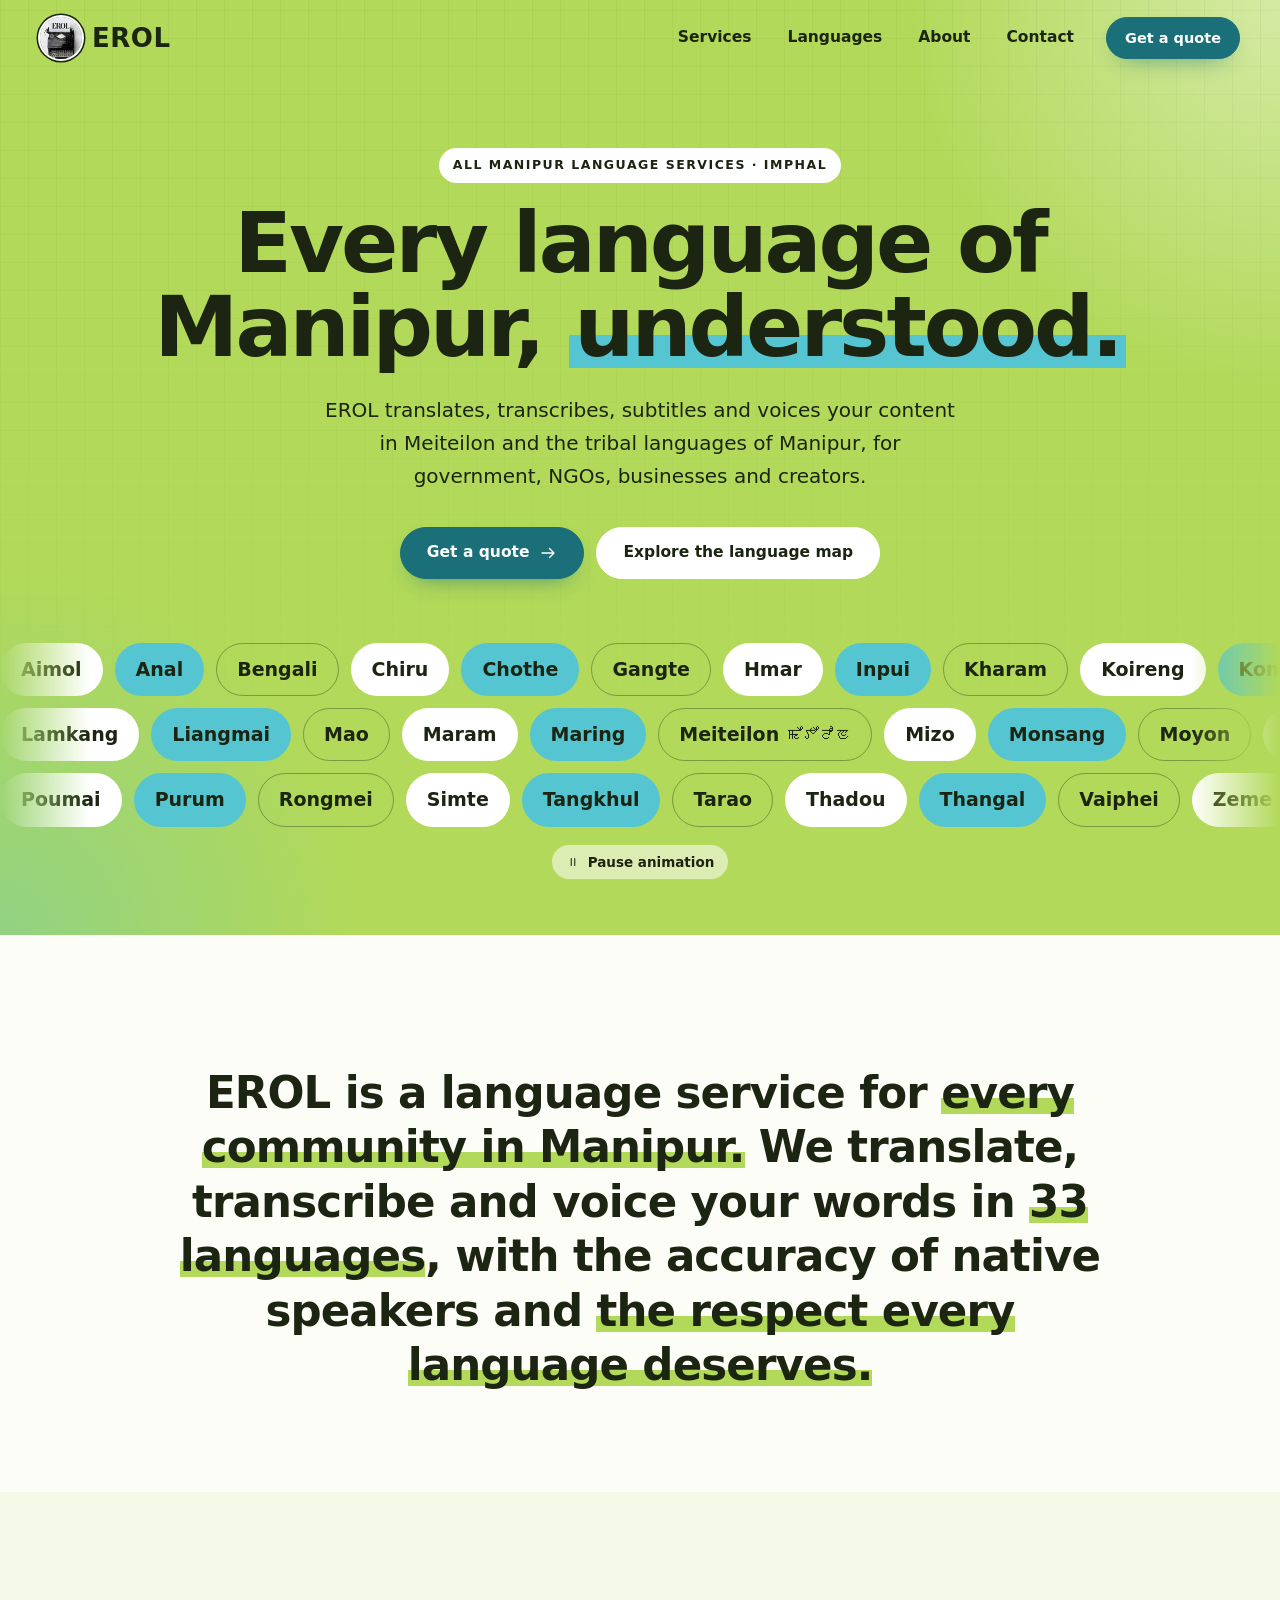
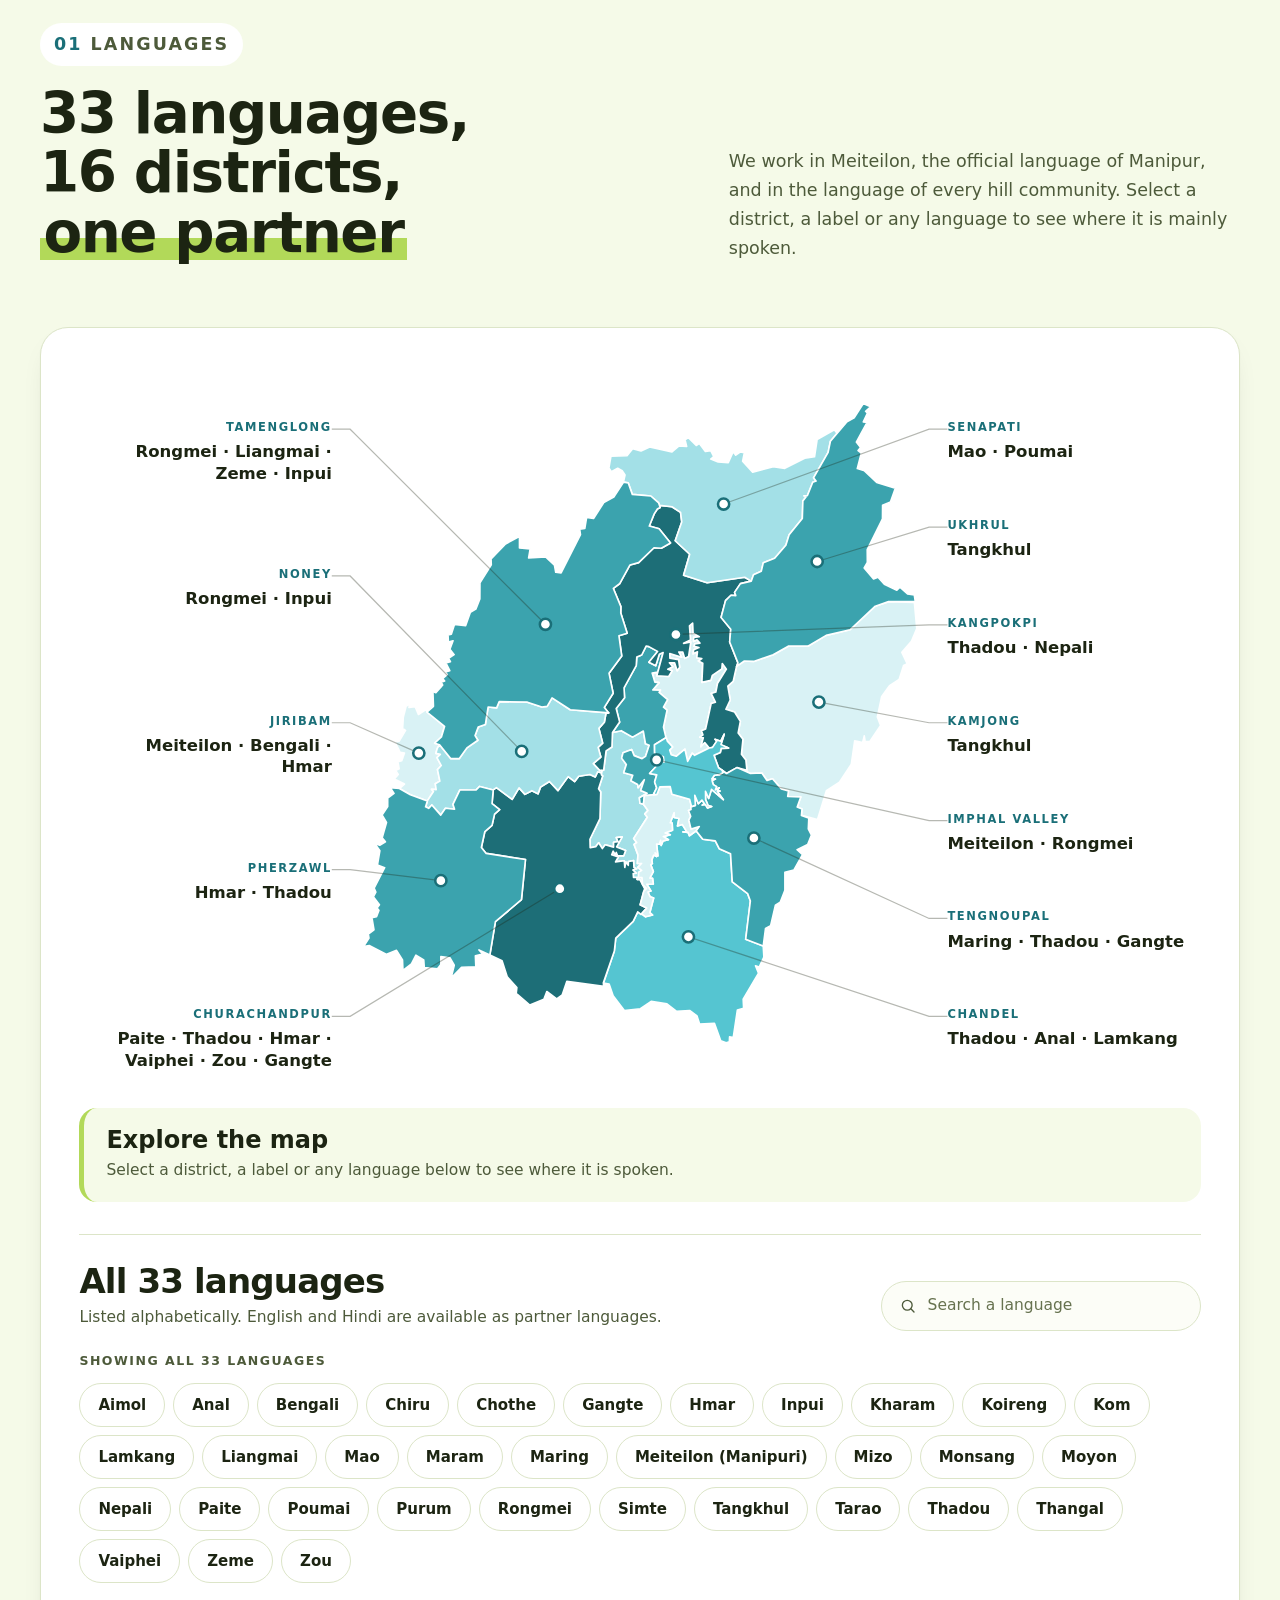
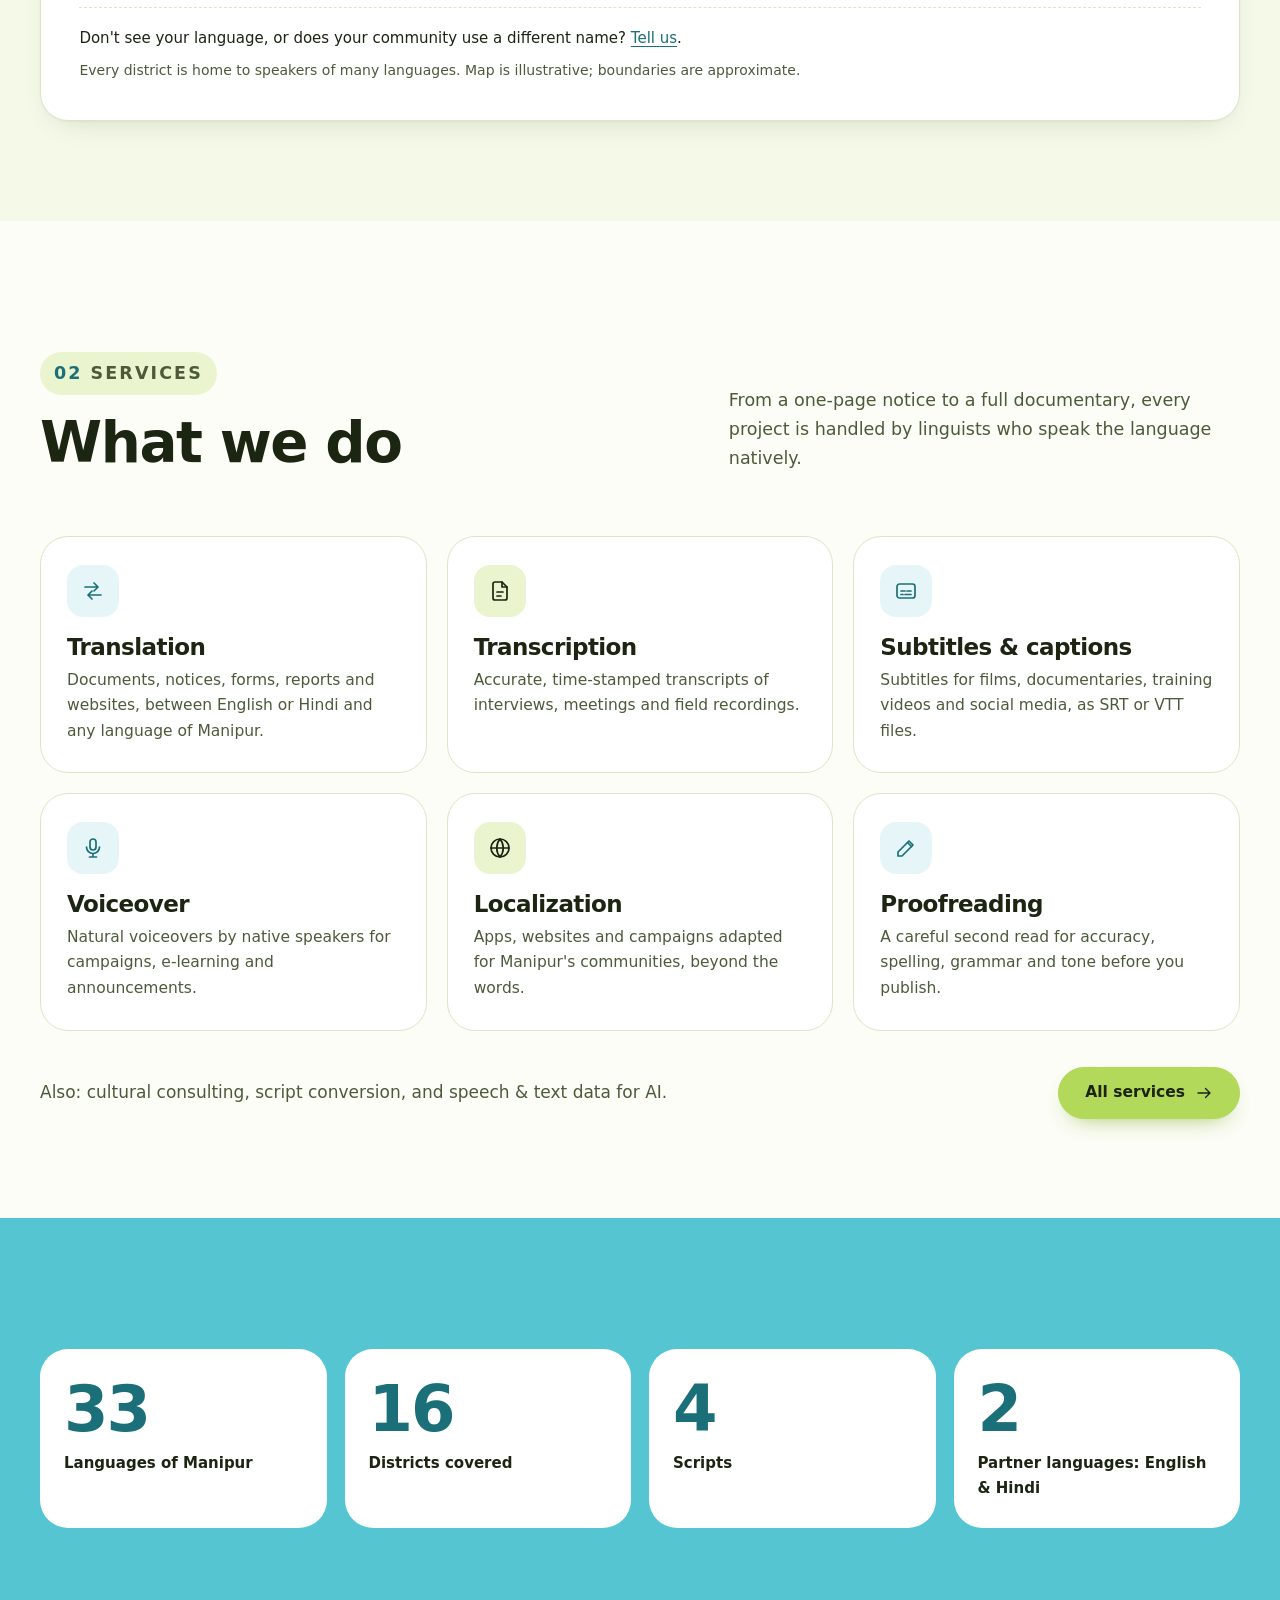
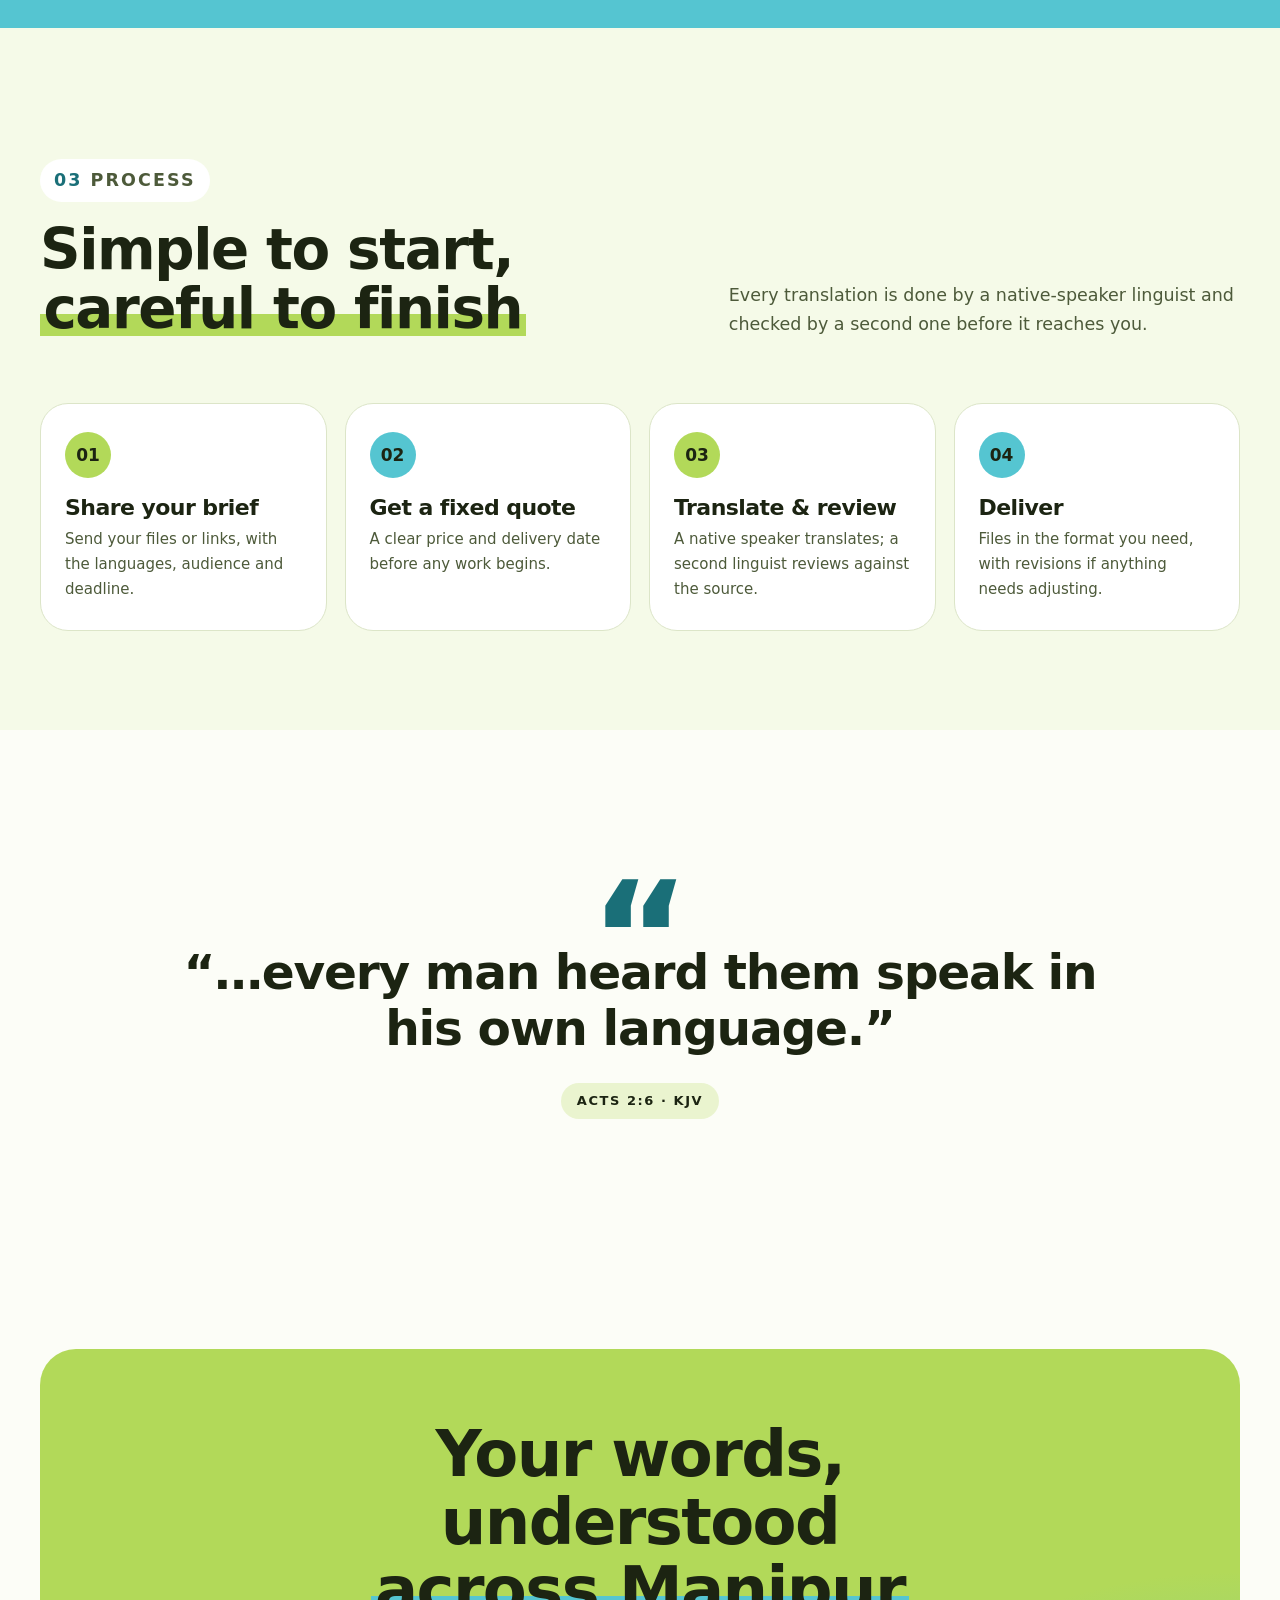
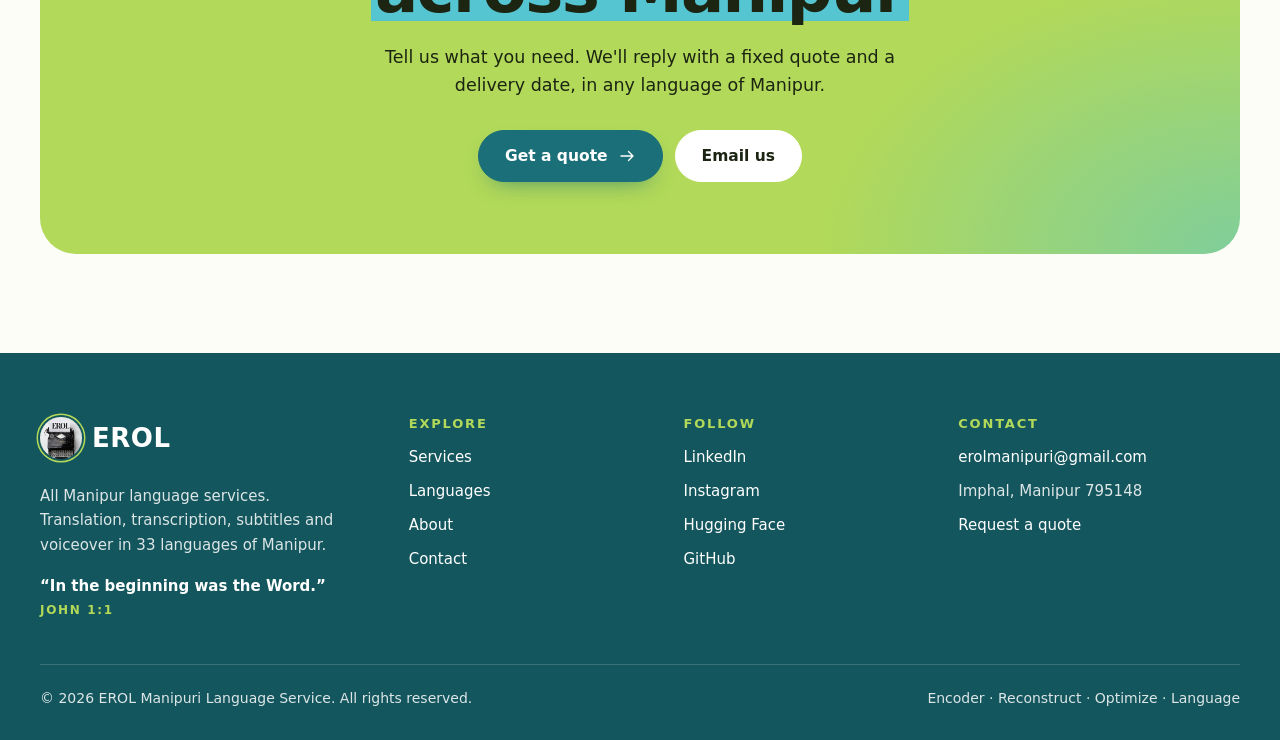
<file: index.html>
<!doctype html>
<html lang="en">
<head>
  <meta charset="utf-8">
  <meta name="viewport" content="width=device-width, initial-scale=1">
  <meta http-equiv="Content-Security-Policy" content="default-src 'self'; script-src 'self'; style-src 'self' https://fonts.googleapis.com; font-src https://fonts.gstatic.com; img-src 'self' data:; connect-src https://formsubmit.co; form-action mailto: https://formsubmit.co; base-uri 'self'; object-src 'none'">
  <meta name="referrer" content="strict-origin-when-cross-origin">

  <title>EROL · All Manipur language services</title>
  <meta name="description" content="Translation, transcription, subtitles and voiceover in Meiteilon and the tribal languages of Manipur, including Tangkhul, Thadou, Rongmei, Paite, Hmar, Mao and Poumai. Based in Imphal.">
  <link rel="canonical" href="https://erolmni.github.io/">
  <meta name="theme-color" content="#b2d959">

  <link rel="icon" href="assets/favicon.png" type="image/png">
  <link rel="apple-touch-icon" href="assets/apple-touch-icon.png">

  <meta property="og:type" content="website">
  <meta property="og:site_name" content="EROL">
  <meta property="og:locale" content="en_IN">
  <meta property="og:url" content="https://erolmni.github.io/">
  <meta property="og:title" content="EROL · All Manipur language services">
  <meta property="og:description" content="Translation, transcription, subtitles and voiceover in Meiteilon and the tribal languages of Manipur, including Tangkhul, Thadou, Rongmei, Paite, Hmar, Mao and Poumai. Based in Imphal.">
  <meta property="og:image" content="https://erolmni.github.io/assets/og-image.jpg">
  <meta property="og:image:width" content="1200">
  <meta property="og:image:height" content="630">
  <meta property="og:image:alt" content="EROL: every language of Manipur">
  <meta name="twitter:card" content="summary_large_image">

  <link rel="preconnect" href="https://fonts.googleapis.com">
  <link rel="preconnect" href="https://fonts.gstatic.com" crossorigin>
  <link rel="stylesheet" href="https://fonts.googleapis.com/css2?family=Bricolage+Grotesque:opsz,wght@12..96,600;12..96,700;12..96,800&family=DM+Sans:opsz,wght@9..40,400;9..40,500;9..40,600;9..40,700&display=swap">
  <link rel="stylesheet" href="https://fonts.googleapis.com/css2?family=Noto+Sans+Meetei+Mayek:wght@500&display=swap&text=%EA%AF%83%EA%AF%A9%EA%AF%87%EA%AF%82%EA%AF%A3%EA%AF%9F">
  <script type="application/ld+json">
  {
    "@context": "https://schema.org",
    "@type": "ProfessionalService",
    "name": "EROL Manipuri Language Service",
    "alternateName": "EROL",
    "url": "https://erolmni.github.io/",
    "logo": "https://erolmni.github.io/assets/apple-touch-icon.png",
    "image": "https://erolmni.github.io/assets/og-image.jpg",
    "description": "Translation, transcription, subtitling, voiceover and localization in Meiteilon (Manipuri) and the tribal languages of Manipur.",
    "email": "erolmanipuri@gmail.com",
    "foundingDate": "2025",
    "address": {
      "@type": "PostalAddress",
      "addressLocality": "Imphal",
      "addressRegion": "Manipur",
      "postalCode": "795148",
      "addressCountry": "IN"
    },
    "areaServed": { "@type": "State", "name": "Manipur" },
    "knowsLanguage": ["Meitei", "Aimol", "Anal", "Bengali", "Chiru", "Chothe", "Gangte", "Hmar", "Inpui", "Kharam", "Koireng", "Kom", "Lamkang", "Liangmai", "Mao", "Maram", "Maring", "Mizo", "Monsang", "Moyon", "Nepali", "Paite", "Poumai", "Purum", "Rongmei", "Simte", "Tangkhul", "Tarao", "Thadou", "Thangal", "Vaiphei", "Zeme", "Zou", "English", "Hindi"],
    "sameAs": [
      "https://www.linkedin.com/company/erolmni",
      "https://www.instagram.com/erolmni/",
      "https://huggingface.co/erolmni",
      "https://github.com/erolmni"
    ]
  }
  </script>
  <link rel="stylesheet" href="css/styles.css?v=f0e158a8">
  <script src="js/main.js?v=e89922f9" defer></script>
</head>
<body>
  <svg class="sprite" aria-hidden="true" focusable="false">
    <symbol id="i-arrow" viewBox="0 0 24 24"><path d="M4 12h16M14 6l6 6-6 6"/></symbol>
    <symbol id="i-pause" viewBox="0 0 24 24"><path d="M9 6v12M15 6v12"/></symbol>
    <symbol id="i-play" viewBox="0 0 24 24"><path d="M8 5.5v13l10-6.5-10-6.5z"/></symbol>
    <symbol id="i-search" viewBox="0 0 24 24"><circle cx="11" cy="11" r="6.5"/><path d="M20 20l-4.2-4.2"/></symbol>
    <symbol id="i-copy" viewBox="0 0 24 24"><rect x="8.5" y="8.5" width="11" height="11" rx="2.2"/><path d="M15.5 8.5V6.7a2.2 2.2 0 0 0-2.2-2.2H6.7a2.2 2.2 0 0 0-2.2 2.2v6.6a2.2 2.2 0 0 0 2.2 2.2h1.8"/></symbol>
    <symbol id="i-close" viewBox="0 0 24 24"><path d="M6 6l12 12M18 6L6 18"/></symbol>
    <symbol id="i-check" viewBox="0 0 24 24"><path d="M5 12.5l4.5 4.5L19 7.5"/></symbol>
    <symbol id="i-swap" viewBox="0 0 24 24"><path d="M4 8h13M13 4l4 4-4 4"/><path d="M20 16H7m4-4-4 4 4 4"/></symbol>
    <symbol id="i-file" viewBox="0 0 24 24"><path d="M14 3H7a2 2 0 0 0-2 2v14a2 2 0 0 0 2 2h10a2 2 0 0 0 2-2V8l-5-5z"/><path d="M14 3v5h5M9 13h6M9 17h4"/></symbol>
    <symbol id="i-captions" viewBox="0 0 24 24"><rect x="3" y="5" width="18" height="14" rx="2.5"/><path d="M7 12h4m2 0h4M7 15.5h2m2 0h6"/></symbol>
    <symbol id="i-mic" viewBox="0 0 24 24"><rect x="9" y="3" width="6" height="11" rx="3"/><path d="M5.5 11a6.5 6.5 0 0 0 13 0M12 17.5V21M8.5 21h7"/></symbol>
    <symbol id="i-globe" viewBox="0 0 24 24"><circle cx="12" cy="12" r="9"/><path d="M3 12h18M12 3a14 14 0 0 1 0 18M12 3a14 14 0 0 0 0 18"/></symbol>
    <symbol id="i-pen" viewBox="0 0 24 24"><path d="M4 20h4L19 9l-4-4L4 16v4z"/><path d="M13.5 6.5l4 4"/></symbol>
    <symbol id="i-users" viewBox="0 0 24 24"><circle cx="9" cy="8" r="3.2"/><path d="M3 19.5c0-3.3 2.7-5.5 6-5.5s6 2.2 6 5.5"/><path d="M15.5 4.9a3.2 3.2 0 0 1 0 6.2M17.5 14.3c2.1.6 3.5 2.6 3.5 5.2"/></symbol>
    <symbol id="i-shield" viewBox="0 0 24 24"><path d="M12 3l7.5 3v5.5c0 4.6-3.2 8.3-7.5 9.5-4.3-1.2-7.5-4.9-7.5-9.5V6L12 3z"/><path d="M8.8 12l2.2 2.2 4.3-4.4"/></symbol>
    <symbol id="i-list" viewBox="0 0 24 24"><path d="M9 6h11M9 12h11M9 18h11M4 6h.01M4 12h.01M4 18h.01"/></symbol>
    <symbol id="i-landmark" viewBox="0 0 24 24"><path d="M3 9.5L12 4l9 5.5M5 10v8M9.5 10v8M14.5 10v8M19 10v8M3 20.5h18"/></symbol>
    <symbol id="i-heart" viewBox="0 0 24 24"><path d="M12 20s-7.5-4.6-7.5-10.2A4.3 4.3 0 0 1 12 7.3a4.3 4.3 0 0 1 7.5 2.5C19.5 15.4 12 20 12 20z"/><path d="M8.5 12h2l1-2 1.5 4 1-2h1.5"/></symbol>
    <symbol id="i-book" viewBox="0 0 24 24"><path d="M4 5.5A2.5 2.5 0 0 1 6.5 3H20v15H6.5A2.5 2.5 0 0 0 4 20.5v-15z"/><path d="M4 20.5A2.5 2.5 0 0 1 6.5 18H20v3H6.5"/></symbol>
    <symbol id="i-hands" viewBox="0 0 24 24"><circle cx="8" cy="7" r="2.5"/><circle cx="16" cy="7" r="2.5"/><path d="M3.5 19c0-3 2-5.5 4.5-5.5s4 1.6 4 1.6 1.5-1.6 4-1.6 4.5 2.5 4.5 5.5"/></symbol>
    <symbol id="i-scale" viewBox="0 0 24 24"><path d="M12 4v16M7 20h10M5 7h14"/><path d="M5 7l-3 6a3 3 0 0 0 6 0L5 7zM19 7l-3 6a3 3 0 0 0 6 0l-3-6z"/></symbol>
    <symbol id="i-film" viewBox="0 0 24 24"><rect x="3" y="4" width="18" height="16" rx="2.5"/><path d="M7 4v16M17 4v16M3 9h4m10 0h4M3 15h4m10 0h4"/></symbol>
    <symbol id="i-bag" viewBox="0 0 24 24"><path d="M5 8h14l-1 12H6L5 8z"/><path d="M9 8V6.5a3 3 0 0 1 6 0V8"/></symbol>
    <symbol id="i-chip" viewBox="0 0 24 24"><rect x="6" y="6" width="12" height="12" rx="2"/><path d="M9.5 9.5h5v5h-5zM9 3v3m6-3v3M9 18v3m6-3v3M3 9h3m-3 6h3m12-6h3m-3 6h3"/></symbol>
    <symbol id="i-linkedin" viewBox="0 0 24 24"><rect x="3" y="3" width="18" height="18" rx="3.5"/><path d="M8 10.5V16M8 7.8v.01M11.5 16v-5.5M11.5 13c0-1.6 1-2.6 2.4-2.6 1.4 0 2.1.9 2.1 2.6V16"/></symbol>
    <symbol id="i-instagram" viewBox="0 0 24 24"><rect x="3.5" y="3.5" width="17" height="17" rx="5"/><circle cx="12" cy="12" r="3.8"/><path d="M17 7h.01"/></symbol>
    <symbol id="i-github" viewBox="0 0 24 24"><path d="M9 19c-4 1.3-4-2-5.6-2.5M14.6 21v-3.4c0-1 .1-1.4-.5-2 2.8-.3 5.4-1.4 5.4-6 0-1.2-.4-2.3-1.2-3.2.1-.3.5-1.5-.1-3.1 0 0-1-.3-3.3 1.2a11.4 11.4 0 0 0-6 0C6.6 3 5.6 3.3 5.6 3.3c-.6 1.6-.2 2.8-.1 3.1-.8.9-1.2 2-1.2 3.2 0 4.6 2.6 5.7 5.4 6-.6.6-.6 1.2-.5 2V21"/></symbol>
    <symbol id="i-hf" viewBox="0 0 24 24"><circle cx="12" cy="12" r="8.5"/><path d="M8.6 10.2v.01M15.4 10.2v.01M8.5 14c1 1.4 2.2 2 3.5 2s2.5-.6 3.5-2"/></symbol>
  </svg>

  <a class="skip-link" href="#main">Skip to content</a>

  <header class="header" id="header">
    <div class="container header-inner">
      <a class="brand" href="./" aria-label="EROL home">
        <img class="brand-mark" src="assets/erol-mark.jpg" alt="" width="42" height="42">
        <span class="brand-name">EROL</span>
      </a>
      <nav class="nav" id="menu" aria-label="Main">
        <ul class="nav-links">
          <li><a href="services.html">Services</a></li>
          <li><a href="#languages">Languages</a></li>
          <li><a href="about.html">About</a></li>
          <li><a href="contact.html">Contact</a></li>
        </ul>
      </nav>
      <a class="btn btn-teal btn-sm header-cta" href="contact.html">Get a quote</a>
      <button class="menu-toggle" id="menu-toggle" type="button" aria-expanded="false" aria-controls="menu">
        <span class="sr-only">Open menu</span>
        <span class="menu-toggle-bar" aria-hidden="true"></span>
        <span class="menu-toggle-bar" aria-hidden="true"></span>
        <span class="menu-toggle-bar" aria-hidden="true"></span>
      </button>
    </div>
  </header>

  <main id="main" tabindex="-1">
    <!-- Hero -->
    <section class="hero">
      <div class="container hero-inner">
        <p class="label">All Manipur language services · Imphal</p>
        <h1>Every language of Manipur, <em>understood.</em></h1>
        <p class="hero-lede">EROL translates, transcribes, subtitles and voices your content in Meiteilon and the tribal languages of Manipur, for government, NGOs, businesses and creators.</p>
        <div class="hero-actions">
          <a class="btn btn-solid" href="contact.html">Get a quote <svg class="icon" aria-hidden="true"><use href="#i-arrow"/></svg></a>
          <a class="btn btn-white" href="#languages">Explore the language map</a>
        </div>
      </div>

      <div class="weave" id="weave" aria-hidden="true">
        <div class="weave-row"><div class="weave-track"><div class="weave-set"><span class="weave-chip">Aimol</span><span class="weave-chip is-teal">Anal</span><span class="weave-chip is-line">Bengali</span><span class="weave-chip">Chiru</span><span class="weave-chip is-teal">Chothe</span><span class="weave-chip is-line">Gangte</span><span class="weave-chip">Hmar</span><span class="weave-chip is-teal">Inpui</span><span class="weave-chip is-line">Kharam</span><span class="weave-chip">Koireng</span><span class="weave-chip is-teal">Kom</span></div><div class="weave-set"><span class="weave-chip">Aimol</span><span class="weave-chip is-teal">Anal</span><span class="weave-chip is-line">Bengali</span><span class="weave-chip">Chiru</span><span class="weave-chip is-teal">Chothe</span><span class="weave-chip is-line">Gangte</span><span class="weave-chip">Hmar</span><span class="weave-chip is-teal">Inpui</span><span class="weave-chip is-line">Kharam</span><span class="weave-chip">Koireng</span><span class="weave-chip is-teal">Kom</span></div></div></div>
        <div class="weave-row"><div class="weave-track"><div class="weave-set"><span class="weave-chip">Lamkang</span><span class="weave-chip is-teal">Liangmai</span><span class="weave-chip is-line">Mao</span><span class="weave-chip">Maram</span><span class="weave-chip is-teal">Maring</span><span class="weave-chip is-line">Meiteilon <span lang="mni-Mtei">&#xABC3;&#xABE9;&#xABC7;&#xABE9;&#xABC2;&#xABE3;&#xABDF;</span></span><span class="weave-chip">Mizo</span><span class="weave-chip is-teal">Monsang</span><span class="weave-chip is-line">Moyon</span><span class="weave-chip">Nepali</span><span class="weave-chip is-teal">Paite</span></div><div class="weave-set"><span class="weave-chip">Lamkang</span><span class="weave-chip is-teal">Liangmai</span><span class="weave-chip is-line">Mao</span><span class="weave-chip">Maram</span><span class="weave-chip is-teal">Maring</span><span class="weave-chip is-line">Meiteilon <span lang="mni-Mtei">&#xABC3;&#xABE9;&#xABC7;&#xABE9;&#xABC2;&#xABE3;&#xABDF;</span></span><span class="weave-chip">Mizo</span><span class="weave-chip is-teal">Monsang</span><span class="weave-chip is-line">Moyon</span><span class="weave-chip">Nepali</span><span class="weave-chip is-teal">Paite</span></div></div></div>
        <div class="weave-row"><div class="weave-track"><div class="weave-set"><span class="weave-chip">Poumai</span><span class="weave-chip is-teal">Purum</span><span class="weave-chip is-line">Rongmei</span><span class="weave-chip">Simte</span><span class="weave-chip is-teal">Tangkhul</span><span class="weave-chip is-line">Tarao</span><span class="weave-chip">Thadou</span><span class="weave-chip is-teal">Thangal</span><span class="weave-chip is-line">Vaiphei</span><span class="weave-chip">Zeme</span><span class="weave-chip is-teal">Zou</span></div><div class="weave-set"><span class="weave-chip">Poumai</span><span class="weave-chip is-teal">Purum</span><span class="weave-chip is-line">Rongmei</span><span class="weave-chip">Simte</span><span class="weave-chip is-teal">Tangkhul</span><span class="weave-chip is-line">Tarao</span><span class="weave-chip">Thadou</span><span class="weave-chip is-teal">Thangal</span><span class="weave-chip is-line">Vaiphei</span><span class="weave-chip">Zeme</span><span class="weave-chip is-teal">Zou</span></div></div></div>
      </div>
      <button class="weave-toggle" id="weave-toggle" type="button" aria-pressed="false">
        <svg class="icon icon-pause" aria-hidden="true"><use href="#i-pause"/></svg>
        <svg class="icon icon-play" aria-hidden="true"><use href="#i-play"/></svg>
        <span>Pause animation</span>
      </button>
    </section>

    <!-- Manifesto -->
    <section class="section" id="manifesto" aria-label="About EROL in brief">
      <div class="container">
        <p class="manifesto reveal">EROL is a language service for <strong>every community in Manipur.</strong> We translate, transcribe and voice your words in <strong>33 languages</strong>, with the accuracy of native speakers and <strong>the respect every language deserves.</strong></p>
      </div>
    </section>

    <!-- Languages & map -->
    <section class="section section-soft" id="languages" aria-labelledby="languages-title">
      <div class="container">
        <header class="section-head reveal">
          <div>
            <p class="label"><b>01</b> Languages</p>
            <h2 id="languages-title">33 languages, 16 districts, <em>one partner</em></h2>
          </div>
          <p>We work in Meiteilon, the official language of Manipur, and in the language of every hill community. Select a district, a label or any language to see where it is mainly spoken.</p>
        </header>

        <div class="explorer reveal">
          <div class="map-frame" id="map-frame">
            <svg class="map" id="map" viewBox="0 0 520 599" role="img" aria-labelledby="map-title map-desc">
              <title id="map-title">Map of Manipur's 16 districts</title>
              <desc id="map-desc">The districts of Manipur, with the main languages of each district listed beside the map.</desc>
              <path class="district" id="d-bishnupur" data-district="Bishnupur" d="M234.6 308.1L242.7 306.4L253.0 312.3L262.9 306.7L264.9 318.4L268.3 319.7L264.9 330.0L261.8 332.1L254.5 329.3L252.2 323.7L244.3 326.7L243.0 331.6L247.3 337.4L244.9 345.1L253.2 347.4L251.5 352.4L257.7 355.8L258.1 358.8L263.8 351.4L260.5 361.4L266.4 363.9L259.3 368.0L259.8 373.0L263.0 374.0L267.2 379.6L264.3 382.8L266.6 385.9L254.0 405.5L256.8 409.1L254.4 410.8L258.0 420.4L257.4 428.3L261.3 428.3L257.8 431.9L261.4 434.7L258.6 436.5L258.6 441.2L261.7 441.3L262.2 447.7L259.5 442.6L257.9 443.4L256.9 442.8L257.8 441.2L253.9 441.1L253.6 437.5L256.4 437.2L253.3 434.3L256.8 433.2L254.3 432.1L254.0 425.7L249.2 426.5L249.1 430.0L246.9 426.9L245.9 432.0L245.4 425.8L237.4 426.9L240.0 422.3L233.9 420.4L235.2 417.0L237.4 420.6L238.0 418.2L239.3 421.2L244.9 421.3L246.7 416.4L238.4 413.1L243.5 403.9L238.1 404.6L239.6 408.3L235.6 408.8L235.6 413.3L227.9 411.2L225.3 414.7L221.9 409.3L219.2 412.9L214.1 413.9L213.9 406.1L223.1 387.1L223.8 362.7L221.8 359.8L225.6 347.9L224.4 346.9L224.4 345.1L225.1 342.8L226.5 342.7L228.7 324.9L234.1 321.4L234.6 308.1ZM262.8 448.9L265.9 451.2L263.2 454.1L264.1 451.5L262.8 448.9Z"/>
              <path class="district" id="d-chandel" data-district="Chandel" d="M261.3 474.5L265.0 477.3L271.4 475.7L268.9 473.4L272.4 460.0L269.1 458.8L267.1 454.6L269.9 453.6L266.1 447.4L272.1 447.2L271.4 441.9L268.9 441.8L272.1 435.8L269.7 429.4L271.2 428.5L270.7 425.0L272.4 420.6L275.0 422.0L273.7 418.6L276.3 421.3L275.1 410.4L277.6 410.7L278.8 407.1L279.3 411.8L281.0 407.7L286.0 406.4L281.3 403.7L287.7 401.9L282.9 400.4L289.7 397.8L289.4 391.3L287.7 391.0L291.2 381.5L291.2 386.1L295.7 387.0L294.3 393.9L298.8 392.6L303.0 399.5L299.3 399.3L304.0 399.8L305.2 402.9L311.5 398.4L317.5 406.1L329.0 407.6L332.6 414.7L343.0 419.4L344.6 445.2L358.7 456.0L361.2 462.8L356.9 498.0L373.0 504.2L373.6 514.2L369.3 523.5L365.9 522.3L368.7 529.1L354.6 552.9L355.0 561.2L349.3 562.8L345.5 588.1L342.1 587.6L341.9 592.1L339.0 593.0L334.0 591.2L328.2 575.1L314.6 575.7L312.2 568.4L305.4 563.3L293.5 564.1L284.6 557.3L270.1 555.0L260.2 561.7L245.5 563.3L235.2 549.9L231.5 539.1L226.3 538.2L236.3 508.7L237.6 496.9L253.6 481.5L257.8 472.7L260.8 475.0L261.3 474.5Z"/>
              <path class="district" id="d-churachandpur" data-district="Churachandpur" d="M261.3 474.5L260.8 475.0L257.8 472.7L253.6 481.5L237.6 496.9L236.3 508.7L226.2 537.9L226.5 541.1L192.7 536.6L188.4 549.1L183.4 552.6L174.3 545.9L171.6 553.0L158.7 558.4L146.2 547.7L146.8 542.2L138.0 532.5L133.2 517.6L122.0 512.3L127.1 481.8L151.0 461.5L154.7 424.7L118.6 419.1L114.2 413.7L117.4 399.0L124.0 393.3L126.3 383.0L131.0 378.8L124.0 373.4L125.1 360.8L128.0 358.6L142.5 369.5L148.8 358.9L154.2 364.9L160.6 361.5L166.2 364.4L168.5 358.2L176.7 353.0L184.6 361.4L193.9 348.6L199.9 353.1L203.6 348.2L213.9 346.6L218.8 348.9L221.0 344.1L224.4 345.1L224.4 346.9L225.6 347.9L221.8 359.8L223.8 362.7L223.1 387.1L213.9 406.1L214.1 413.9L219.2 412.9L221.9 409.3L225.3 414.7L227.9 411.2L235.6 413.3L235.6 408.8L239.6 408.3L238.1 404.6L243.5 403.9L238.4 413.1L246.7 416.4L244.9 421.3L239.3 421.2L238.0 418.2L237.4 420.6L235.2 417.0L233.9 420.4L240.0 422.3L237.4 426.9L245.4 425.8L245.9 432.0L246.9 426.9L249.1 430.0L249.2 426.5L254.0 425.7L254.3 432.1L256.8 433.2L253.3 434.3L256.4 437.2L253.6 437.5L253.9 441.1L257.8 441.2L256.9 442.8L257.9 443.4L259.5 442.6L264.1 451.5L260.0 466.3L266.0 469.3L261.3 474.5Z"/>
              <path class="district" id="d-imphal-east" data-district="Imphal East" d="M283.6 312.9L281.4 303.1L284.7 287.6L281.4 284.8L285.2 277.8L277.4 271.3L278.6 269.1L271.6 269.0L277.4 262.3L273.5 261.8L271.0 253.5L276.3 252.6L275.3 256.0L286.2 256.6L289.4 251.4L285.4 250.0L290.0 247.7L286.8 244.0L291.6 244.1L294.0 251.3L296.3 248.2L295.3 241.1L287.3 239.8L287.2 235.5L298.1 238.9L295.4 234.1L299.2 234.3L300.9 240.0L304.5 238.2L306.5 224.9L299.9 226.2L306.2 223.0L305.3 210.2L308.2 207.5L308.6 217.0L314.3 220.1L309.2 220.7L309.0 224.5L312.2 222.9L314.9 226.0L310.1 226.7L309.5 228.9L314.0 230.1L309.2 232.0L308.6 235.8L312.6 234.0L312.0 239.4L316.6 240.1L313.5 242.4L317.5 244.4L316.7 262.0L324.9 260.2L326.3 255.6L335.0 249.7L335.4 244.8L339.2 249.9L331.1 262.8L329.5 270.9L325.2 272.2L329.1 280.2L325.2 281.5L320.1 304.9L316.3 306.4L317.7 310.3L314.9 312.4L318.0 312.9L315.7 321.1L319.3 317.3L323.4 322.3L310.0 329.0L307.8 327.1L303.6 334.6L301.1 323.4L293.1 329.9L288.5 328.5L287.1 324.1L289.8 321.4L285.0 316.0L283.6 312.9Z"/>
              <path class="district" id="d-imphal-west" data-district="Imphal West" d="M277.6 236.2L281.1 234.6L276.3 252.6L271.0 253.5L273.5 261.8L277.4 262.3L271.6 269.0L278.6 269.1L277.4 271.3L285.2 277.8L281.4 284.8L284.7 287.6L281.4 303.1L283.7 312.8L273.2 319.3L273.3 327.1L281.3 330.3L281.9 335.3L279.4 334.0L268.7 345.7L275.2 347.0L273.3 353.5L275.2 359.0L272.1 365.2L275.5 364.9L263.9 366.2L263.0 374.0L259.8 373.0L259.3 368.0L266.4 363.9L260.5 361.4L263.8 351.4L258.1 358.8L257.7 355.8L251.5 352.4L253.2 347.4L244.9 345.1L247.3 337.4L243.0 331.6L244.3 326.7L252.2 323.7L254.5 329.3L261.8 332.1L264.9 330.0L268.3 319.7L264.9 318.4L262.9 306.7L253.0 312.3L242.7 306.4L234.6 308.1L241.2 298.5L238.0 286.1L245.7 276.2L245.2 267.0L256.4 246.7L256.9 238.8L261.4 236.9L265.6 228.6L268.0 229.2L276.0 233.6L268.0 243.5L274.3 246.8L277.6 236.2Z"/>
              <path class="district" id="d-jiribam" data-district="Jiribam" d="M64.4 289.2L80.4 302.5L77.5 312.2L71.3 317.9L75.8 319.3L73.7 322.7L72.4 327.2L76.5 328.1L73.4 331.1L77.4 338.4L73.9 342.1L76.1 352.7L71.9 355.1L72.7 360.5L68.4 360.2L70.2 362.2L64.6 370.9L49.0 365.2L38.9 359.5L43.6 355.4L34.2 350.8L37.9 346.5L35.5 343.0L38.7 341.4L37.6 334.9L41.1 334.0L43.6 326.9L39.6 326.2L34.9 316.7L38.6 316.1L44.6 306.1L41.9 304.4L42.5 294.1L45.1 284.0L48.6 281.5L47.7 285.0L53.4 284.4L56.4 291.5L63.4 286.9L64.4 289.2Z"/>
              <path class="district" id="d-kakching" data-district="Kakching" d="M263.0 374.0L263.9 366.2L275.5 364.9L278.1 358.0L287.6 357.7L289.2 364.8L305.4 369.3L307.2 376.1L306.5 376.4L306.7 378.8L304.4 379.7L306.4 385.0L304.7 388.5L306.7 396.6L314.3 394.5L311.5 398.4L305.2 402.9L304.0 399.8L299.3 399.3L303.0 399.5L298.8 392.6L294.3 393.9L295.7 387.0L291.2 386.1L291.2 381.5L287.7 391.0L289.4 391.3L289.7 397.8L282.9 400.4L287.7 401.9L281.3 403.7L286.0 406.4L281.0 407.7L279.3 411.8L278.8 407.1L277.6 410.7L275.1 410.4L276.3 421.3L273.7 418.6L275.0 422.0L272.4 420.6L270.7 425.0L271.2 428.5L269.7 429.4L272.1 435.8L268.9 441.8L271.4 441.9L272.1 447.2L266.1 447.4L269.9 453.6L267.1 454.6L269.1 458.8L272.4 460.0L268.9 473.4L271.4 475.7L265.0 477.3L261.3 474.5L266.0 469.3L260.0 466.3L263.2 454.1L265.9 451.2L262.2 447.8L261.7 441.3L258.6 441.2L258.6 436.5L261.4 434.7L257.8 431.9L261.3 428.3L257.4 428.3L258.0 420.4L254.4 410.8L256.8 409.1L254.0 405.5L266.6 385.9L264.3 382.8L267.2 379.6L263.0 374.0Z"/>
              <path class="district" id="d-kamjong" data-district="Kamjong" d="M408.6 378.3L404.2 376.4L407.5 367.2L395.5 366.8L396.2 361.7L389.7 359.9L381.5 350.5L376.5 352.1L371.7 345.2L361.3 345.7L350.0 340.6L358.0 342.7L357.1 333.4L353.0 328.1L354.4 314.2L350.0 308.5L352.0 297.9L346.7 289.2L338.7 286.7L342.7 278.2L340.5 265.4L345.4 261.1L348.5 247.4L355.7 242.4L364.2 242.8L382.1 236.7L396.0 228.8L414.0 228.8L430.8 218.9L452.7 213.7L475.9 192.1L488.1 187.9L511.8 188.7L514.0 212.7L509.1 224.3L500.3 234.5L505.3 245.0L501.9 246.6L497.8 259.3L489.0 265.0L481.7 275.3L477.8 293.7L480.8 301.5L470.9 316.2L466.6 316.4L465.8 311.2L464.3 317.3L457.0 315.8L453.9 337.2L443.0 353.7L431.0 361.5L422.8 388.1L408.1 384.1L408.6 378.3Z"/>
              <path class="district" id="d-kangpokpi" data-district="Kangpokpi" d="M348.5 247.4L345.4 261.1L340.5 265.4L342.7 278.2L338.7 286.7L346.7 289.2L352.0 297.9L350.0 308.5L354.4 314.2L353.0 328.1L357.1 333.4L358.0 342.7L348.8 340.3L339.3 345.7L332.0 340.4L327.8 329.0L333.6 326.4L334.4 322.6L341.2 322.4L334.2 319.2L337.2 309.6L333.9 316.1L328.7 314.3L330.3 316.0L326.5 321.7L323.6 322.6L319.3 317.3L315.7 321.1L318.0 312.9L314.9 312.4L317.7 310.3L316.3 306.4L320.1 304.9L325.2 281.5L329.1 280.2L325.2 272.2L329.5 270.9L331.1 262.8L339.2 249.9L335.4 244.8L335.0 249.7L326.3 255.6L324.9 260.2L316.7 262.0L317.5 244.4L313.5 242.4L316.6 240.1L312.0 239.4L312.6 234.0L308.6 235.8L309.2 232.0L314.0 230.1L309.5 228.9L310.1 226.7L314.9 226.0L312.2 222.9L309.0 224.5L309.2 220.7L314.3 220.1L308.6 217.0L308.2 207.5L305.3 210.2L306.2 223.0L299.9 226.2L306.5 224.9L304.5 238.2L300.9 240.0L299.2 234.3L295.4 234.1L298.1 238.9L287.2 235.5L287.3 239.8L295.3 241.1L296.3 248.2L294.0 251.3L291.6 244.1L286.8 244.0L290.0 247.7L285.4 250.0L289.4 251.4L286.2 256.6L275.3 256.0L281.1 234.6L277.6 236.2L274.3 246.8L268.0 243.5L276.0 233.6L268.0 229.2L265.6 228.6L261.4 236.9L256.9 238.8L256.4 246.7L245.2 267.0L245.7 276.2L238.0 286.1L241.2 298.5L234.6 308.1L234.1 321.4L228.7 324.9L226.5 342.7L222.9 343.1L216.9 336.6L223.9 330.6L221.4 321.7L225.6 317.8L222.1 304.3L227.1 298.7L228.6 290.4L231.1 290.1L227.1 285.0L235.2 272.0L231.4 253.6L243.1 237.9L240.5 219.2L248.1 217.0L242.2 198.4L242.3 192.5L235.4 175.8L241.1 171.5L250.7 154.2L258.6 152.1L272.7 138.4L279.4 138.9L287.9 134.0L277.4 120.9L268.4 118.5L272.9 107.3L275.8 102.9L278.4 101.5L278.0 99.5L289.2 100.8L297.1 106.0L298.2 114.7L292.2 132.0L305.5 144.4L299.9 163.7L321.5 170.6L356.0 165.5L362.0 169.1L352.1 171.4L346.7 179.4L347.8 182.4L343.4 182.0L338.4 187.0L334.3 202.3L343.2 213.3L342.2 224.9L349.8 244.1L348.5 247.4Z"/>
              <path class="district" id="d-noney" data-district="Noney" d="M75.8 319.3L86.2 332.1L93.8 332.1L100.9 322.2L111.0 315.2L108.4 310.9L111.3 303.1L117.9 300.7L120.4 284.7L128.2 285.5L130.6 279.7L156.5 280.2L169.7 284.7L174.6 284.1L179.1 276.3L195.8 287.2L231.1 290.0L228.6 290.4L227.1 298.7L222.1 304.3L225.6 317.8L221.4 321.7L223.9 330.6L216.9 336.6L222.9 343.1L225.1 342.8L224.4 345.2L221.0 344.1L218.8 348.9L213.9 346.6L203.6 348.2L199.9 353.1L193.9 348.6L184.6 361.4L176.7 353.0L168.5 358.2L166.2 364.4L160.6 361.5L154.2 364.9L148.8 358.9L142.5 369.5L128.0 358.6L125.0 360.8L112.6 357.6L109.4 360.7L94.4 360.9L88.1 374.0L89.6 378.5L81.2 377.6L76.9 383.9L68.7 374.6L65.8 377.7L63.0 376.3L64.6 370.9L70.2 362.2L68.4 360.2L72.7 360.5L71.9 355.1L76.1 352.7L73.9 342.1L77.4 338.4L73.4 331.1L76.5 328.1L72.4 327.2L73.7 322.7L75.8 319.3Z"/>
              <path class="district" id="d-pherzawl" data-district="Pherzawl" d="M125.1 360.8L124.0 373.4L131.0 378.8L126.3 383.0L124.0 393.3L117.4 399.0L114.2 413.7L118.6 419.1L154.7 424.7L151.0 461.5L127.1 481.8L122.0 512.3L112.0 507.7L115.4 511.5L108.7 513.2L109.1 523.2L96.0 523.6L86.4 533.5L89.3 521.8L85.3 514.9L77.0 513.9L77.0 521.0L73.9 525.0L61.8 524.0L61.3 516.9L54.1 512.5L50.0 520.6L42.2 526.6L41.8 517.0L36.3 508.1L27.2 511.8L11.2 503.7L6.0 504.6L11.0 496.9L10.4 493.1L15.6 489.2L13.7 478.1L17.9 477.3L20.1 471.4L18.4 469.3L20.6 466.3L15.0 458.9L17.3 454.6L15.7 450.9L25.4 432.2L18.8 429.7L21.0 416.6L16.3 410.0L20.9 411.6L26.1 408.5L23.1 404.7L27.1 390.7L23.0 383.8L28.2 376.1L28.2 368.3L34.0 364.0L30.6 358.8L38.9 359.5L49.0 365.2L64.6 370.9L63.0 376.3L65.8 377.7L68.7 374.6L76.9 383.9L81.2 377.6L89.6 378.5L88.1 374.0L94.4 360.9L109.4 360.7L112.6 357.6L125.1 360.8Z"/>
              <path class="district" id="d-senapati" data-district="Senapati" d="M434.7 40.6L432.6 50.9L419.2 74.2L421.5 77.2L418.5 78.3L413.5 90.7L410.5 90.8L412.4 91.7L409.4 95.6L408.9 111.6L396.8 126.5L393.8 136.2L383.5 148.0L373.1 152.1L371.2 160.1L364.1 163.2L362.0 169.1L356.0 165.5L321.5 170.6L299.9 163.7L305.5 144.4L292.2 132.0L298.2 114.7L297.1 106.0L289.2 100.8L278.0 99.5L277.0 97.3L269.7 90.9L252.8 89.4L249.1 78.9L244.7 78.0L246.1 71.6L243.5 67.7L239.4 65.4L233.6 68.5L231.3 65.2L233.2 54.3L247.9 53.9L253.1 47.4L260.8 49.6L268.7 45.9L289.2 50.5L295.7 44.9L302.7 45.3L301.2 39.2L304.3 37.3L311.5 44.5L314.4 42.6L319.9 50.0L324.8 49.2L327.6 54.7L324.8 57.0L331.6 59.6L340.9 60.4L345.4 50.3L347.8 53.4L351.7 50.5L355.7 51.1L354.1 58.9L363.3 69.1L382.2 64.0L392.8 65.5L411.1 56.3L420.1 54.9L422.5 39.1L438.3 30.1L440.8 33.4L434.7 40.6Z"/>
              <path class="district" id="d-tamenglong" data-district="Tamenglong" d="M268.4 118.5L277.4 120.9L287.9 134.0L279.4 138.9L272.7 138.4L258.6 152.1L250.7 154.2L241.1 171.5L235.4 175.8L242.3 192.5L242.2 198.4L248.1 217.0L240.5 219.2L243.1 237.9L231.4 253.6L235.2 272.0L227.1 285.0L231.0 290.0L195.8 287.2L179.1 276.3L174.6 284.1L169.7 284.7L156.5 280.2L130.6 279.7L128.2 285.5L120.4 284.7L117.9 300.7L111.3 303.1L108.4 310.9L111.0 315.2L100.9 322.2L93.8 332.1L86.2 332.1L75.8 319.3L71.3 317.9L77.5 312.2L80.4 302.5L64.2 289.4L70.2 284.0L69.7 270.5L72.4 271.5L78.7 264.5L77.3 261.8L80.5 260.8L78.6 258.5L82.8 254.9L81.2 252.4L85.2 251.3L81.6 244.2L85.8 243.1L84.1 239.9L89.2 236.6L85.3 231.6L88.2 223.8L83.9 225.0L83.6 218.6L86.6 217.9L89.5 208.8L99.8 209.9L104.1 197.6L109.1 194.8L112.8 185.5L112.9 170.7L123.3 154.0L123.1 148.7L136.4 134.9L148.6 128.3L144.0 121.8L149.2 128.6L149.2 138.7L159.0 139.4L157.6 147.8L173.2 146.8L181.3 154.4L182.5 160.9L187.4 161.5L205.2 126.3L204.5 121.5L209.2 120.6L210.8 110.7L217.2 111.6L226.6 96.9L235.8 91.9L244.8 78.2L249.1 78.9L252.8 89.4L269.7 90.9L277.0 97.3L278.4 101.5L275.8 102.9L272.9 107.3L268.4 118.5Z"/>
              <path class="district" id="d-tengnoupal" data-district="Tengnoupal" d="M350.0 340.6L361.3 345.7L371.7 345.2L376.5 352.1L381.5 350.5L389.7 359.9L396.2 361.7L395.5 366.8L407.5 367.2L404.2 376.4L408.6 378.3L408.1 384.2L417.1 387.5L414.8 387.8L414.4 396.6L417.3 402.2L413.8 410.9L404.1 415.7L409.1 420.3L401.1 434.4L392.9 436.4L392.9 453.0L388.6 463.9L384.2 466.7L379.8 485.5L375.1 488.1L373.0 504.2L356.9 498.0L361.2 462.8L358.7 456.0L344.6 445.2L343.0 419.4L332.6 414.7L329.0 407.6L317.5 406.1L311.5 398.4L314.3 394.5L306.7 396.6L304.7 388.5L306.4 385.0L304.4 379.7L306.7 378.8L306.5 376.4L310.7 375.0L310.2 365.8L313.4 373.5L316.7 370.1L318.9 373.3L317.0 374.7L319.8 374.1L321.9 377.4L325.7 376.0L322.4 375.2L320.1 369.7L320.0 362.0L322.9 368.6L325.5 360.3L336.4 369.7L330.7 362.0L333.3 361.9L331.1 361.0L332.6 358.8L329.0 360.9L330.2 357.8L327.1 355.9L326.0 352.2L329.1 350.8L325.8 350.8L328.2 347.3L332.8 346.8L336.2 344.7L335.0 342.5L339.3 345.7L348.8 340.3L350.0 340.6Z"/>
              <path class="district" id="d-thoubal" data-district="Thoubal" d="M275.5 364.9L272.1 365.2L275.2 359.0L273.3 353.5L275.2 347.0L268.7 345.7L279.4 334.0L281.9 335.2L281.3 330.3L273.3 327.1L273.2 319.3L284.0 312.7L285.0 316.0L289.8 321.4L287.1 324.1L288.5 328.5L293.1 329.9L301.1 323.4L303.6 334.6L307.8 327.1L310.0 329.0L323.4 322.3L326.5 321.7L330.3 316.0L328.7 314.3L333.9 316.1L337.2 309.6L334.2 319.2L341.2 322.4L334.4 322.6L333.6 326.4L327.8 329.0L332.0 340.4L335.0 342.5L336.2 344.7L332.8 346.8L328.2 347.3L325.8 350.8L329.1 350.8L326.0 352.2L327.1 355.9L330.2 357.8L329.0 360.9L332.6 358.8L331.1 361.0L333.3 361.9L330.7 362.0L336.4 369.7L325.5 360.3L322.9 368.6L320.0 362.0L320.1 369.7L322.4 375.2L325.7 376.0L321.9 377.4L319.8 374.1L317.0 374.7L318.9 373.3L316.7 370.1L313.4 373.5L310.2 365.8L310.7 375.0L307.2 376.1L305.4 369.3L289.2 364.8L287.6 357.7L278.1 358.0L275.5 364.9Z"/>
              <path class="district" id="d-ukhrul" data-district="Ukhrul" d="M488.1 187.9L475.9 192.1L452.7 213.7L430.8 218.9L414.0 228.8L396.0 228.8L382.1 236.7L364.2 242.8L355.7 242.4L348.5 247.4L349.8 244.1L342.2 224.9L343.2 213.3L334.3 202.4L338.4 187.0L343.4 182.0L347.8 182.4L346.7 179.4L352.1 171.4L362.0 169.1L364.1 163.2L371.2 160.1L373.1 152.1L383.5 148.0L393.8 136.2L396.8 126.5L408.9 111.6L409.4 95.6L412.4 91.7L410.5 90.8L413.5 90.7L418.5 78.3L421.5 77.2L419.2 74.2L432.6 50.9L434.7 40.6L449.9 22.7L456.5 19.1L464.9 6.0L471.6 9.0L467.0 13.1L468.7 14.8L464.9 22.9L470.8 23.6L468.0 24.0L458.5 41.4L462.4 46.4L460.1 49.2L463.1 51.4L459.4 65.7L466.0 67.8L477.2 78.4L494.3 83.8L489.9 96.3L482.6 99.5L482.5 112.0L468.5 140.2L468.6 152.0L465.7 156.9L474.3 167.1L478.4 165.5L484.2 171.9L495.7 177.4L498.5 174.6L505.5 180.8L511.7 181.7L512.6 187.6L488.1 187.9Z"/>
            </svg>
            <svg class="map-leaders" viewBox="0 0 1100 700" aria-hidden="true" focusable="false">
              <polyline class="leader" data-group="tamenglong" points="248,62.0 266,62.0 457.6,253.4"/>
              <circle class="pin" data-group="tamenglong" cx="457.6" cy="253.4" r="5.5"/>
              <polyline class="leader" data-group="noney" points="248,206.0 266,206.0 434.3,378.1"/>
              <circle class="pin" data-group="noney" cx="434.3" cy="378.1" r="5.5"/>
              <polyline class="leader" data-group="jiribam" points="248,350.0 266,350.0 333.4,379.8"/>
              <circle class="pin" data-group="jiribam" cx="333.4" cy="379.8" r="5.5"/>
              <polyline class="leader" data-group="pherzawl" points="248,494.0 266,494.0 355.0,504.9"/>
              <circle class="pin" data-group="pherzawl" cx="355.0" cy="504.9" r="5.5"/>
              <polyline class="leader" data-group="churachandpur" points="248,638.0 266,638.0 471.7,512.8"/>
              <circle class="pin" data-group="churachandpur" cx="471.7" cy="512.8" r="5.5"/>
              <polyline class="leader" data-group="senapati" points="852,62.0 834,62.0 632.4,135.4"/>
              <circle class="pin" data-group="senapati" cx="632.4" cy="135.4" r="5.5"/>
              <polyline class="leader" data-group="ukhrul" points="852,158.0 834,158.0 724.2,191.8"/>
              <circle class="pin" data-group="ukhrul" cx="724.2" cy="191.8" r="5.5"/>
              <polyline class="leader" data-group="kangpokpi" points="852,254.0 834,254.0 585.6,263.4"/>
              <circle class="pin" data-group="kangpokpi" cx="585.6" cy="263.4" r="5.5"/>
              <polyline class="leader" data-group="kamjong" points="852,350.0 834,350.0 725.9,329.7"/>
              <circle class="pin" data-group="kamjong" cx="725.9" cy="329.7" r="5.5"/>
              <polyline class="leader" data-group="valley" points="852,446.0 834,446.0 566.7,386.4"/>
              <circle class="pin" data-group="valley" cx="566.7" cy="386.4" r="5.5"/>
              <polyline class="leader" data-group="tengnoupal" points="852,542.0 834,542.0 662.1,463.1"/>
              <circle class="pin" data-group="tengnoupal" cx="662.1" cy="463.1" r="5.5"/>
              <polyline class="leader" data-group="chandel" points="852,638.0 834,638.0 597.9,560.0"/>
              <circle class="pin" data-group="chandel" cx="597.9" cy="560.0" r="5.5"/>
            </svg>

            <ul class="callouts" aria-label="Main languages by district">
              <li class="callout callout-left" data-group="tamenglong"><button type="button" class="callout-btn" data-group="tamenglong" aria-pressed="false"><span class="callout-name">Tamenglong</span><span class="callout-langs">Rongmei&nbsp;· Liangmai&nbsp;· Zeme&nbsp;· Inpui</span></button></li>
              <li class="callout callout-left" data-group="noney"><button type="button" class="callout-btn" data-group="noney" aria-pressed="false"><span class="callout-name">Noney</span><span class="callout-langs">Rongmei&nbsp;· Inpui</span></button></li>
              <li class="callout callout-left" data-group="jiribam"><button type="button" class="callout-btn" data-group="jiribam" aria-pressed="false"><span class="callout-name">Jiribam</span><span class="callout-langs">Meiteilon&nbsp;· Bengali&nbsp;· Hmar</span></button></li>
              <li class="callout callout-left" data-group="pherzawl"><button type="button" class="callout-btn" data-group="pherzawl" aria-pressed="false"><span class="callout-name">Pherzawl</span><span class="callout-langs">Hmar&nbsp;· Thadou</span></button></li>
              <li class="callout callout-left" data-group="churachandpur"><button type="button" class="callout-btn" data-group="churachandpur" aria-pressed="false"><span class="callout-name">Churachandpur</span><span class="callout-langs">Paite&nbsp;· Thadou&nbsp;· Hmar&nbsp;· Vaiphei&nbsp;· Zou&nbsp;· Gangte</span></button></li>
              <li class="callout" data-group="senapati"><button type="button" class="callout-btn" data-group="senapati" aria-pressed="false"><span class="callout-name">Senapati</span><span class="callout-langs">Mao&nbsp;· Poumai</span></button></li>
              <li class="callout" data-group="ukhrul"><button type="button" class="callout-btn" data-group="ukhrul" aria-pressed="false"><span class="callout-name">Ukhrul</span><span class="callout-langs">Tangkhul</span></button></li>
              <li class="callout" data-group="kangpokpi"><button type="button" class="callout-btn" data-group="kangpokpi" aria-pressed="false"><span class="callout-name">Kangpokpi</span><span class="callout-langs">Thadou&nbsp;· Nepali</span></button></li>
              <li class="callout" data-group="kamjong"><button type="button" class="callout-btn" data-group="kamjong" aria-pressed="false"><span class="callout-name">Kamjong</span><span class="callout-langs">Tangkhul</span></button></li>
              <li class="callout" data-group="valley"><button type="button" class="callout-btn" data-group="valley" aria-pressed="false"><span class="callout-name">Imphal valley</span><span class="callout-langs">Meiteilon&nbsp;· Rongmei</span><span class="callout-note">Imphal West, Imphal East, Thoubal, Bishnupur, Kakching</span></button></li>
              <li class="callout" data-group="tengnoupal"><button type="button" class="callout-btn" data-group="tengnoupal" aria-pressed="false"><span class="callout-name">Tengnoupal</span><span class="callout-langs">Maring&nbsp;· Thadou&nbsp;· Gangte</span></button></li>
              <li class="callout" data-group="chandel"><button type="button" class="callout-btn" data-group="chandel" aria-pressed="false"><span class="callout-name">Chandel</span><span class="callout-langs">Thadou&nbsp;· Anal&nbsp;· Lamkang</span></button></li>
            </ul>
          </div>

          <div class="map-info" aria-live="polite">
            <div class="map-info-body">
              <p class="map-info-title" id="map-info-title">Explore the map</p>
              <p class="map-info-text" id="map-info-main">Select a district, a label or any language below to see where it is spoken.</p>
              <p class="map-info-text" id="map-info-also" hidden></p>
            </div>
            <div class="map-info-actions">
              <a class="btn btn-solid btn-sm" id="map-info-cta" href="contact.html" hidden>Get a quote</a>
              <button class="btn btn-sm" id="map-info-clear" type="button" hidden><svg class="icon" aria-hidden="true"><use href="#i-close"/></svg> Clear</button>
            </div>
          </div>

          <div class="explorer-divider" aria-hidden="true"></div>

          <div class="lang-head">
            <div>
              <h3>All 33 languages</h3>
              <p>Listed alphabetically. English and Hindi are available as partner languages.</p>
            </div>
            <label class="search">
              <svg class="icon" aria-hidden="true"><use href="#i-search"/></svg>
              <span class="sr-only">Search languages</span>
              <input type="search" id="lang-search" placeholder="Search a language" autocomplete="off" aria-controls="lang-chips" aria-describedby="lang-count">
            </label>
          </div>

          <p class="lang-count" id="lang-count" aria-live="polite">Showing all 33 languages</p>
          <ul class="chips" id="lang-chips">
            <li><button type="button" class="chip" data-lang="Aimol" aria-pressed="false">Aimol</button></li>
            <li><button type="button" class="chip" data-lang="Anal" aria-pressed="false">Anal</button></li>
            <li><button type="button" class="chip" data-lang="Bengali" aria-pressed="false">Bengali</button></li>
            <li><button type="button" class="chip" data-lang="Chiru" aria-pressed="false">Chiru</button></li>
            <li><button type="button" class="chip" data-lang="Chothe" aria-pressed="false">Chothe</button></li>
            <li><button type="button" class="chip" data-lang="Gangte" aria-pressed="false">Gangte</button></li>
            <li><button type="button" class="chip" data-lang="Hmar" aria-pressed="false">Hmar</button></li>
            <li><button type="button" class="chip" data-lang="Inpui" data-aliases="Kabui" aria-pressed="false">Inpui</button></li>
            <li><button type="button" class="chip" data-lang="Kharam" aria-pressed="false">Kharam</button></li>
            <li><button type="button" class="chip" data-lang="Koireng" aria-pressed="false">Koireng</button></li>
            <li><button type="button" class="chip" data-lang="Kom" aria-pressed="false">Kom</button></li>
            <li><button type="button" class="chip" data-lang="Lamkang" data-aliases="Lamgang" aria-pressed="false">Lamkang</button></li>
            <li><button type="button" class="chip" data-lang="Liangmai" data-aliases="Liangmei" aria-pressed="false">Liangmai</button></li>
            <li><button type="button" class="chip" data-lang="Mao" aria-pressed="false">Mao</button></li>
            <li><button type="button" class="chip" data-lang="Maram" aria-pressed="false">Maram</button></li>
            <li><button type="button" class="chip" data-lang="Maring" aria-pressed="false">Maring</button></li>
            <li><button type="button" class="chip" data-lang="Meiteilon" data-aliases="Manipuri Meitei Meetei" aria-pressed="false">Meiteilon (Manipuri)</button></li>
            <li><button type="button" class="chip" data-lang="Mizo" data-aliases="Lushai" aria-pressed="false">Mizo</button></li>
            <li><button type="button" class="chip" data-lang="Monsang" aria-pressed="false">Monsang</button></li>
            <li><button type="button" class="chip" data-lang="Moyon" aria-pressed="false">Moyon</button></li>
            <li><button type="button" class="chip" data-lang="Nepali" aria-pressed="false">Nepali</button></li>
            <li><button type="button" class="chip" data-lang="Paite" aria-pressed="false">Paite</button></li>
            <li><button type="button" class="chip" data-lang="Poumai" data-aliases="Poula" aria-pressed="false">Poumai</button></li>
            <li><button type="button" class="chip" data-lang="Purum" aria-pressed="false">Purum</button></li>
            <li><button type="button" class="chip" data-lang="Rongmei" data-aliases="Kabui Ruangmei" aria-pressed="false">Rongmei</button></li>
            <li><button type="button" class="chip" data-lang="Simte" aria-pressed="false">Simte</button></li>
            <li><button type="button" class="chip" data-lang="Tangkhul" aria-pressed="false">Tangkhul</button></li>
            <li><button type="button" class="chip" data-lang="Tarao" aria-pressed="false">Tarao</button></li>
            <li><button type="button" class="chip" data-lang="Thadou" aria-pressed="false">Thadou</button></li>
            <li><button type="button" class="chip" data-lang="Thangal" data-aliases="Koirao" aria-pressed="false">Thangal</button></li>
            <li><button type="button" class="chip" data-lang="Vaiphei" aria-pressed="false">Vaiphei</button></li>
            <li><button type="button" class="chip" data-lang="Zeme" data-aliases="Zemei" aria-pressed="false">Zeme</button></li>
            <li><button type="button" class="chip" data-lang="Zou" aria-pressed="false">Zou</button></li>
          </ul>
          <p class="lang-empty" id="lang-empty" hidden>No match in our list, but we may still be able to help. <a href="contact.html">Ask us</a>.</p>

          <div class="explorer-foot">
            <p>Don't see your language, or does your community use a different name? <a href="contact.html">Tell us</a>.</p>
            <p>Every district is home to speakers of many languages. Map is illustrative; boundaries are approximate.</p>
          </div>
        </div>
      </div>
    </section>

    <!-- Services overview -->
    <section class="section" id="services" aria-labelledby="services-title">
      <div class="container">
        <header class="section-head reveal">
          <div>
            <p class="label"><b>02</b> Services</p>
            <h2 id="services-title">What we do</h2>
          </div>
          <p>From a one-page notice to a full documentary, every project is handled by linguists who speak the language natively.</p>
        </header>

        <ul class="tiles">
          <li class="tile reveal"><span class="tile-icon"><svg class="icon" aria-hidden="true"><use href="#i-swap"/></svg></span><h3>Translation</h3><p>Documents, notices, forms, reports and websites, between English or Hindi and any language of Manipur.</p></li>
          <li class="tile reveal"><span class="tile-icon"><svg class="icon" aria-hidden="true"><use href="#i-file"/></svg></span><h3>Transcription</h3><p>Accurate, time-stamped transcripts of interviews, meetings and field recordings.</p></li>
          <li class="tile reveal"><span class="tile-icon"><svg class="icon" aria-hidden="true"><use href="#i-captions"/></svg></span><h3>Subtitles &amp; captions</h3><p>Subtitles for films, documentaries, training videos and social media, as SRT or VTT files.</p></li>
          <li class="tile reveal"><span class="tile-icon"><svg class="icon" aria-hidden="true"><use href="#i-mic"/></svg></span><h3>Voiceover</h3><p>Natural voiceovers by native speakers for campaigns, e-learning and announcements.</p></li>
          <li class="tile reveal"><span class="tile-icon"><svg class="icon" aria-hidden="true"><use href="#i-globe"/></svg></span><h3>Localization</h3><p>Apps, websites and campaigns adapted for Manipur's communities, beyond the words.</p></li>
          <li class="tile reveal"><span class="tile-icon"><svg class="icon" aria-hidden="true"><use href="#i-pen"/></svg></span><h3>Proofreading</h3><p>A careful second read for accuracy, spelling, grammar and tone before you publish.</p></li>
        </ul>

        <div class="section-foot reveal">
          <p>Also: cultural consulting, script conversion, and speech &amp; text data for AI.</p>
          <a class="btn btn-solid" href="services.html">All services <svg class="icon" aria-hidden="true"><use href="#i-arrow"/></svg></a>
        </div>
      </div>
    </section>

    <!-- Numbers -->
    <section class="section section-teal" aria-label="EROL in numbers">
      <div class="container">
        <ul class="stats reveal">
          <li><strong>33</strong><span>Languages of Manipur</span></li>
          <li><strong>16</strong><span>Districts covered</span></li>
          <li><strong>4</strong><span>Scripts</span></li>
          <li><strong>2</strong><span>Partner languages: English &amp; Hindi</span></li>
        </ul>
      </div>
    </section>

    <!-- Process -->
    <section class="section section-soft" id="process" aria-labelledby="process-title">
      <div class="container">
        <header class="section-head reveal">
          <div>
            <p class="label"><b>03</b> Process</p>
            <h2 id="process-title">Simple to start, <em>careful to finish</em></h2>
          </div>
          <p>Every translation is done by a native-speaker linguist and checked by a second one before it reaches you.</p>
        </header>

        <ol class="grid-cells steps">
          <li class="cell reveal"><span class="step-num">01</span><h3>Share your brief</h3><p>Send your files or links, with the languages, audience and deadline.</p></li>
          <li class="cell reveal"><span class="step-num">02</span><h3>Get a fixed quote</h3><p>A clear price and delivery date before any work begins.</p></li>
          <li class="cell reveal"><span class="step-num">03</span><h3>Translate &amp; review</h3><p>A native speaker translates; a second linguist reviews against the source.</p></li>
          <li class="cell reveal"><span class="step-num">04</span><h3>Deliver</h3><p>Files in the format you need, with revisions if anything needs adjusting.</p></li>
        </ol>
      </div>
    </section>

    <section class="section verse" aria-label="Scripture">
      <figure class="container reveal">
        <blockquote>
          <p>&ldquo;&hellip;every man heard them speak in his own language.&rdquo;</p>
        </blockquote>
        <figcaption>Acts 2:6 &middot; KJV</figcaption>
      </figure>
    </section>

    <section class="section" aria-labelledby="cta-title">
      <div class="container">
        <div class="cta-card reveal">
          <h2 id="cta-title">Your words, understood <em>across Manipur</em></h2>
          <p>Tell us what you need. We'll reply with a fixed quote and a delivery date, in any language of Manipur.</p>
          <div class="hero-actions">
            <a class="btn btn-solid" href="contact.html">Get a quote <svg class="icon" aria-hidden="true"><use href="#i-arrow"/></svg></a>
            <a class="btn btn-white" href="mailto:erolmanipuri@gmail.com">Email us</a>
          </div>
        </div>
      </div>
    </section>
  </main>

  <footer class="footer">
    <div class="container footer-grid">
      <div class="footer-brand">
        <a class="brand" href="./" aria-label="EROL home">
          <img class="brand-mark" src="assets/erol-mark.jpg" alt="" width="42" height="42" loading="lazy">
          <span class="brand-name">EROL</span>
        </a>
        <p>All Manipur language services. Translation, transcription, subtitles and voiceover in 33 languages of Manipur.</p>
        <p class="footer-verse">&ldquo;In the beginning was the Word.&rdquo; <span>John 1:1</span></p>
      </div>
      <div class="footer-col">
        <h2>Explore</h2>
        <ul>
          <li><a href="services.html">Services</a></li>
          <li><a href="#languages">Languages</a></li>
          <li><a href="about.html">About</a></li>
          <li><a href="contact.html">Contact</a></li>
        </ul>
      </div>
      <div class="footer-col">
        <h2>Follow</h2>
        <ul>
          <li><a href="https://www.linkedin.com/company/erolmni" target="_blank" rel="noopener">LinkedIn</a></li>
          <li><a href="https://www.instagram.com/erolmni/" target="_blank" rel="noopener">Instagram</a></li>
          <li><a href="https://huggingface.co/erolmni" target="_blank" rel="noopener">Hugging Face</a></li>
          <li><a href="https://github.com/erolmni" target="_blank" rel="noopener">GitHub</a></li>
        </ul>
      </div>
      <div class="footer-col">
        <h2>Contact</h2>
        <ul>
          <li><a href="mailto:erolmanipuri@gmail.com">erolmanipuri@gmail.com</a></li>
          <li>Imphal, Manipur 795148</li>
          <li><a href="contact.html">Request a quote</a></li>
        </ul>
      </div>
    </div>
    <div class="container footer-bottom">
      <p>© <span id="year">2026</span> EROL Manipuri Language Service. All rights reserved.</p>
      <p>Encoder · Reconstruct · Optimize · Language</p>
    </div>
  </footer>
</body>
</html>
</file>
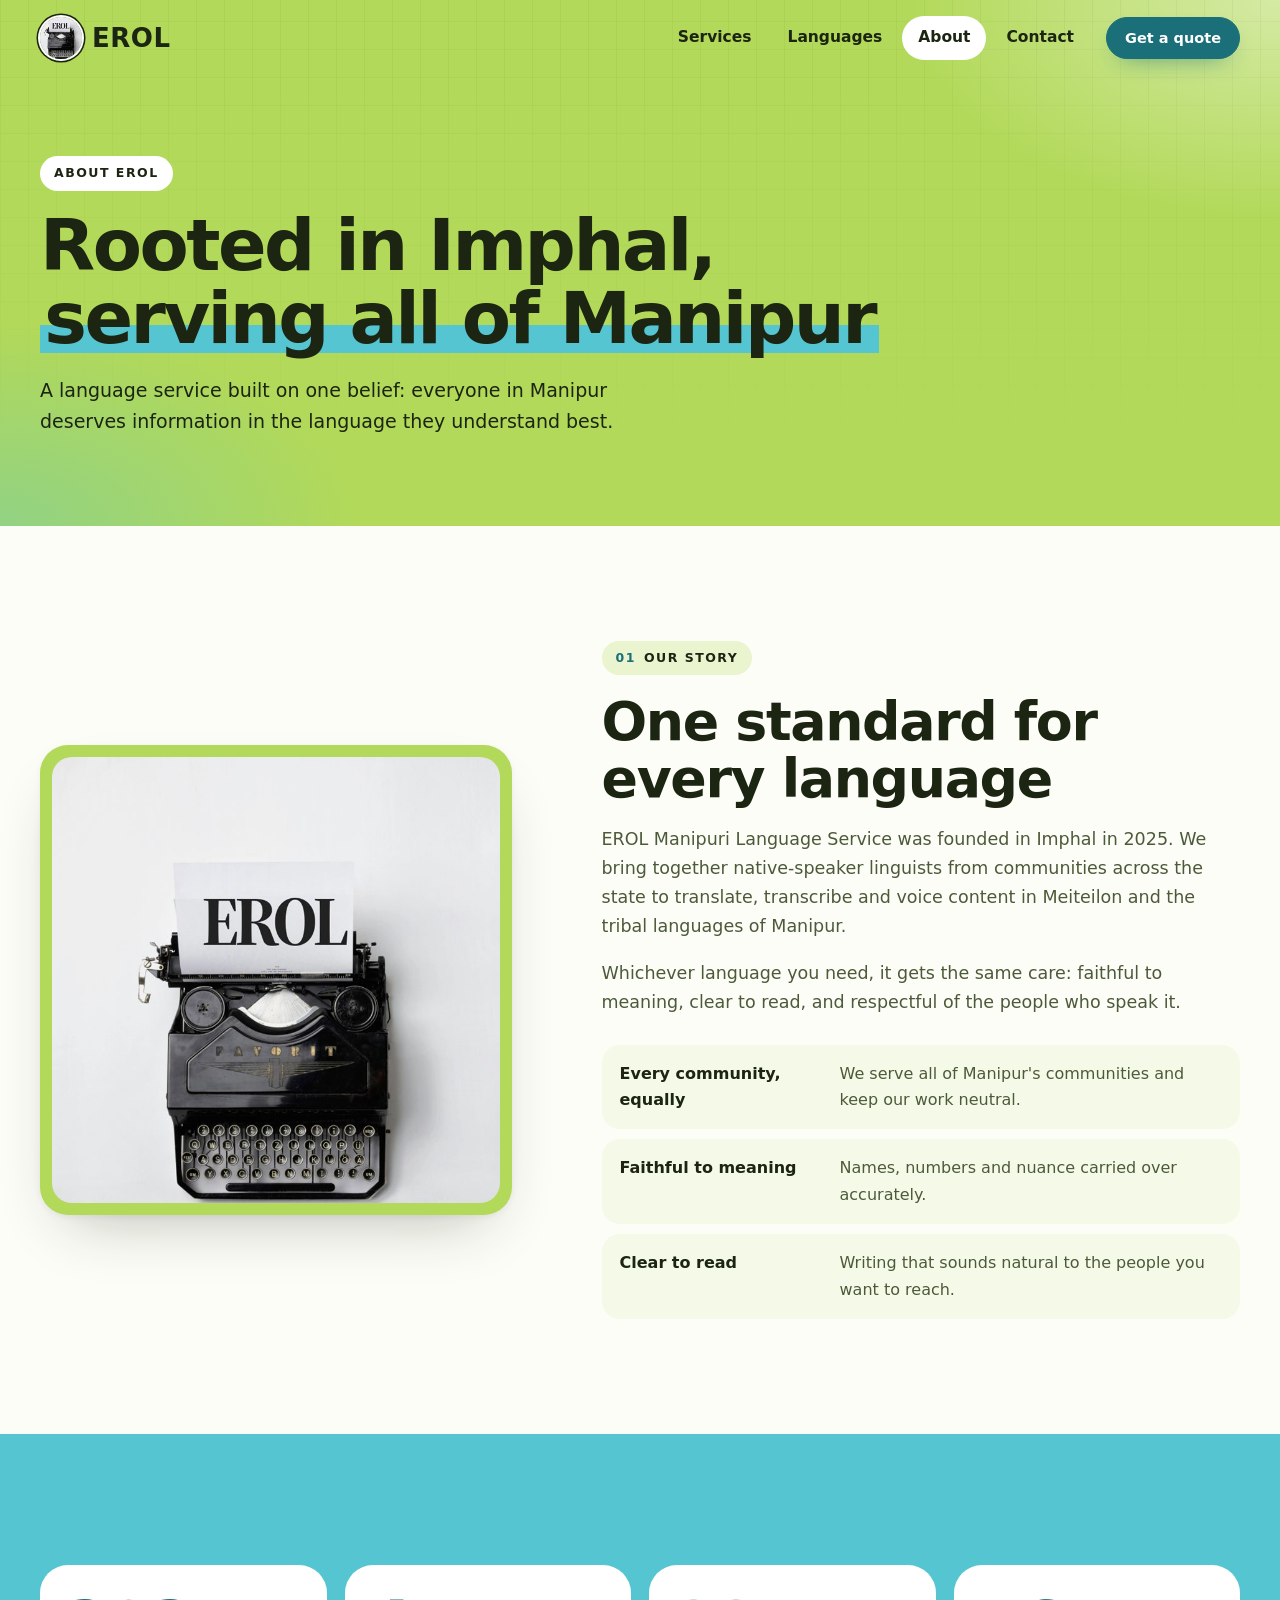
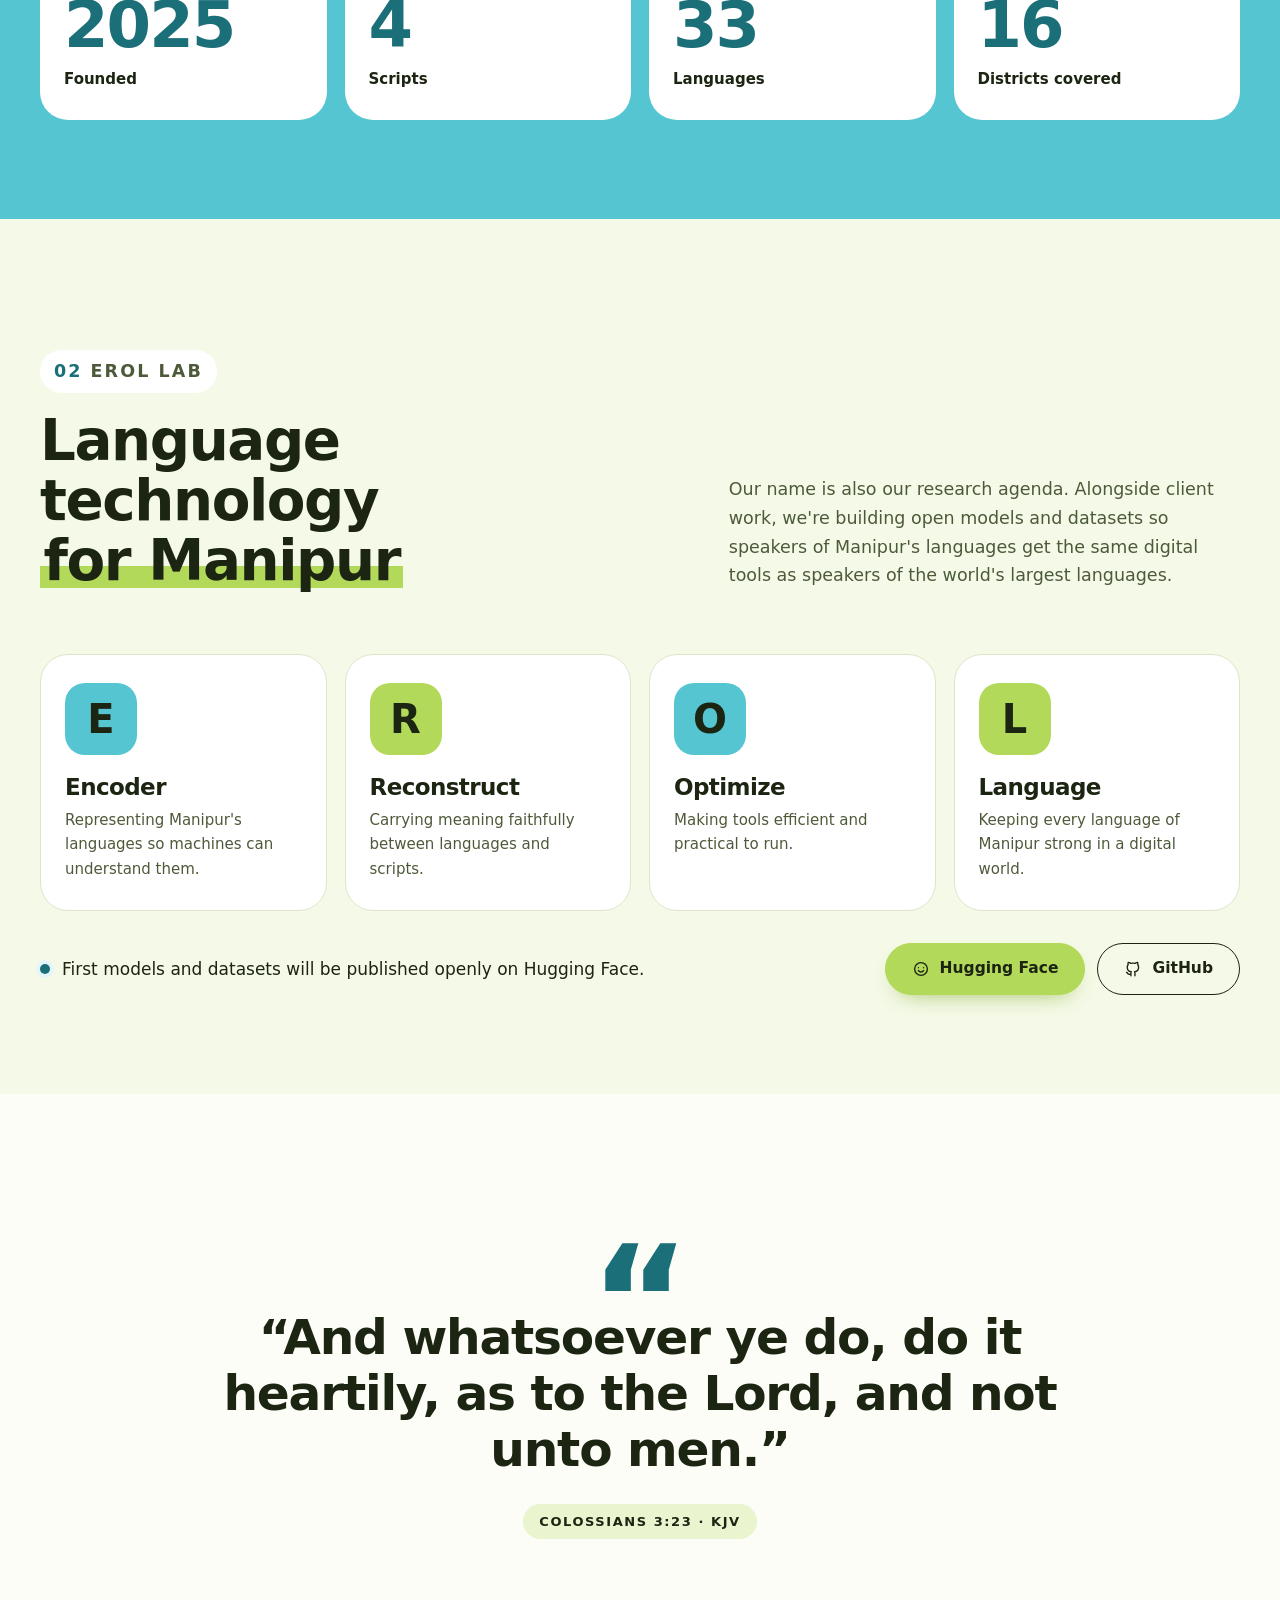
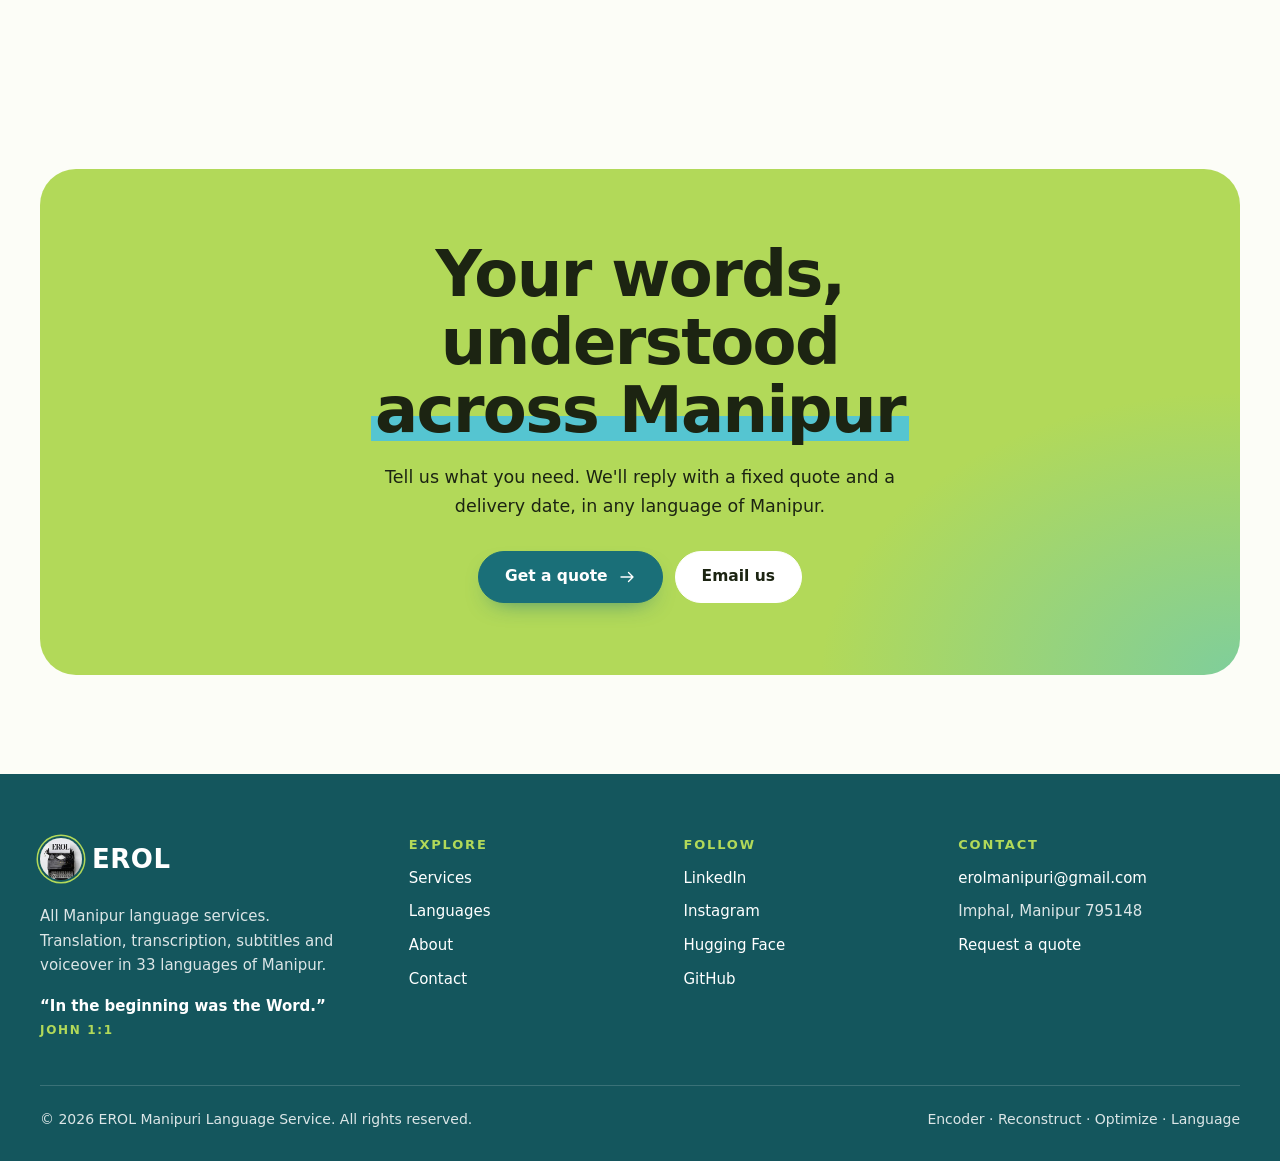
<file: about.html>
<!doctype html>
<html lang="en">
<head>
  <meta charset="utf-8">
  <meta name="viewport" content="width=device-width, initial-scale=1">
  <meta http-equiv="Content-Security-Policy" content="default-src 'self'; script-src 'self'; style-src 'self' https://fonts.googleapis.com; font-src https://fonts.gstatic.com; img-src 'self' data:; connect-src https://formsubmit.co; form-action mailto: https://formsubmit.co; base-uri 'self'; object-src 'none'">
  <meta name="referrer" content="strict-origin-when-cross-origin">

  <title>About · EROL</title>
  <meta name="description" content="EROL Manipuri Language Service was founded in Imphal in 2025 to serve every community in Manipur in its own language.">
  <link rel="canonical" href="https://erolmni.github.io/about.html">
  <meta name="theme-color" content="#b2d959">

  <link rel="icon" href="assets/favicon.png" type="image/png">
  <link rel="apple-touch-icon" href="assets/apple-touch-icon.png">

  <meta property="og:type" content="website">
  <meta property="og:site_name" content="EROL">
  <meta property="og:locale" content="en_IN">
  <meta property="og:url" content="https://erolmni.github.io/about.html">
  <meta property="og:title" content="About · EROL">
  <meta property="og:description" content="EROL Manipuri Language Service was founded in Imphal in 2025 to serve every community in Manipur in its own language.">
  <meta property="og:image" content="https://erolmni.github.io/assets/og-image.jpg">
  <meta property="og:image:width" content="1200">
  <meta property="og:image:height" content="630">
  <meta property="og:image:alt" content="EROL: every language of Manipur">
  <meta name="twitter:card" content="summary_large_image">

  <link rel="preconnect" href="https://fonts.googleapis.com">
  <link rel="preconnect" href="https://fonts.gstatic.com" crossorigin>
  <link rel="stylesheet" href="https://fonts.googleapis.com/css2?family=Bricolage+Grotesque:opsz,wght@12..96,600;12..96,700;12..96,800&family=DM+Sans:opsz,wght@9..40,400;9..40,500;9..40,600;9..40,700&display=swap">
  <link rel="stylesheet" href="css/styles.css?v=f0e158a8">
  <script src="js/main.js?v=e89922f9" defer></script>
</head>
<body>
  <svg class="sprite" aria-hidden="true" focusable="false">
    <symbol id="i-arrow" viewBox="0 0 24 24"><path d="M4 12h16M14 6l6 6-6 6"/></symbol>
    <symbol id="i-pause" viewBox="0 0 24 24"><path d="M9 6v12M15 6v12"/></symbol>
    <symbol id="i-play" viewBox="0 0 24 24"><path d="M8 5.5v13l10-6.5-10-6.5z"/></symbol>
    <symbol id="i-search" viewBox="0 0 24 24"><circle cx="11" cy="11" r="6.5"/><path d="M20 20l-4.2-4.2"/></symbol>
    <symbol id="i-copy" viewBox="0 0 24 24"><rect x="8.5" y="8.5" width="11" height="11" rx="2.2"/><path d="M15.5 8.5V6.7a2.2 2.2 0 0 0-2.2-2.2H6.7a2.2 2.2 0 0 0-2.2 2.2v6.6a2.2 2.2 0 0 0 2.2 2.2h1.8"/></symbol>
    <symbol id="i-close" viewBox="0 0 24 24"><path d="M6 6l12 12M18 6L6 18"/></symbol>
    <symbol id="i-check" viewBox="0 0 24 24"><path d="M5 12.5l4.5 4.5L19 7.5"/></symbol>
    <symbol id="i-swap" viewBox="0 0 24 24"><path d="M4 8h13M13 4l4 4-4 4"/><path d="M20 16H7m4-4-4 4 4 4"/></symbol>
    <symbol id="i-file" viewBox="0 0 24 24"><path d="M14 3H7a2 2 0 0 0-2 2v14a2 2 0 0 0 2 2h10a2 2 0 0 0 2-2V8l-5-5z"/><path d="M14 3v5h5M9 13h6M9 17h4"/></symbol>
    <symbol id="i-captions" viewBox="0 0 24 24"><rect x="3" y="5" width="18" height="14" rx="2.5"/><path d="M7 12h4m2 0h4M7 15.5h2m2 0h6"/></symbol>
    <symbol id="i-mic" viewBox="0 0 24 24"><rect x="9" y="3" width="6" height="11" rx="3"/><path d="M5.5 11a6.5 6.5 0 0 0 13 0M12 17.5V21M8.5 21h7"/></symbol>
    <symbol id="i-globe" viewBox="0 0 24 24"><circle cx="12" cy="12" r="9"/><path d="M3 12h18M12 3a14 14 0 0 1 0 18M12 3a14 14 0 0 0 0 18"/></symbol>
    <symbol id="i-pen" viewBox="0 0 24 24"><path d="M4 20h4L19 9l-4-4L4 16v4z"/><path d="M13.5 6.5l4 4"/></symbol>
    <symbol id="i-users" viewBox="0 0 24 24"><circle cx="9" cy="8" r="3.2"/><path d="M3 19.5c0-3.3 2.7-5.5 6-5.5s6 2.2 6 5.5"/><path d="M15.5 4.9a3.2 3.2 0 0 1 0 6.2M17.5 14.3c2.1.6 3.5 2.6 3.5 5.2"/></symbol>
    <symbol id="i-shield" viewBox="0 0 24 24"><path d="M12 3l7.5 3v5.5c0 4.6-3.2 8.3-7.5 9.5-4.3-1.2-7.5-4.9-7.5-9.5V6L12 3z"/><path d="M8.8 12l2.2 2.2 4.3-4.4"/></symbol>
    <symbol id="i-list" viewBox="0 0 24 24"><path d="M9 6h11M9 12h11M9 18h11M4 6h.01M4 12h.01M4 18h.01"/></symbol>
    <symbol id="i-landmark" viewBox="0 0 24 24"><path d="M3 9.5L12 4l9 5.5M5 10v8M9.5 10v8M14.5 10v8M19 10v8M3 20.5h18"/></symbol>
    <symbol id="i-heart" viewBox="0 0 24 24"><path d="M12 20s-7.5-4.6-7.5-10.2A4.3 4.3 0 0 1 12 7.3a4.3 4.3 0 0 1 7.5 2.5C19.5 15.4 12 20 12 20z"/><path d="M8.5 12h2l1-2 1.5 4 1-2h1.5"/></symbol>
    <symbol id="i-book" viewBox="0 0 24 24"><path d="M4 5.5A2.5 2.5 0 0 1 6.5 3H20v15H6.5A2.5 2.5 0 0 0 4 20.5v-15z"/><path d="M4 20.5A2.5 2.5 0 0 1 6.5 18H20v3H6.5"/></symbol>
    <symbol id="i-hands" viewBox="0 0 24 24"><circle cx="8" cy="7" r="2.5"/><circle cx="16" cy="7" r="2.5"/><path d="M3.5 19c0-3 2-5.5 4.5-5.5s4 1.6 4 1.6 1.5-1.6 4-1.6 4.5 2.5 4.5 5.5"/></symbol>
    <symbol id="i-scale" viewBox="0 0 24 24"><path d="M12 4v16M7 20h10M5 7h14"/><path d="M5 7l-3 6a3 3 0 0 0 6 0L5 7zM19 7l-3 6a3 3 0 0 0 6 0l-3-6z"/></symbol>
    <symbol id="i-film" viewBox="0 0 24 24"><rect x="3" y="4" width="18" height="16" rx="2.5"/><path d="M7 4v16M17 4v16M3 9h4m10 0h4M3 15h4m10 0h4"/></symbol>
    <symbol id="i-bag" viewBox="0 0 24 24"><path d="M5 8h14l-1 12H6L5 8z"/><path d="M9 8V6.5a3 3 0 0 1 6 0V8"/></symbol>
    <symbol id="i-chip" viewBox="0 0 24 24"><rect x="6" y="6" width="12" height="12" rx="2"/><path d="M9.5 9.5h5v5h-5zM9 3v3m6-3v3M9 18v3m6-3v3M3 9h3m-3 6h3m12-6h3m-3 6h3"/></symbol>
    <symbol id="i-linkedin" viewBox="0 0 24 24"><rect x="3" y="3" width="18" height="18" rx="3.5"/><path d="M8 10.5V16M8 7.8v.01M11.5 16v-5.5M11.5 13c0-1.6 1-2.6 2.4-2.6 1.4 0 2.1.9 2.1 2.6V16"/></symbol>
    <symbol id="i-instagram" viewBox="0 0 24 24"><rect x="3.5" y="3.5" width="17" height="17" rx="5"/><circle cx="12" cy="12" r="3.8"/><path d="M17 7h.01"/></symbol>
    <symbol id="i-github" viewBox="0 0 24 24"><path d="M9 19c-4 1.3-4-2-5.6-2.5M14.6 21v-3.4c0-1 .1-1.4-.5-2 2.8-.3 5.4-1.4 5.4-6 0-1.2-.4-2.3-1.2-3.2.1-.3.5-1.5-.1-3.1 0 0-1-.3-3.3 1.2a11.4 11.4 0 0 0-6 0C6.6 3 5.6 3.3 5.6 3.3c-.6 1.6-.2 2.8-.1 3.1-.8.9-1.2 2-1.2 3.2 0 4.6 2.6 5.7 5.4 6-.6.6-.6 1.2-.5 2V21"/></symbol>
    <symbol id="i-hf" viewBox="0 0 24 24"><circle cx="12" cy="12" r="8.5"/><path d="M8.6 10.2v.01M15.4 10.2v.01M8.5 14c1 1.4 2.2 2 3.5 2s2.5-.6 3.5-2"/></symbol>
  </svg>

  <a class="skip-link" href="#main">Skip to content</a>

  <header class="header" id="header">
    <div class="container header-inner">
      <a class="brand" href="./" aria-label="EROL home">
        <img class="brand-mark" src="assets/erol-mark.jpg" alt="" width="42" height="42">
        <span class="brand-name">EROL</span>
      </a>
      <nav class="nav" id="menu" aria-label="Main">
        <ul class="nav-links">
          <li><a href="services.html">Services</a></li>
          <li><a href="./#languages">Languages</a></li>
          <li><a href="about.html" aria-current="page">About</a></li>
          <li><a href="contact.html">Contact</a></li>
        </ul>
      </nav>
      <a class="btn btn-teal btn-sm header-cta" href="contact.html">Get a quote</a>
      <button class="menu-toggle" id="menu-toggle" type="button" aria-expanded="false" aria-controls="menu">
        <span class="sr-only">Open menu</span>
        <span class="menu-toggle-bar" aria-hidden="true"></span>
        <span class="menu-toggle-bar" aria-hidden="true"></span>
        <span class="menu-toggle-bar" aria-hidden="true"></span>
      </button>
    </div>
  </header>

  <main id="main" tabindex="-1">
    <section class="page-head">
      <div class="container">
        <p class="label">About EROL</p>
        <h1>Rooted in Imphal, <em>serving all of Manipur</em></h1>
        <p>A language service built on one belief: everyone in Manipur deserves information in the language they understand best.</p>
      </div>
    </section>

    <section class="section" aria-labelledby="story-title">
      <div class="container story">
        <figure class="photo reveal">
          <img src="assets/erol-logo.jpg" alt="The EROL logo: a vintage typewriter with the word EROL typed on the page" width="720" height="717" loading="lazy" decoding="async">
        </figure>

        <div class="story-copy reveal">
          <p class="label"><b>01</b> Our story</p>
          <h2 id="story-title">One standard for every language</h2>
          <p>EROL Manipuri Language Service was founded in Imphal in 2025. We bring together native-speaker linguists from communities across the state to translate, transcribe and voice content in Meiteilon and the tribal languages of Manipur.</p>
          <p>Whichever language you need, it gets the same care: faithful to meaning, clear to read, and respectful of the people who speak it.</p>

          <ul class="values">
            <li><strong>Every community, equally</strong><span>We serve all of Manipur's communities and keep our work neutral.</span></li>
            <li><strong>Faithful to meaning</strong><span>Names, numbers and nuance carried over accurately.</span></li>
            <li><strong>Clear to read</strong><span>Writing that sounds natural to the people you want to reach.</span></li>
          </ul>
        </div>
      </div>
    </section>

    <section class="section section-teal" aria-label="EROL at a glance">
      <div class="container">
        <ul class="stats reveal">
          <li><strong>2025</strong><span>Founded</span></li>
          <li><strong>4</strong><span>Scripts</span></li>
          <li><strong>33</strong><span>Languages</span></li>
          <li><strong>16</strong><span>Districts covered</span></li>
        </ul>
      </div>
    </section>

    <section class="section section-soft" id="lab" aria-labelledby="lab-title">
      <div class="container">
        <header class="section-head reveal">
          <div>
            <p class="label"><b>02</b> EROL Lab</p>
            <h2 id="lab-title">Language technology <em>for Manipur</em></h2>
          </div>
          <p>Our name is also our research agenda. Alongside client work, we're building open models and datasets so speakers of Manipur's languages get the same digital tools as speakers of the world's largest languages.</p>
        </header>

        <ol class="acronym">
          <li class="reveal"><span class="acronym-letter" aria-hidden="true">E</span><h3>Encoder</h3><p>Representing Manipur's languages so machines can understand them.</p></li>
          <li class="reveal"><span class="acronym-letter" aria-hidden="true">R</span><h3>Reconstruct</h3><p>Carrying meaning faithfully between languages and scripts.</p></li>
          <li class="reveal"><span class="acronym-letter" aria-hidden="true">O</span><h3>Optimize</h3><p>Making tools efficient and practical to run.</p></li>
          <li class="reveal"><span class="acronym-letter" aria-hidden="true">L</span><h3>Language</h3><p>Keeping every language of Manipur strong in a digital world.</p></li>
        </ol>

        <div class="lab-foot reveal">
          <p><span class="status-dot" aria-hidden="true"></span> First models and datasets will be published openly on Hugging Face.</p>
          <div class="lab-links">
            <a class="btn btn-solid" href="https://huggingface.co/erolmni" target="_blank" rel="noopener"><svg class="icon" aria-hidden="true"><use href="#i-hf"/></svg> Hugging Face</a>
            <a class="btn" href="https://github.com/erolmni" target="_blank" rel="noopener"><svg class="icon" aria-hidden="true"><use href="#i-github"/></svg> GitHub</a>
          </div>
        </div>
      </div>
    </section>

    <section class="section verse" aria-label="Scripture">
      <figure class="container reveal">
        <blockquote>
          <p>&ldquo;And whatsoever ye do, do it heartily, as to the Lord, and not unto men.&rdquo;</p>
        </blockquote>
        <figcaption>Colossians 3:23 &middot; KJV</figcaption>
      </figure>
    </section>

    <section class="section" aria-labelledby="cta-title">
      <div class="container">
        <div class="cta-card reveal">
          <h2 id="cta-title">Your words, understood <em>across Manipur</em></h2>
          <p>Tell us what you need. We'll reply with a fixed quote and a delivery date, in any language of Manipur.</p>
          <div class="hero-actions">
            <a class="btn btn-solid" href="contact.html">Get a quote <svg class="icon" aria-hidden="true"><use href="#i-arrow"/></svg></a>
            <a class="btn btn-white" href="mailto:erolmanipuri@gmail.com">Email us</a>
          </div>
        </div>
      </div>
    </section>
  </main>

  <footer class="footer">
    <div class="container footer-grid">
      <div class="footer-brand">
        <a class="brand" href="./" aria-label="EROL home">
          <img class="brand-mark" src="assets/erol-mark.jpg" alt="" width="42" height="42" loading="lazy">
          <span class="brand-name">EROL</span>
        </a>
        <p>All Manipur language services. Translation, transcription, subtitles and voiceover in 33 languages of Manipur.</p>
        <p class="footer-verse">&ldquo;In the beginning was the Word.&rdquo; <span>John 1:1</span></p>
      </div>
      <div class="footer-col">
        <h2>Explore</h2>
        <ul>
          <li><a href="services.html">Services</a></li>
          <li><a href="./#languages">Languages</a></li>
          <li><a href="about.html">About</a></li>
          <li><a href="contact.html">Contact</a></li>
        </ul>
      </div>
      <div class="footer-col">
        <h2>Follow</h2>
        <ul>
          <li><a href="https://www.linkedin.com/company/erolmni" target="_blank" rel="noopener">LinkedIn</a></li>
          <li><a href="https://www.instagram.com/erolmni/" target="_blank" rel="noopener">Instagram</a></li>
          <li><a href="https://huggingface.co/erolmni" target="_blank" rel="noopener">Hugging Face</a></li>
          <li><a href="https://github.com/erolmni" target="_blank" rel="noopener">GitHub</a></li>
        </ul>
      </div>
      <div class="footer-col">
        <h2>Contact</h2>
        <ul>
          <li><a href="mailto:erolmanipuri@gmail.com">erolmanipuri@gmail.com</a></li>
          <li>Imphal, Manipur 795148</li>
          <li><a href="contact.html">Request a quote</a></li>
        </ul>
      </div>
    </div>
    <div class="container footer-bottom">
      <p>© <span id="year">2026</span> EROL Manipuri Language Service. All rights reserved.</p>
      <p>Encoder · Reconstruct · Optimize · Language</p>
    </div>
  </footer>
</body>
</html>
</file>
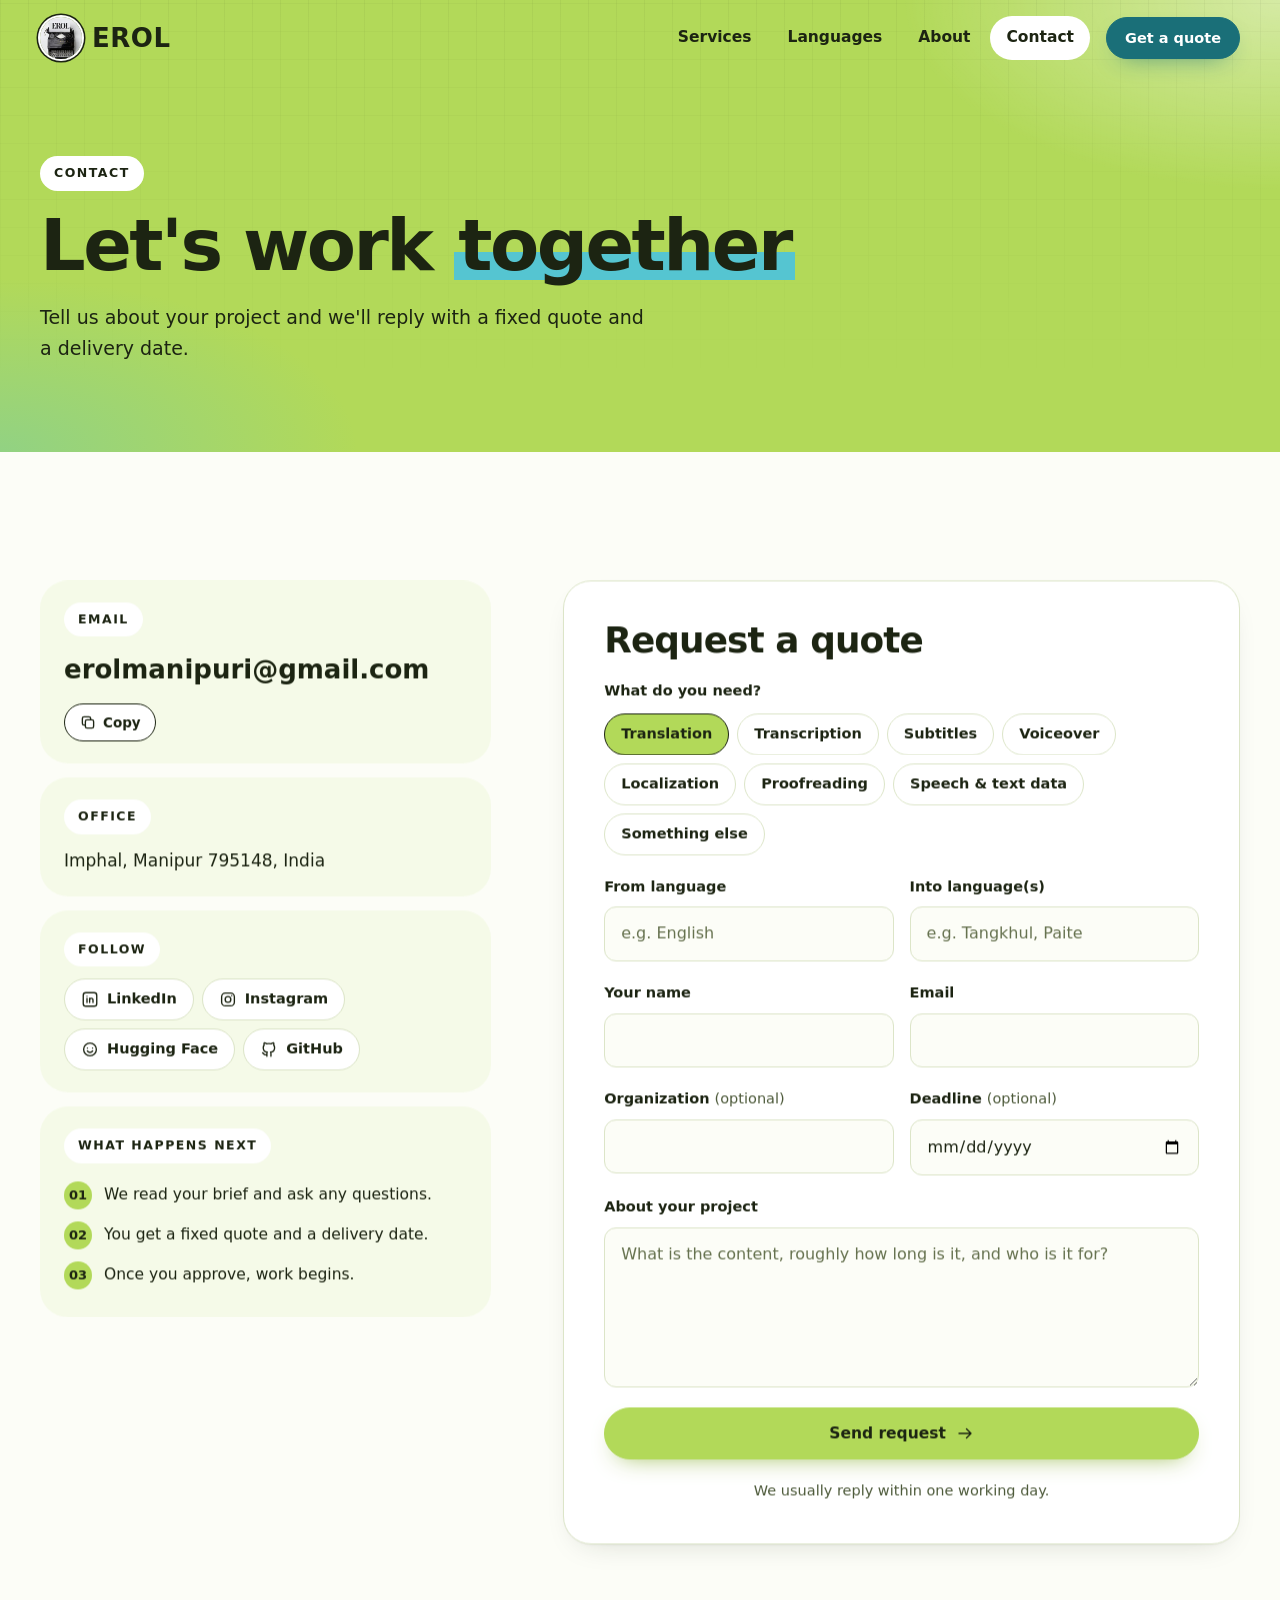
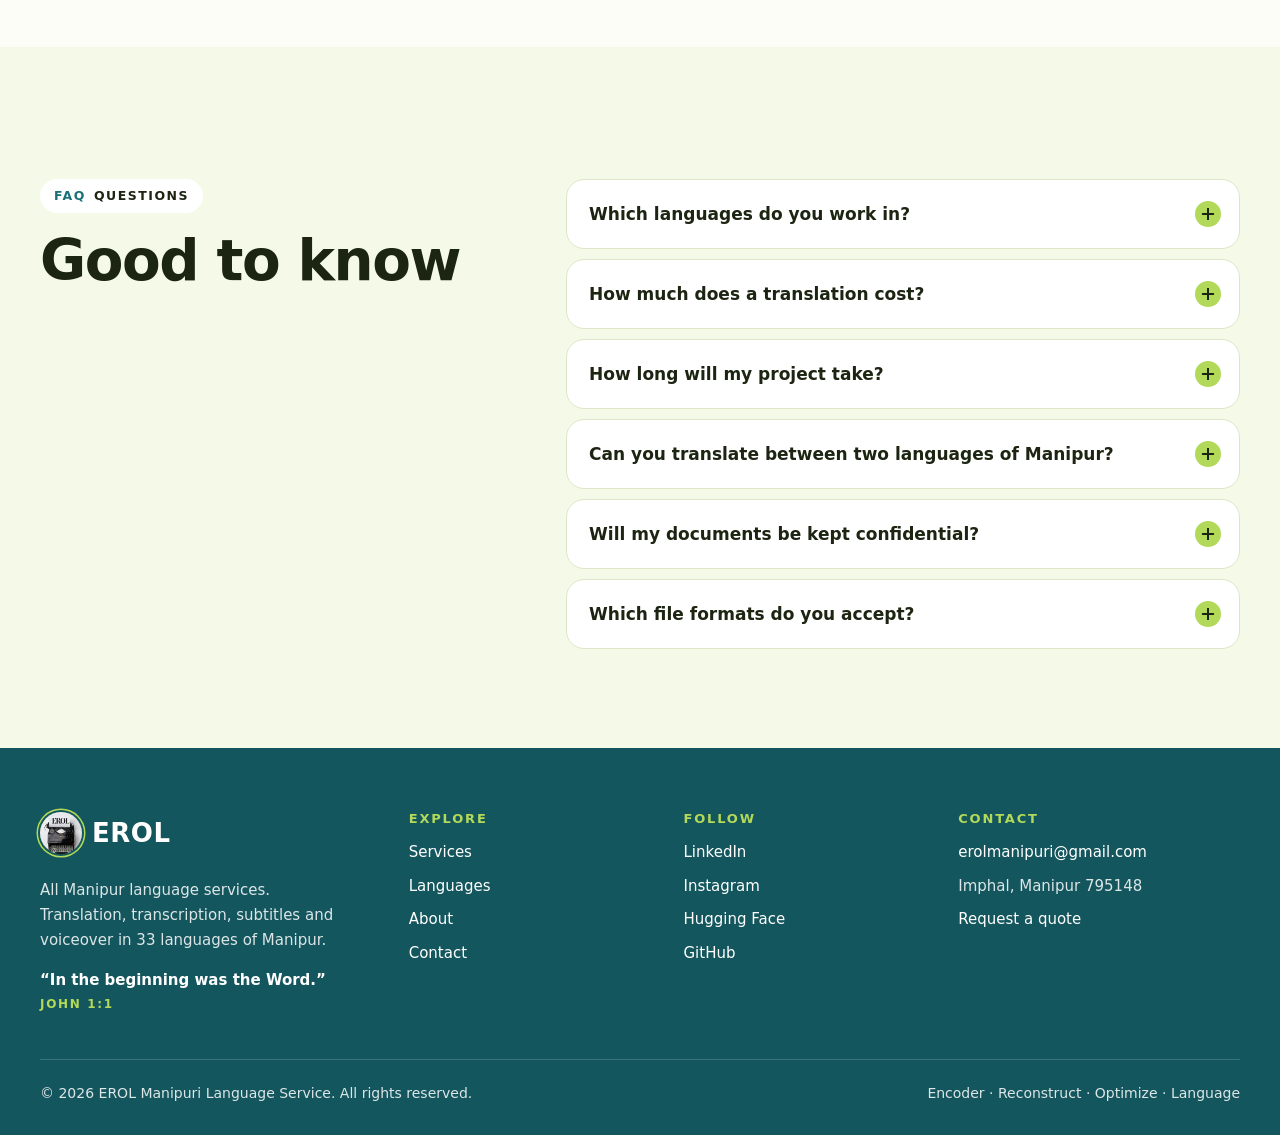
<file: contact.html>
<!doctype html>
<html lang="en">
<head>
  <meta charset="utf-8">
  <meta name="viewport" content="width=device-width, initial-scale=1">
  <meta http-equiv="Content-Security-Policy" content="default-src 'self'; script-src 'self'; style-src 'self' https://fonts.googleapis.com; font-src https://fonts.gstatic.com; img-src 'self' data:; connect-src https://formsubmit.co; form-action mailto: https://formsubmit.co; base-uri 'self'; object-src 'none'">
  <meta name="referrer" content="strict-origin-when-cross-origin">

  <title>Contact · EROL</title>
  <meta name="description" content="Request a quote for translation, transcription, subtitles or voiceover in any language of Manipur. Write to erolmanipuri@gmail.com.">
  <link rel="canonical" href="https://erolmni.github.io/contact.html">
  <meta name="theme-color" content="#b2d959">

  <link rel="icon" href="assets/favicon.png" type="image/png">
  <link rel="apple-touch-icon" href="assets/apple-touch-icon.png">

  <meta property="og:type" content="website">
  <meta property="og:site_name" content="EROL">
  <meta property="og:locale" content="en_IN">
  <meta property="og:url" content="https://erolmni.github.io/contact.html">
  <meta property="og:title" content="Contact · EROL">
  <meta property="og:description" content="Request a quote for translation, transcription, subtitles or voiceover in any language of Manipur. Write to erolmanipuri@gmail.com.">
  <meta property="og:image" content="https://erolmni.github.io/assets/og-image.jpg">
  <meta property="og:image:width" content="1200">
  <meta property="og:image:height" content="630">
  <meta property="og:image:alt" content="EROL: every language of Manipur">
  <meta name="twitter:card" content="summary_large_image">

  <link rel="preconnect" href="https://fonts.googleapis.com">
  <link rel="preconnect" href="https://fonts.gstatic.com" crossorigin>
  <link rel="stylesheet" href="https://fonts.googleapis.com/css2?family=Bricolage+Grotesque:opsz,wght@12..96,600;12..96,700;12..96,800&family=DM+Sans:opsz,wght@9..40,400;9..40,500;9..40,600;9..40,700&display=swap">
  <link rel="stylesheet" href="css/styles.css?v=f0e158a8">
  <script src="js/main.js?v=e89922f9" defer></script>
</head>
<body>
  <svg class="sprite" aria-hidden="true" focusable="false">
    <symbol id="i-arrow" viewBox="0 0 24 24"><path d="M4 12h16M14 6l6 6-6 6"/></symbol>
    <symbol id="i-pause" viewBox="0 0 24 24"><path d="M9 6v12M15 6v12"/></symbol>
    <symbol id="i-play" viewBox="0 0 24 24"><path d="M8 5.5v13l10-6.5-10-6.5z"/></symbol>
    <symbol id="i-search" viewBox="0 0 24 24"><circle cx="11" cy="11" r="6.5"/><path d="M20 20l-4.2-4.2"/></symbol>
    <symbol id="i-copy" viewBox="0 0 24 24"><rect x="8.5" y="8.5" width="11" height="11" rx="2.2"/><path d="M15.5 8.5V6.7a2.2 2.2 0 0 0-2.2-2.2H6.7a2.2 2.2 0 0 0-2.2 2.2v6.6a2.2 2.2 0 0 0 2.2 2.2h1.8"/></symbol>
    <symbol id="i-close" viewBox="0 0 24 24"><path d="M6 6l12 12M18 6L6 18"/></symbol>
    <symbol id="i-check" viewBox="0 0 24 24"><path d="M5 12.5l4.5 4.5L19 7.5"/></symbol>
    <symbol id="i-swap" viewBox="0 0 24 24"><path d="M4 8h13M13 4l4 4-4 4"/><path d="M20 16H7m4-4-4 4 4 4"/></symbol>
    <symbol id="i-file" viewBox="0 0 24 24"><path d="M14 3H7a2 2 0 0 0-2 2v14a2 2 0 0 0 2 2h10a2 2 0 0 0 2-2V8l-5-5z"/><path d="M14 3v5h5M9 13h6M9 17h4"/></symbol>
    <symbol id="i-captions" viewBox="0 0 24 24"><rect x="3" y="5" width="18" height="14" rx="2.5"/><path d="M7 12h4m2 0h4M7 15.5h2m2 0h6"/></symbol>
    <symbol id="i-mic" viewBox="0 0 24 24"><rect x="9" y="3" width="6" height="11" rx="3"/><path d="M5.5 11a6.5 6.5 0 0 0 13 0M12 17.5V21M8.5 21h7"/></symbol>
    <symbol id="i-globe" viewBox="0 0 24 24"><circle cx="12" cy="12" r="9"/><path d="M3 12h18M12 3a14 14 0 0 1 0 18M12 3a14 14 0 0 0 0 18"/></symbol>
    <symbol id="i-pen" viewBox="0 0 24 24"><path d="M4 20h4L19 9l-4-4L4 16v4z"/><path d="M13.5 6.5l4 4"/></symbol>
    <symbol id="i-users" viewBox="0 0 24 24"><circle cx="9" cy="8" r="3.2"/><path d="M3 19.5c0-3.3 2.7-5.5 6-5.5s6 2.2 6 5.5"/><path d="M15.5 4.9a3.2 3.2 0 0 1 0 6.2M17.5 14.3c2.1.6 3.5 2.6 3.5 5.2"/></symbol>
    <symbol id="i-shield" viewBox="0 0 24 24"><path d="M12 3l7.5 3v5.5c0 4.6-3.2 8.3-7.5 9.5-4.3-1.2-7.5-4.9-7.5-9.5V6L12 3z"/><path d="M8.8 12l2.2 2.2 4.3-4.4"/></symbol>
    <symbol id="i-list" viewBox="0 0 24 24"><path d="M9 6h11M9 12h11M9 18h11M4 6h.01M4 12h.01M4 18h.01"/></symbol>
    <symbol id="i-landmark" viewBox="0 0 24 24"><path d="M3 9.5L12 4l9 5.5M5 10v8M9.5 10v8M14.5 10v8M19 10v8M3 20.5h18"/></symbol>
    <symbol id="i-heart" viewBox="0 0 24 24"><path d="M12 20s-7.5-4.6-7.5-10.2A4.3 4.3 0 0 1 12 7.3a4.3 4.3 0 0 1 7.5 2.5C19.5 15.4 12 20 12 20z"/><path d="M8.5 12h2l1-2 1.5 4 1-2h1.5"/></symbol>
    <symbol id="i-book" viewBox="0 0 24 24"><path d="M4 5.5A2.5 2.5 0 0 1 6.5 3H20v15H6.5A2.5 2.5 0 0 0 4 20.5v-15z"/><path d="M4 20.5A2.5 2.5 0 0 1 6.5 18H20v3H6.5"/></symbol>
    <symbol id="i-hands" viewBox="0 0 24 24"><circle cx="8" cy="7" r="2.5"/><circle cx="16" cy="7" r="2.5"/><path d="M3.5 19c0-3 2-5.5 4.5-5.5s4 1.6 4 1.6 1.5-1.6 4-1.6 4.5 2.5 4.5 5.5"/></symbol>
    <symbol id="i-scale" viewBox="0 0 24 24"><path d="M12 4v16M7 20h10M5 7h14"/><path d="M5 7l-3 6a3 3 0 0 0 6 0L5 7zM19 7l-3 6a3 3 0 0 0 6 0l-3-6z"/></symbol>
    <symbol id="i-film" viewBox="0 0 24 24"><rect x="3" y="4" width="18" height="16" rx="2.5"/><path d="M7 4v16M17 4v16M3 9h4m10 0h4M3 15h4m10 0h4"/></symbol>
    <symbol id="i-bag" viewBox="0 0 24 24"><path d="M5 8h14l-1 12H6L5 8z"/><path d="M9 8V6.5a3 3 0 0 1 6 0V8"/></symbol>
    <symbol id="i-chip" viewBox="0 0 24 24"><rect x="6" y="6" width="12" height="12" rx="2"/><path d="M9.5 9.5h5v5h-5zM9 3v3m6-3v3M9 18v3m6-3v3M3 9h3m-3 6h3m12-6h3m-3 6h3"/></symbol>
    <symbol id="i-linkedin" viewBox="0 0 24 24"><rect x="3" y="3" width="18" height="18" rx="3.5"/><path d="M8 10.5V16M8 7.8v.01M11.5 16v-5.5M11.5 13c0-1.6 1-2.6 2.4-2.6 1.4 0 2.1.9 2.1 2.6V16"/></symbol>
    <symbol id="i-instagram" viewBox="0 0 24 24"><rect x="3.5" y="3.5" width="17" height="17" rx="5"/><circle cx="12" cy="12" r="3.8"/><path d="M17 7h.01"/></symbol>
    <symbol id="i-github" viewBox="0 0 24 24"><path d="M9 19c-4 1.3-4-2-5.6-2.5M14.6 21v-3.4c0-1 .1-1.4-.5-2 2.8-.3 5.4-1.4 5.4-6 0-1.2-.4-2.3-1.2-3.2.1-.3.5-1.5-.1-3.1 0 0-1-.3-3.3 1.2a11.4 11.4 0 0 0-6 0C6.6 3 5.6 3.3 5.6 3.3c-.6 1.6-.2 2.8-.1 3.1-.8.9-1.2 2-1.2 3.2 0 4.6 2.6 5.7 5.4 6-.6.6-.6 1.2-.5 2V21"/></symbol>
    <symbol id="i-hf" viewBox="0 0 24 24"><circle cx="12" cy="12" r="8.5"/><path d="M8.6 10.2v.01M15.4 10.2v.01M8.5 14c1 1.4 2.2 2 3.5 2s2.5-.6 3.5-2"/></symbol>
  </svg>

  <a class="skip-link" href="#main">Skip to content</a>

  <header class="header" id="header">
    <div class="container header-inner">
      <a class="brand" href="./" aria-label="EROL home">
        <img class="brand-mark" src="assets/erol-mark.jpg" alt="" width="42" height="42">
        <span class="brand-name">EROL</span>
      </a>
      <nav class="nav" id="menu" aria-label="Main">
        <ul class="nav-links">
          <li><a href="services.html">Services</a></li>
          <li><a href="./#languages">Languages</a></li>
          <li><a href="about.html">About</a></li>
          <li><a href="contact.html" aria-current="page">Contact</a></li>
        </ul>
      </nav>
      <a class="btn btn-teal btn-sm header-cta" href="contact.html">Get a quote</a>
      <button class="menu-toggle" id="menu-toggle" type="button" aria-expanded="false" aria-controls="menu">
        <span class="sr-only">Open menu</span>
        <span class="menu-toggle-bar" aria-hidden="true"></span>
        <span class="menu-toggle-bar" aria-hidden="true"></span>
        <span class="menu-toggle-bar" aria-hidden="true"></span>
      </button>
    </div>
  </header>

  <main id="main" tabindex="-1">
    <section class="page-head">
      <div class="container">
        <p class="label">Contact</p>
        <h1>Let's work <em>together</em></h1>
        <p>Tell us about your project and we'll reply with a fixed quote and a delivery date.</p>
      </div>
    </section>

    <section class="section" aria-label="Contact details and quote form">
      <div class="container contact-grid">
        <div class="contact-info reveal">
          <div class="contact-block">
            <p class="label">Email</p>
            <div class="contact-email">
              <a href="mailto:erolmanipuri@gmail.com" id="email-link">erolmanipuri@gmail.com</a>
              <button class="copy-btn" id="copy-email" type="button" data-copy="erolmanipuri@gmail.com"><svg class="icon" aria-hidden="true"><use href="#i-copy"/></svg><span>Copy</span></button>
            </div>
          </div>

          <div class="contact-block">
            <p class="label">Office</p>
            <address>Imphal, Manipur 795148, India</address>
          </div>

          <div class="contact-block">
            <p class="label">Follow</p>
            <ul class="socials">
              <li><a href="https://www.linkedin.com/company/erolmni" target="_blank" rel="noopener"><svg class="icon" aria-hidden="true"><use href="#i-linkedin"/></svg> LinkedIn</a></li>
              <li><a href="https://www.instagram.com/erolmni/" target="_blank" rel="noopener"><svg class="icon" aria-hidden="true"><use href="#i-instagram"/></svg> Instagram</a></li>
              <li><a href="https://huggingface.co/erolmni" target="_blank" rel="noopener"><svg class="icon" aria-hidden="true"><use href="#i-hf"/></svg> Hugging Face</a></li>
              <li><a href="https://github.com/erolmni" target="_blank" rel="noopener"><svg class="icon" aria-hidden="true"><use href="#i-github"/></svg> GitHub</a></li>
            </ul>
          </div>

          <div class="contact-block">
            <p class="label">What happens next</p>
            <ol class="next-steps">
              <li><span>01</span>We read your brief and ask any questions.</li>
              <li><span>02</span>You get a fixed quote and a delivery date.</li>
              <li><span>03</span>Once you approve, work begins.</li>
            </ol>
          </div>
        </div>

        <form class="quote-form reveal" id="quote" action="mailto:erolmanipuri@gmail.com" method="post" enctype="text/plain" data-email="erolmanipuri@gmail.com">
          <h2 class="form-title">Request a quote</h2>

          <fieldset class="pills">
            <legend>What do you need?</legend>
            <div class="pill-group">
              <label><input type="radio" name="service" value="Translation" checked><span>Translation</span></label>
              <label><input type="radio" name="service" value="Transcription"><span>Transcription</span></label>
              <label><input type="radio" name="service" value="Subtitles"><span>Subtitles</span></label>
              <label><input type="radio" name="service" value="Voiceover"><span>Voiceover</span></label>
              <label><input type="radio" name="service" value="Localization"><span>Localization</span></label>
              <label><input type="radio" name="service" value="Proofreading"><span>Proofreading</span></label>
              <label><input type="radio" name="service" value="Speech & text data"><span>Speech &amp; text data</span></label>
              <label><input type="radio" name="service" value="Something else"><span>Something else</span></label>
            </div>
          </fieldset>

          <div class="field-row">
            <div class="field">
              <label for="f-from">From language</label>
              <input id="f-from" name="from" type="text" list="lang-options" placeholder="e.g. English" autocomplete="off" required aria-describedby="f-from-error">
              <p class="field-error" id="f-from-error" hidden>Please tell us the source language.</p>
            </div>
            <div class="field">
              <label for="f-into">Into language(s)</label>
              <input id="f-into" name="into" type="text" list="lang-options" placeholder="e.g. Tangkhul, Paite" autocomplete="off" required aria-describedby="f-into-error">
              <p class="field-error" id="f-into-error" hidden>Please tell us the language(s) you need.</p>
            </div>
          </div>
          <datalist id="lang-options">
            <option value="English"></option><option value="Hindi"></option><option value="Meiteilon (Manipuri)"></option>
            <option value="Aimol"></option><option value="Anal"></option><option value="Bengali"></option><option value="Chiru"></option><option value="Chothe"></option>
            <option value="Gangte"></option><option value="Hmar"></option><option value="Inpui"></option><option value="Kharam"></option><option value="Koireng"></option>
            <option value="Kom"></option><option value="Lamkang"></option><option value="Liangmai"></option><option value="Mao"></option><option value="Maram"></option>
            <option value="Maring"></option><option value="Mizo"></option><option value="Monsang"></option><option value="Moyon"></option><option value="Nepali"></option>
            <option value="Paite"></option><option value="Poumai"></option><option value="Purum"></option><option value="Rongmei"></option><option value="Simte"></option>
            <option value="Tangkhul"></option><option value="Tarao"></option><option value="Thadou"></option><option value="Thangal"></option><option value="Vaiphei"></option>
            <option value="Zeme"></option><option value="Zou"></option>
          </datalist>

          <div class="field-row">
            <div class="field">
              <label for="f-name">Your name</label>
              <input id="f-name" name="name" type="text" autocomplete="name" required aria-describedby="f-name-error">
              <p class="field-error" id="f-name-error" hidden>Please enter your name.</p>
            </div>
            <div class="field">
              <label for="f-email">Email</label>
              <input id="f-email" name="email" type="email" autocomplete="email" required aria-describedby="f-email-error">
              <p class="field-error" id="f-email-error" hidden>Please enter a valid email address.</p>
            </div>
          </div>

          <div class="field-row">
            <div class="field">
              <label for="f-org">Organization <span class="optional">(optional)</span></label>
              <input id="f-org" name="organization" type="text" autocomplete="organization">
            </div>
            <div class="field">
              <label for="f-deadline">Deadline <span class="optional">(optional)</span></label>
              <input id="f-deadline" name="deadline" type="date">
            </div>
          </div>

          <div class="field">
            <label for="f-message">About your project</label>
            <textarea id="f-message" name="message" rows="5" placeholder="What is the content, roughly how long is it, and who is it for?" required aria-describedby="f-message-error"></textarea>
            <p class="field-error" id="f-message-error" hidden>Please add a few details about your project.</p>
          </div>

          <button class="btn btn-solid btn-block" type="submit">Send request <svg class="icon" aria-hidden="true"><use href="#i-arrow"/></svg></button>
          <p class="form-status" id="form-status" role="status">We usually reply within one working day.</p>
        </form>
      </div>
    </section>

    <section class="section section-soft" id="faq" aria-labelledby="faq-title">
      <div class="container faq-grid">
        <header class="reveal">
          <p class="label"><b>FAQ</b> Questions</p>
          <h2 id="faq-title">Good to know</h2>
        </header>

        <div class="faq reveal">
          <details>
            <summary>Which languages do you work in?</summary>
            <p>Meiteilon (Manipuri) and the languages of Manipur's hill communities, 33 in all, plus English and Hindi. If you need a language that isn't listed, ask us.</p>
          </details>
          <details>
            <summary>How much does a translation cost?</summary>
            <p>It depends on the language pair, the length and subject of the content, and your deadline. We send a fixed quote before any work starts, so there are no surprises.</p>
          </details>
          <details>
            <summary>How long will my project take?</summary>
            <p>We agree a delivery date with you when we send the quote. Tell us if you have a firm deadline. Urgent work is often possible.</p>
          </details>
          <details>
            <summary>Can you translate between two languages of Manipur?</summary>
            <p>Yes, for example from Meiteilon into Tangkhul or Paite. Many public-information projects need several languages at once, and we can coordinate them together.</p>
          </details>
          <details>
            <summary>Will my documents be kept confidential?</summary>
            <p>Yes. Files are shared only with the linguists working on your project, and we're happy to sign a non-disclosure agreement.</p>
          </details>
          <details>
            <summary>Which file formats do you accept?</summary>
            <p>Word, PDF, Excel, PowerPoint, plain text, audio and video files, and subtitle formats such as SRT and VTT. If you use another format, let us know.</p>
          </details>
        </div>
      </div>
    </section>
  </main>

  <footer class="footer">
    <div class="container footer-grid">
      <div class="footer-brand">
        <a class="brand" href="./" aria-label="EROL home">
          <img class="brand-mark" src="assets/erol-mark.jpg" alt="" width="42" height="42" loading="lazy">
          <span class="brand-name">EROL</span>
        </a>
        <p>All Manipur language services. Translation, transcription, subtitles and voiceover in 33 languages of Manipur.</p>
        <p class="footer-verse">&ldquo;In the beginning was the Word.&rdquo; <span>John 1:1</span></p>
      </div>
      <div class="footer-col">
        <h2>Explore</h2>
        <ul>
          <li><a href="services.html">Services</a></li>
          <li><a href="./#languages">Languages</a></li>
          <li><a href="about.html">About</a></li>
          <li><a href="contact.html">Contact</a></li>
        </ul>
      </div>
      <div class="footer-col">
        <h2>Follow</h2>
        <ul>
          <li><a href="https://www.linkedin.com/company/erolmni" target="_blank" rel="noopener">LinkedIn</a></li>
          <li><a href="https://www.instagram.com/erolmni/" target="_blank" rel="noopener">Instagram</a></li>
          <li><a href="https://huggingface.co/erolmni" target="_blank" rel="noopener">Hugging Face</a></li>
          <li><a href="https://github.com/erolmni" target="_blank" rel="noopener">GitHub</a></li>
        </ul>
      </div>
      <div class="footer-col">
        <h2>Contact</h2>
        <ul>
          <li><a href="mailto:erolmanipuri@gmail.com">erolmanipuri@gmail.com</a></li>
          <li>Imphal, Manipur 795148</li>
          <li><a href="contact.html">Request a quote</a></li>
        </ul>
      </div>
    </div>
    <div class="container footer-bottom">
      <p>© <span id="year">2026</span> EROL Manipuri Language Service. All rights reserved.</p>
      <p>Encoder · Reconstruct · Optimize · Language</p>
    </div>
  </footer>
</body>
</html>
</file>
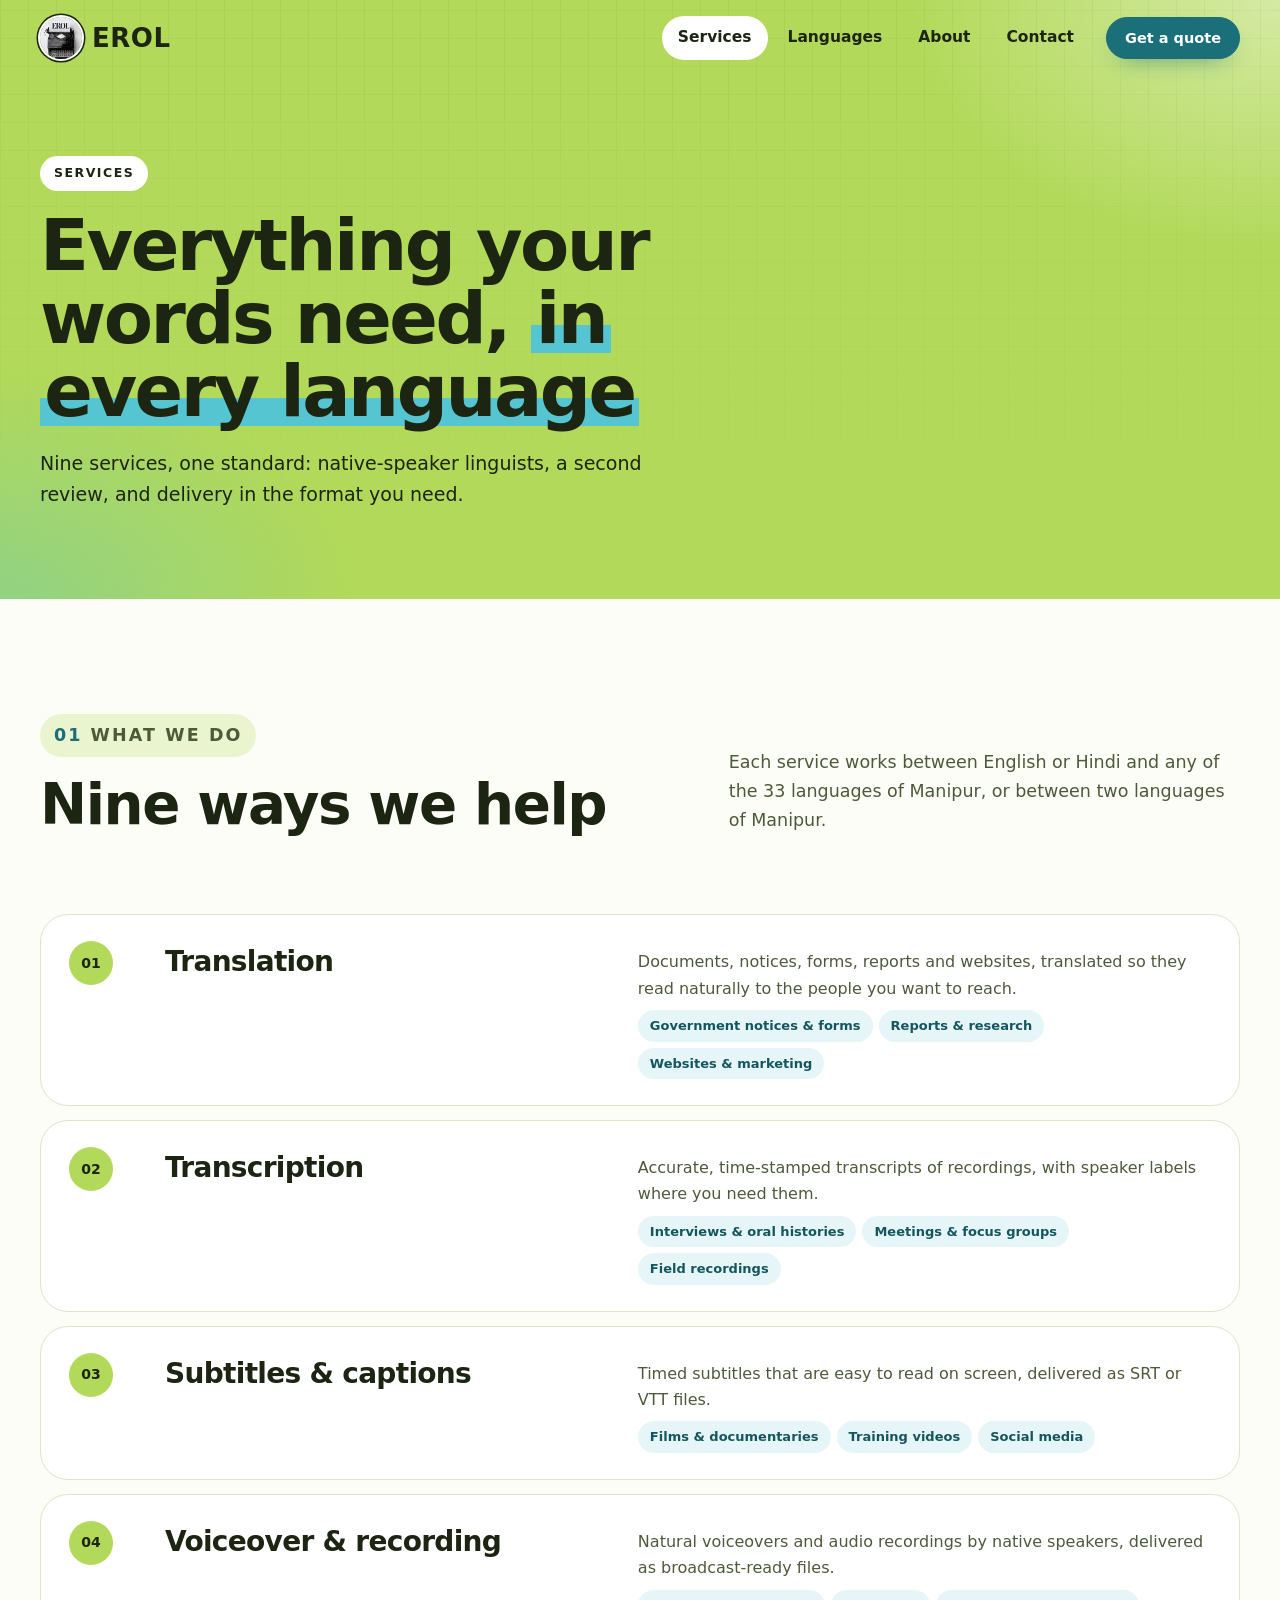
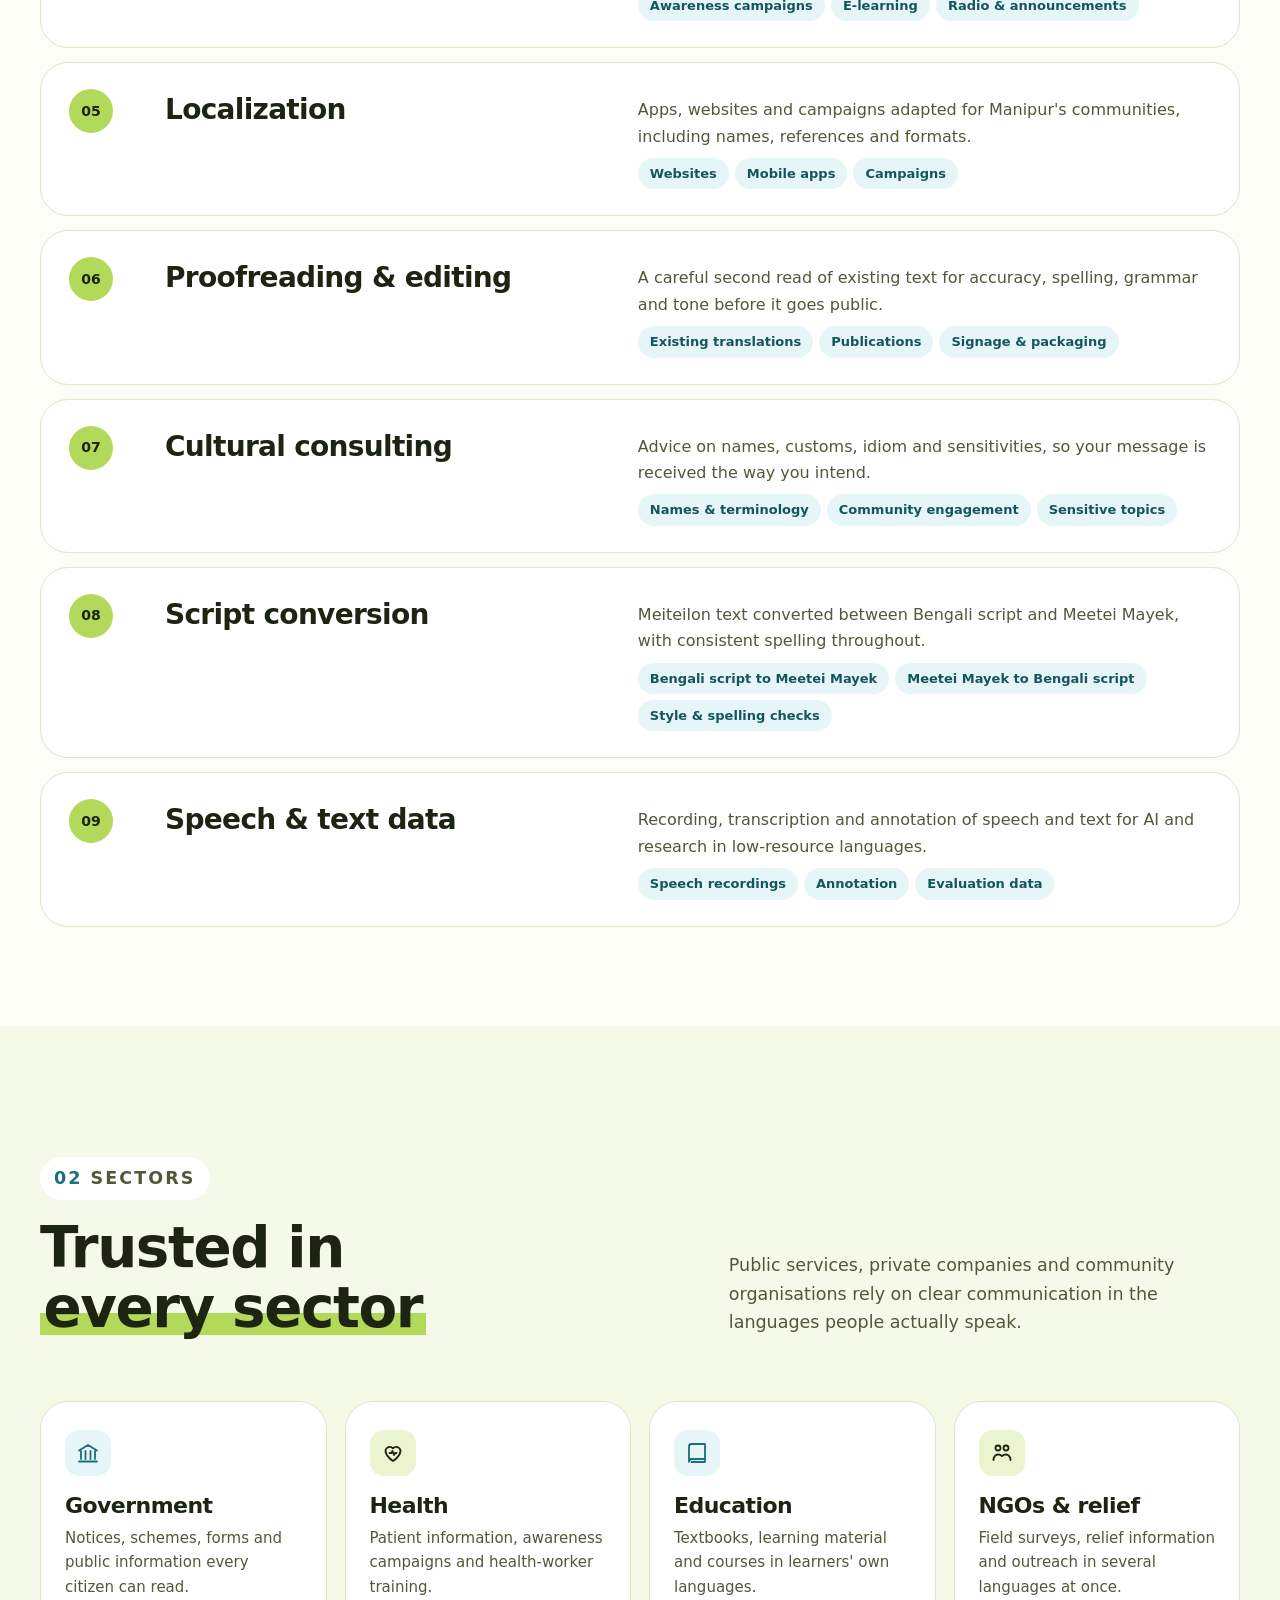
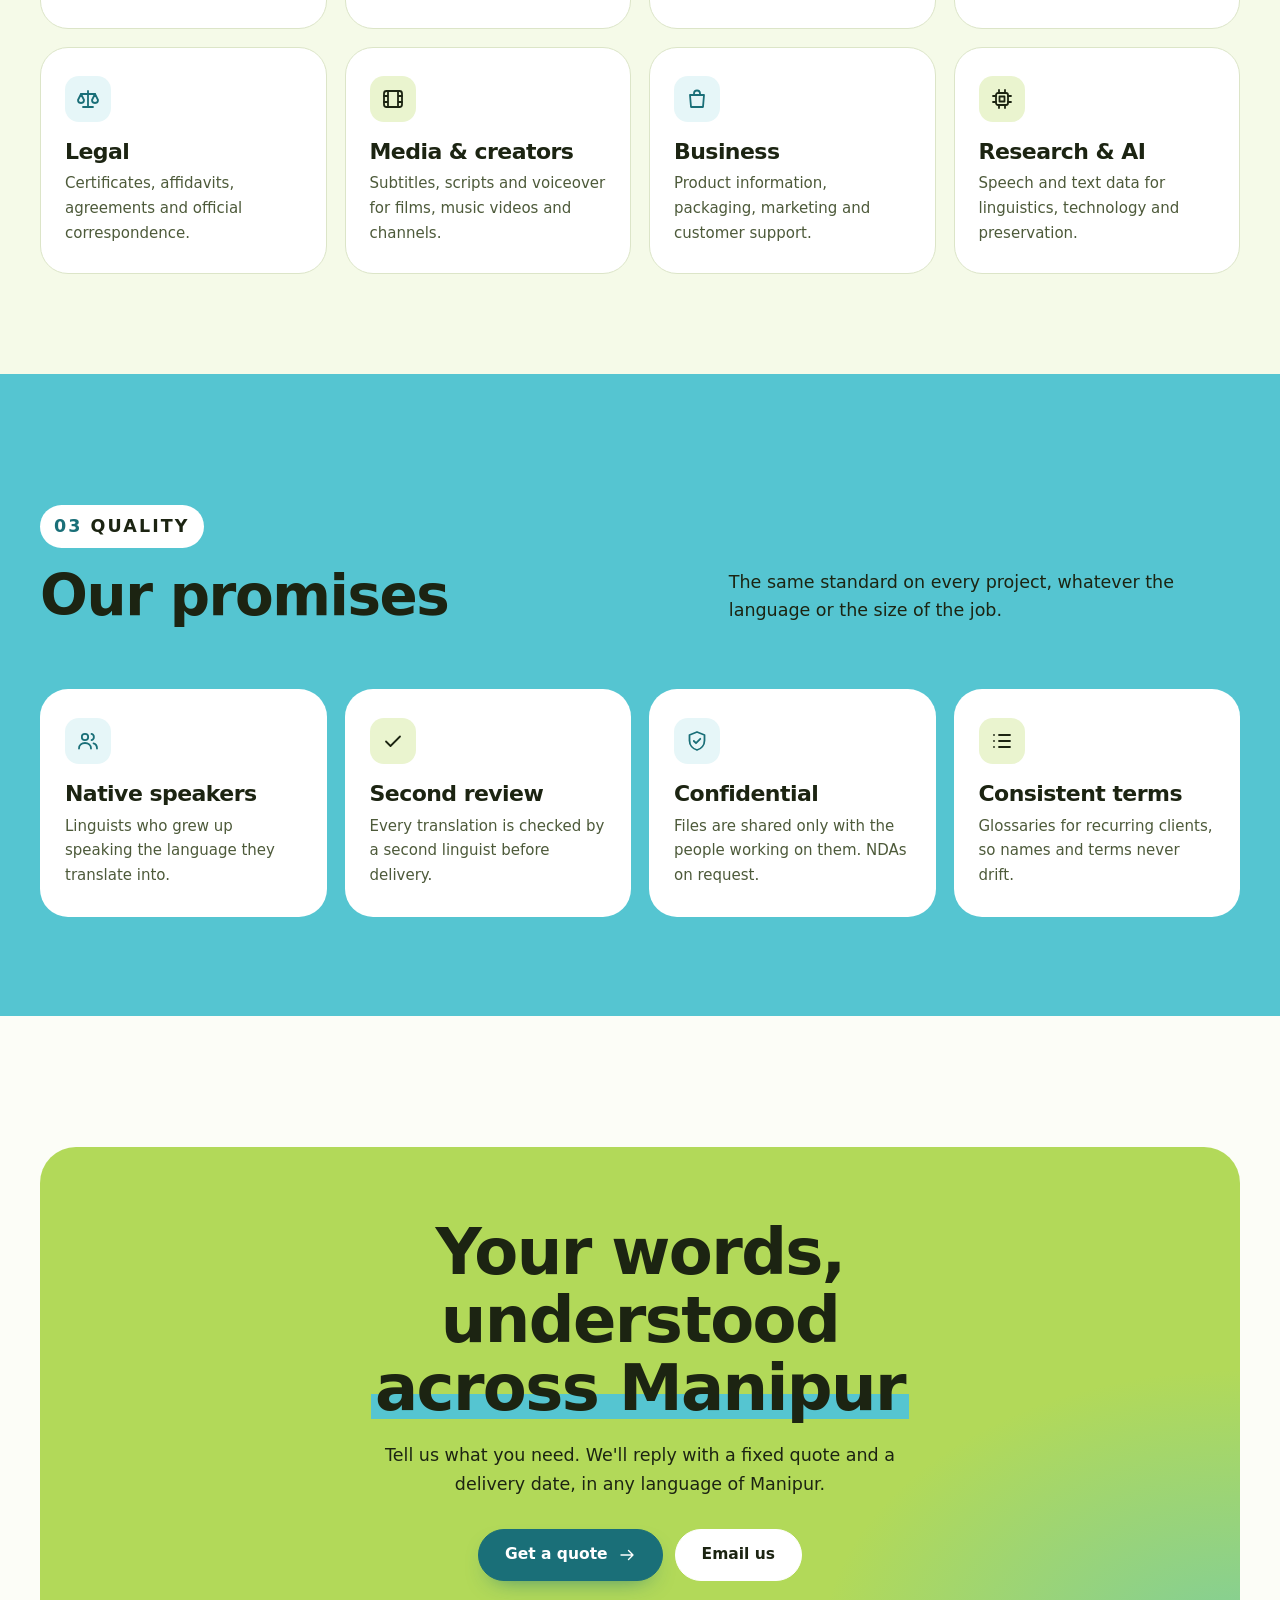
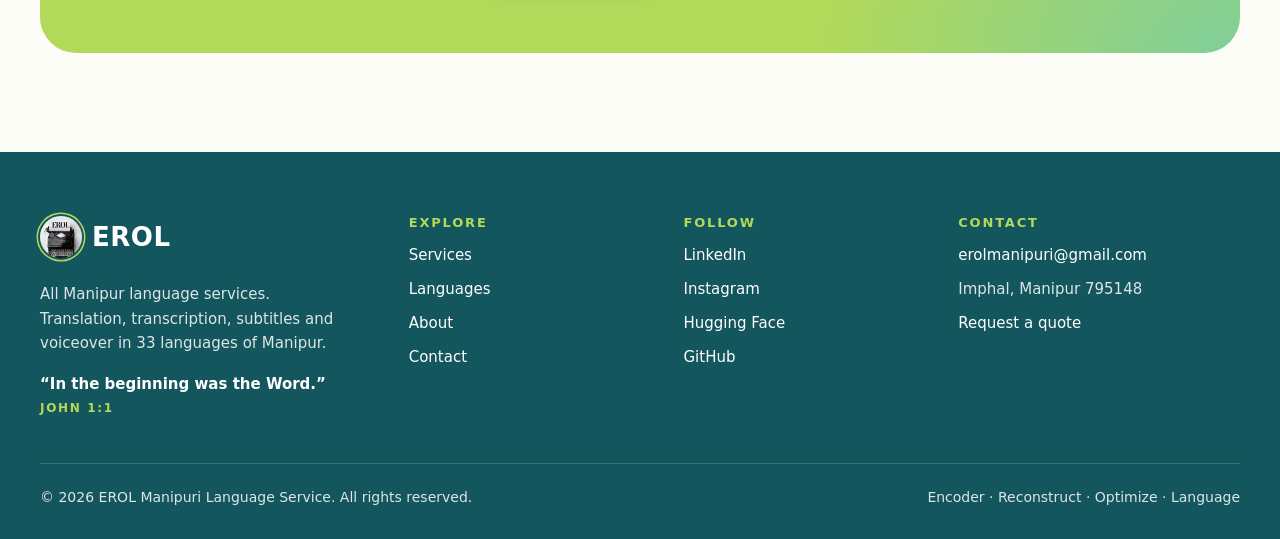
<file: services.html>
<!doctype html>
<html lang="en">
<head>
  <meta charset="utf-8">
  <meta name="viewport" content="width=device-width, initial-scale=1">
  <meta http-equiv="Content-Security-Policy" content="default-src 'self'; script-src 'self'; style-src 'self' https://fonts.googleapis.com; font-src https://fonts.gstatic.com; img-src 'self' data:; connect-src https://formsubmit.co; form-action mailto: https://formsubmit.co; base-uri 'self'; object-src 'none'">
  <meta name="referrer" content="strict-origin-when-cross-origin">

  <title>Services · EROL</title>
  <meta name="description" content="Translation, transcription, subtitles, voiceover, localization, proofreading, cultural consulting, script conversion and speech data in 33 languages of Manipur.">
  <link rel="canonical" href="https://erolmni.github.io/services.html">
  <meta name="theme-color" content="#b2d959">

  <link rel="icon" href="assets/favicon.png" type="image/png">
  <link rel="apple-touch-icon" href="assets/apple-touch-icon.png">

  <meta property="og:type" content="website">
  <meta property="og:site_name" content="EROL">
  <meta property="og:locale" content="en_IN">
  <meta property="og:url" content="https://erolmni.github.io/services.html">
  <meta property="og:title" content="Services · EROL">
  <meta property="og:description" content="Translation, transcription, subtitles, voiceover, localization, proofreading, cultural consulting, script conversion and speech data in 33 languages of Manipur.">
  <meta property="og:image" content="https://erolmni.github.io/assets/og-image.jpg">
  <meta property="og:image:width" content="1200">
  <meta property="og:image:height" content="630">
  <meta property="og:image:alt" content="EROL: every language of Manipur">
  <meta name="twitter:card" content="summary_large_image">

  <link rel="preconnect" href="https://fonts.googleapis.com">
  <link rel="preconnect" href="https://fonts.gstatic.com" crossorigin>
  <link rel="stylesheet" href="https://fonts.googleapis.com/css2?family=Bricolage+Grotesque:opsz,wght@12..96,600;12..96,700;12..96,800&family=DM+Sans:opsz,wght@9..40,400;9..40,500;9..40,600;9..40,700&display=swap">
  <link rel="stylesheet" href="css/styles.css?v=f0e158a8">
  <script src="js/main.js?v=e89922f9" defer></script>
</head>
<body>
  <svg class="sprite" aria-hidden="true" focusable="false">
    <symbol id="i-arrow" viewBox="0 0 24 24"><path d="M4 12h16M14 6l6 6-6 6"/></symbol>
    <symbol id="i-pause" viewBox="0 0 24 24"><path d="M9 6v12M15 6v12"/></symbol>
    <symbol id="i-play" viewBox="0 0 24 24"><path d="M8 5.5v13l10-6.5-10-6.5z"/></symbol>
    <symbol id="i-search" viewBox="0 0 24 24"><circle cx="11" cy="11" r="6.5"/><path d="M20 20l-4.2-4.2"/></symbol>
    <symbol id="i-copy" viewBox="0 0 24 24"><rect x="8.5" y="8.5" width="11" height="11" rx="2.2"/><path d="M15.5 8.5V6.7a2.2 2.2 0 0 0-2.2-2.2H6.7a2.2 2.2 0 0 0-2.2 2.2v6.6a2.2 2.2 0 0 0 2.2 2.2h1.8"/></symbol>
    <symbol id="i-close" viewBox="0 0 24 24"><path d="M6 6l12 12M18 6L6 18"/></symbol>
    <symbol id="i-check" viewBox="0 0 24 24"><path d="M5 12.5l4.5 4.5L19 7.5"/></symbol>
    <symbol id="i-swap" viewBox="0 0 24 24"><path d="M4 8h13M13 4l4 4-4 4"/><path d="M20 16H7m4-4-4 4 4 4"/></symbol>
    <symbol id="i-file" viewBox="0 0 24 24"><path d="M14 3H7a2 2 0 0 0-2 2v14a2 2 0 0 0 2 2h10a2 2 0 0 0 2-2V8l-5-5z"/><path d="M14 3v5h5M9 13h6M9 17h4"/></symbol>
    <symbol id="i-captions" viewBox="0 0 24 24"><rect x="3" y="5" width="18" height="14" rx="2.5"/><path d="M7 12h4m2 0h4M7 15.5h2m2 0h6"/></symbol>
    <symbol id="i-mic" viewBox="0 0 24 24"><rect x="9" y="3" width="6" height="11" rx="3"/><path d="M5.5 11a6.5 6.5 0 0 0 13 0M12 17.5V21M8.5 21h7"/></symbol>
    <symbol id="i-globe" viewBox="0 0 24 24"><circle cx="12" cy="12" r="9"/><path d="M3 12h18M12 3a14 14 0 0 1 0 18M12 3a14 14 0 0 0 0 18"/></symbol>
    <symbol id="i-pen" viewBox="0 0 24 24"><path d="M4 20h4L19 9l-4-4L4 16v4z"/><path d="M13.5 6.5l4 4"/></symbol>
    <symbol id="i-users" viewBox="0 0 24 24"><circle cx="9" cy="8" r="3.2"/><path d="M3 19.5c0-3.3 2.7-5.5 6-5.5s6 2.2 6 5.5"/><path d="M15.5 4.9a3.2 3.2 0 0 1 0 6.2M17.5 14.3c2.1.6 3.5 2.6 3.5 5.2"/></symbol>
    <symbol id="i-shield" viewBox="0 0 24 24"><path d="M12 3l7.5 3v5.5c0 4.6-3.2 8.3-7.5 9.5-4.3-1.2-7.5-4.9-7.5-9.5V6L12 3z"/><path d="M8.8 12l2.2 2.2 4.3-4.4"/></symbol>
    <symbol id="i-list" viewBox="0 0 24 24"><path d="M9 6h11M9 12h11M9 18h11M4 6h.01M4 12h.01M4 18h.01"/></symbol>
    <symbol id="i-landmark" viewBox="0 0 24 24"><path d="M3 9.5L12 4l9 5.5M5 10v8M9.5 10v8M14.5 10v8M19 10v8M3 20.5h18"/></symbol>
    <symbol id="i-heart" viewBox="0 0 24 24"><path d="M12 20s-7.5-4.6-7.5-10.2A4.3 4.3 0 0 1 12 7.3a4.3 4.3 0 0 1 7.5 2.5C19.5 15.4 12 20 12 20z"/><path d="M8.5 12h2l1-2 1.5 4 1-2h1.5"/></symbol>
    <symbol id="i-book" viewBox="0 0 24 24"><path d="M4 5.5A2.5 2.5 0 0 1 6.5 3H20v15H6.5A2.5 2.5 0 0 0 4 20.5v-15z"/><path d="M4 20.5A2.5 2.5 0 0 1 6.5 18H20v3H6.5"/></symbol>
    <symbol id="i-hands" viewBox="0 0 24 24"><circle cx="8" cy="7" r="2.5"/><circle cx="16" cy="7" r="2.5"/><path d="M3.5 19c0-3 2-5.5 4.5-5.5s4 1.6 4 1.6 1.5-1.6 4-1.6 4.5 2.5 4.5 5.5"/></symbol>
    <symbol id="i-scale" viewBox="0 0 24 24"><path d="M12 4v16M7 20h10M5 7h14"/><path d="M5 7l-3 6a3 3 0 0 0 6 0L5 7zM19 7l-3 6a3 3 0 0 0 6 0l-3-6z"/></symbol>
    <symbol id="i-film" viewBox="0 0 24 24"><rect x="3" y="4" width="18" height="16" rx="2.5"/><path d="M7 4v16M17 4v16M3 9h4m10 0h4M3 15h4m10 0h4"/></symbol>
    <symbol id="i-bag" viewBox="0 0 24 24"><path d="M5 8h14l-1 12H6L5 8z"/><path d="M9 8V6.5a3 3 0 0 1 6 0V8"/></symbol>
    <symbol id="i-chip" viewBox="0 0 24 24"><rect x="6" y="6" width="12" height="12" rx="2"/><path d="M9.5 9.5h5v5h-5zM9 3v3m6-3v3M9 18v3m6-3v3M3 9h3m-3 6h3m12-6h3m-3 6h3"/></symbol>
    <symbol id="i-linkedin" viewBox="0 0 24 24"><rect x="3" y="3" width="18" height="18" rx="3.5"/><path d="M8 10.5V16M8 7.8v.01M11.5 16v-5.5M11.5 13c0-1.6 1-2.6 2.4-2.6 1.4 0 2.1.9 2.1 2.6V16"/></symbol>
    <symbol id="i-instagram" viewBox="0 0 24 24"><rect x="3.5" y="3.5" width="17" height="17" rx="5"/><circle cx="12" cy="12" r="3.8"/><path d="M17 7h.01"/></symbol>
    <symbol id="i-github" viewBox="0 0 24 24"><path d="M9 19c-4 1.3-4-2-5.6-2.5M14.6 21v-3.4c0-1 .1-1.4-.5-2 2.8-.3 5.4-1.4 5.4-6 0-1.2-.4-2.3-1.2-3.2.1-.3.5-1.5-.1-3.1 0 0-1-.3-3.3 1.2a11.4 11.4 0 0 0-6 0C6.6 3 5.6 3.3 5.6 3.3c-.6 1.6-.2 2.8-.1 3.1-.8.9-1.2 2-1.2 3.2 0 4.6 2.6 5.7 5.4 6-.6.6-.6 1.2-.5 2V21"/></symbol>
    <symbol id="i-hf" viewBox="0 0 24 24"><circle cx="12" cy="12" r="8.5"/><path d="M8.6 10.2v.01M15.4 10.2v.01M8.5 14c1 1.4 2.2 2 3.5 2s2.5-.6 3.5-2"/></symbol>
  </svg>

  <a class="skip-link" href="#main">Skip to content</a>

  <header class="header" id="header">
    <div class="container header-inner">
      <a class="brand" href="./" aria-label="EROL home">
        <img class="brand-mark" src="assets/erol-mark.jpg" alt="" width="42" height="42">
        <span class="brand-name">EROL</span>
      </a>
      <nav class="nav" id="menu" aria-label="Main">
        <ul class="nav-links">
          <li><a href="services.html" aria-current="page">Services</a></li>
          <li><a href="./#languages">Languages</a></li>
          <li><a href="about.html">About</a></li>
          <li><a href="contact.html">Contact</a></li>
        </ul>
      </nav>
      <a class="btn btn-teal btn-sm header-cta" href="contact.html">Get a quote</a>
      <button class="menu-toggle" id="menu-toggle" type="button" aria-expanded="false" aria-controls="menu">
        <span class="sr-only">Open menu</span>
        <span class="menu-toggle-bar" aria-hidden="true"></span>
        <span class="menu-toggle-bar" aria-hidden="true"></span>
        <span class="menu-toggle-bar" aria-hidden="true"></span>
      </button>
    </div>
  </header>

  <main id="main" tabindex="-1">
    <section class="page-head">
      <div class="container">
        <p class="label">Services</p>
        <h1>Everything your words need, <em>in every language</em></h1>
        <p>Nine services, one standard: native-speaker linguists, a second review, and delivery in the format you need.</p>
      </div>
    </section>

    <section class="section" aria-labelledby="list-title">
      <div class="container">
        <header class="section-head reveal">
          <div>
            <p class="label"><b>01</b> What we do</p>
            <h2 id="list-title">Nine ways we help</h2>
          </div>
          <p>Each service works between English or Hindi and any of the 33 languages of Manipur, or between two languages of Manipur.</p>
        </header>

        <ol class="service-rows">
          <li class="service-row reveal">
            <span class="num">01</span><h3>Translation</h3>
            <p>Documents, notices, forms, reports and websites, translated so they read naturally to the people you want to reach.</p>
            <ul class="uses"><li>Government notices &amp; forms</li><li>Reports &amp; research</li><li>Websites &amp; marketing</li></ul>
          </li>
          <li class="service-row reveal">
            <span class="num">02</span><h3>Transcription</h3>
            <p>Accurate, time-stamped transcripts of recordings, with speaker labels where you need them.</p>
            <ul class="uses"><li>Interviews &amp; oral histories</li><li>Meetings &amp; focus groups</li><li>Field recordings</li></ul>
          </li>
          <li class="service-row reveal">
            <span class="num">03</span><h3>Subtitles &amp; captions</h3>
            <p>Timed subtitles that are easy to read on screen, delivered as SRT or VTT files.</p>
            <ul class="uses"><li>Films &amp; documentaries</li><li>Training videos</li><li>Social media</li></ul>
          </li>
          <li class="service-row reveal">
            <span class="num">04</span><h3>Voiceover &amp; recording</h3>
            <p>Natural voiceovers and audio recordings by native speakers, delivered as broadcast-ready files.</p>
            <ul class="uses"><li>Awareness campaigns</li><li>E-learning</li><li>Radio &amp; announcements</li></ul>
          </li>
          <li class="service-row reveal">
            <span class="num">05</span><h3>Localization</h3>
            <p>Apps, websites and campaigns adapted for Manipur's communities, including names, references and formats.</p>
            <ul class="uses"><li>Websites</li><li>Mobile apps</li><li>Campaigns</li></ul>
          </li>
          <li class="service-row reveal">
            <span class="num">06</span><h3>Proofreading &amp; editing</h3>
            <p>A careful second read of existing text for accuracy, spelling, grammar and tone before it goes public.</p>
            <ul class="uses"><li>Existing translations</li><li>Publications</li><li>Signage &amp; packaging</li></ul>
          </li>
          <li class="service-row reveal">
            <span class="num">07</span><h3>Cultural consulting</h3>
            <p>Advice on names, customs, idiom and sensitivities, so your message is received the way you intend.</p>
            <ul class="uses"><li>Names &amp; terminology</li><li>Community engagement</li><li>Sensitive topics</li></ul>
          </li>
          <li class="service-row reveal">
            <span class="num">08</span><h3>Script conversion</h3>
            <p>Meiteilon text converted between Bengali script and Meetei Mayek, with consistent spelling throughout.</p>
            <ul class="uses"><li>Bengali script to Meetei Mayek</li><li>Meetei Mayek to Bengali script</li><li>Style &amp; spelling checks</li></ul>
          </li>
          <li class="service-row reveal">
            <span class="num">09</span><h3>Speech &amp; text data</h3>
            <p>Recording, transcription and annotation of speech and text for AI and research in low-resource languages.</p>
            <ul class="uses"><li>Speech recordings</li><li>Annotation</li><li>Evaluation data</li></ul>
          </li>
        </ol>
      </div>
    </section>

    <section class="section section-soft" aria-labelledby="sectors-title">
      <div class="container">
        <header class="section-head reveal">
          <div>
            <p class="label"><b>02</b> Sectors</p>
            <h2 id="sectors-title">Trusted in <em>every sector</em></h2>
          </div>
          <p>Public services, private companies and community organisations rely on clear communication in the languages people actually speak.</p>
        </header>

        <ul class="grid-cells">
          <li class="cell reveal"><svg class="icon" aria-hidden="true"><use href="#i-landmark"/></svg><h3>Government</h3><p>Notices, schemes, forms and public information every citizen can read.</p></li>
          <li class="cell reveal"><svg class="icon" aria-hidden="true"><use href="#i-heart"/></svg><h3>Health</h3><p>Patient information, awareness campaigns and health-worker training.</p></li>
          <li class="cell reveal"><svg class="icon" aria-hidden="true"><use href="#i-book"/></svg><h3>Education</h3><p>Textbooks, learning material and courses in learners' own languages.</p></li>
          <li class="cell reveal"><svg class="icon" aria-hidden="true"><use href="#i-hands"/></svg><h3>NGOs &amp; relief</h3><p>Field surveys, relief information and outreach in several languages at once.</p></li>
          <li class="cell reveal"><svg class="icon" aria-hidden="true"><use href="#i-scale"/></svg><h3>Legal</h3><p>Certificates, affidavits, agreements and official correspondence.</p></li>
          <li class="cell reveal"><svg class="icon" aria-hidden="true"><use href="#i-film"/></svg><h3>Media &amp; creators</h3><p>Subtitles, scripts and voiceover for films, music videos and channels.</p></li>
          <li class="cell reveal"><svg class="icon" aria-hidden="true"><use href="#i-bag"/></svg><h3>Business</h3><p>Product information, packaging, marketing and customer support.</p></li>
          <li class="cell reveal"><svg class="icon" aria-hidden="true"><use href="#i-chip"/></svg><h3>Research &amp; AI</h3><p>Speech and text data for linguistics, technology and preservation.</p></li>
        </ul>
      </div>
    </section>

    <section class="section section-teal" aria-labelledby="quality-title">
      <div class="container">
        <header class="section-head reveal">
          <div>
            <p class="label"><b>03</b> Quality</p>
            <h2 id="quality-title">Our promises</h2>
          </div>
          <p>The same standard on every project, whatever the language or the size of the job.</p>
        </header>

        <ul class="grid-cells">
          <li class="cell reveal"><svg class="icon" aria-hidden="true"><use href="#i-users"/></svg><h3>Native speakers</h3><p>Linguists who grew up speaking the language they translate into.</p></li>
          <li class="cell reveal"><svg class="icon" aria-hidden="true"><use href="#i-check"/></svg><h3>Second review</h3><p>Every translation is checked by a second linguist before delivery.</p></li>
          <li class="cell reveal"><svg class="icon" aria-hidden="true"><use href="#i-shield"/></svg><h3>Confidential</h3><p>Files are shared only with the people working on them. NDAs on request.</p></li>
          <li class="cell reveal"><svg class="icon" aria-hidden="true"><use href="#i-list"/></svg><h3>Consistent terms</h3><p>Glossaries for recurring clients, so names and terms never drift.</p></li>
        </ul>
      </div>
    </section>

    <section class="section" aria-labelledby="cta-title">
      <div class="container">
        <div class="cta-card reveal">
          <h2 id="cta-title">Your words, understood <em>across Manipur</em></h2>
          <p>Tell us what you need. We'll reply with a fixed quote and a delivery date, in any language of Manipur.</p>
          <div class="hero-actions">
            <a class="btn btn-solid" href="contact.html">Get a quote <svg class="icon" aria-hidden="true"><use href="#i-arrow"/></svg></a>
            <a class="btn btn-white" href="mailto:erolmanipuri@gmail.com">Email us</a>
          </div>
        </div>
      </div>
    </section>
  </main>

  <footer class="footer">
    <div class="container footer-grid">
      <div class="footer-brand">
        <a class="brand" href="./" aria-label="EROL home">
          <img class="brand-mark" src="assets/erol-mark.jpg" alt="" width="42" height="42" loading="lazy">
          <span class="brand-name">EROL</span>
        </a>
        <p>All Manipur language services. Translation, transcription, subtitles and voiceover in 33 languages of Manipur.</p>
        <p class="footer-verse">&ldquo;In the beginning was the Word.&rdquo; <span>John 1:1</span></p>
      </div>
      <div class="footer-col">
        <h2>Explore</h2>
        <ul>
          <li><a href="services.html">Services</a></li>
          <li><a href="./#languages">Languages</a></li>
          <li><a href="about.html">About</a></li>
          <li><a href="contact.html">Contact</a></li>
        </ul>
      </div>
      <div class="footer-col">
        <h2>Follow</h2>
        <ul>
          <li><a href="https://www.linkedin.com/company/erolmni" target="_blank" rel="noopener">LinkedIn</a></li>
          <li><a href="https://www.instagram.com/erolmni/" target="_blank" rel="noopener">Instagram</a></li>
          <li><a href="https://huggingface.co/erolmni" target="_blank" rel="noopener">Hugging Face</a></li>
          <li><a href="https://github.com/erolmni" target="_blank" rel="noopener">GitHub</a></li>
        </ul>
      </div>
      <div class="footer-col">
        <h2>Contact</h2>
        <ul>
          <li><a href="mailto:erolmanipuri@gmail.com">erolmanipuri@gmail.com</a></li>
          <li>Imphal, Manipur 795148</li>
          <li><a href="contact.html">Request a quote</a></li>
        </ul>
      </div>
    </div>
    <div class="container footer-bottom">
      <p>© <span id="year">2026</span> EROL Manipuri Language Service. All rights reserved.</p>
      <p>Encoder · Reconstruct · Optimize · Language</p>
    </div>
  </footer>
</body>
</html>
</file>
<file: css/styles.css>
/* ==========================================================================
   EROL · All Manipur language services
   Brand: lime #B2D959 · teal #55C5D1 · deep olive ink for text (no black)
   1. Tokens       5. Hero & page heads    9. Cards, stats, steps   13. Footer
   2. Base         6. Sections & labels   10. About & lab          14. Utilities
   3. Buttons      7. Language map        11. Contact & form
   4. Header       8. Services            12. FAQ, verse, CTA
   ========================================================================== */

/* ---------- 1. Tokens ---------- */

:root {
  --lime: #b2d959;
  --lime-600: #9cc23f;
  --lime-100: #eaf4cf;
  --lime-50: #f5fae8;
  --teal: #55c5d1;
  --teal-50: #e6f6f8;
  --teal-700: #1a6f78;
  --teal-800: #14565d;
  --ink: #1c2412;
  --ink-2: #4d5a3a;
  --line: #dce5c8;
  --bg: #fcfdf7;
  --white: #ffffff;
  --error: #b42318;
  --success: #1a6f78;

  --radius-sm: 12px;
  --radius: 18px;
  --radius-lg: 28px;
  --shadow: 0 1px 2px rgb(28 36 18 / 0.04), 0 12px 32px -18px rgb(28 36 18 / 0.22);
  --shadow-lg: 0 2px 6px rgb(28 36 18 / 0.05), 0 28px 60px -28px rgb(28 36 18 / 0.32);

  --display: "Bricolage Grotesque", "Segoe UI", system-ui, sans-serif;
  --sans: "DM Sans", system-ui, -apple-system, "Segoe UI", Arial, sans-serif;
  --mayek: "Noto Sans Meetei Mayek", sans-serif;
  --ease: cubic-bezier(0.2, 0.7, 0.2, 1);

  --container: 1200px;
  --section: clamp(72px, 9vw, 120px);
  --mark: var(--lime);
  color-scheme: light;
}

/* ---------- 2. Base ---------- */

*,
*::before,
*::after {
  box-sizing: border-box;
}

html {
  -webkit-text-size-adjust: 100%;
  scroll-padding-top: 96px;
}

@media (prefers-reduced-motion: no-preference) {
  html {
    scroll-behavior: smooth;
  }
}

body {
  margin: 0;
  background: var(--bg);
  color: var(--ink);
  font-family: var(--sans);
  font-size: 17px;
  line-height: 1.65;
  -webkit-font-smoothing: antialiased;
  text-rendering: optimizeLegibility;
}

h1,
h2,
h3 {
  margin: 0;
  font-family: var(--display);
  font-weight: 700;
  line-height: 1.06;
  letter-spacing: -0.025em;
  color: var(--ink);
  text-wrap: balance;
}

/* Highlighter-pen emphasis */
h1 em,
h2 em {
  font-style: normal;
  padding: 0 0.06em;
  background: linear-gradient(transparent 58%, var(--mark) 58%, var(--mark) 92%, transparent 92%);
  -webkit-box-decoration-break: clone;
  box-decoration-break: clone;
}

p {
  margin: 0;
}

a {
  color: var(--teal-700);
  text-underline-offset: 3px;
}

img,
svg {
  display: block;
  max-width: 100%;
}

ul,
ol {
  margin: 0;
  padding: 0;
  list-style: none;
}

button,
input,
textarea {
  font: inherit;
  color: inherit;
}

::selection {
  background: var(--lime);
  color: var(--ink);
}

:focus-visible {
  outline: 2.5px solid var(--ink);
  outline-offset: 3px;
  border-radius: 6px;
}

[hidden] {
  display: none !important;
}

.sprite {
  position: absolute;
  width: 0;
  height: 0;
  overflow: hidden;
}

.icon {
  flex: none;
  width: 18px;
  height: 18px;
  fill: none;
  stroke: currentColor;
  stroke-width: 1.8;
  stroke-linecap: round;
  stroke-linejoin: round;
}

.sr-only {
  position: absolute;
  width: 1px;
  height: 1px;
  padding: 0;
  margin: -1px;
  overflow: hidden;
  clip: rect(0 0 0 0);
  white-space: nowrap;
  border: 0;
}

.skip-link {
  position: fixed;
  top: -80px;
  left: 16px;
  z-index: 100;
  padding: 12px 18px;
  border-radius: 999px;
  background: var(--teal-800);
  color: var(--white);
  font-weight: 600;
  text-decoration: none;
  transition: top 0.2s;
}

.skip-link:focus {
  top: 16px;
}

.container {
  width: min(100% - 32px, var(--container));
  margin-inline: auto;
}

/* ---------- 3. Buttons ---------- */

.btn {
  display: inline-flex;
  align-items: center;
  justify-content: center;
  gap: 10px;
  min-height: 52px;
  padding: 0 26px;
  border: 1.5px solid var(--ink);
  border-radius: 999px;
  background: transparent;
  color: var(--ink);
  font-family: var(--sans);
  font-size: 15.5px;
  font-weight: 600;
  line-height: 1;
  text-decoration: none;
  white-space: nowrap;
  cursor: pointer;
  transition: transform 0.25s var(--ease), background-color 0.2s, border-color 0.2s, color 0.2s, box-shadow 0.2s;
}

.btn:hover {
  transform: translateY(-2px);
  background: rgb(255 255 255 / 0.5);
}

.btn .icon {
  transition: transform 0.25s var(--ease);
}

.btn:hover .icon {
  transform: translateX(3px);
}

/* Main call to action: lime on light backgrounds */
.btn-solid {
  border-color: var(--lime);
  background: var(--lime);
  color: var(--ink);
  box-shadow: 0 10px 24px -14px rgb(130 170 40 / 0.9);
}

.btn-solid:hover {
  border-color: var(--lime-600);
  background: var(--lime-600);
}

.btn-teal {
  border-color: var(--teal-700);
  background: var(--teal-700);
  color: var(--white);
  box-shadow: 0 10px 24px -14px rgb(26 111 120 / 0.9);
}

.btn-teal:hover {
  border-color: var(--teal-800);
  background: var(--teal-800);
}

.btn-white {
  border-color: var(--white);
  background: var(--white);
  color: var(--ink);
}

.btn-white:hover {
  background: var(--white);
  box-shadow: var(--shadow);
}

/* On lime areas the lime button would disappear, so it turns teal */
.hero .btn-solid,
.page-head .btn-solid,
.section-lime .btn-solid,
.cta-card .btn-solid {
  border-color: var(--teal-700);
  background: var(--teal-700);
  color: var(--white);
  box-shadow: 0 10px 24px -14px rgb(26 111 120 / 0.9);
}

.hero .btn-solid:hover,
.page-head .btn-solid:hover,
.section-lime .btn-solid:hover,
.cta-card .btn-solid:hover {
  border-color: var(--teal-800);
  background: var(--teal-800);
}

.btn-sm {
  min-height: 42px;
  padding: 0 18px;
  font-size: 14.5px;
}

.btn-block {
  width: 100%;
}

.text-link {
  display: inline-flex;
  align-items: center;
  gap: 8px;
  font-weight: 600;
  text-decoration: none;
}

.text-link:hover {
  text-decoration: underline;
}

/* ---------- 4. Header ---------- */

.header {
  position: fixed;
  inset: 0 0 auto;
  z-index: 60;
  border-bottom: 1px solid transparent;
  transition: background-color 0.3s, border-color 0.3s, box-shadow 0.3s;
}

.header.is-scrolled {
  background: rgb(252 253 247 / 0.94);
  border-bottom-color: var(--line);
  box-shadow: 0 10px 30px -24px rgb(28 36 18 / 0.5);
  backdrop-filter: blur(12px);
  -webkit-backdrop-filter: blur(12px);
}

.header-inner {
  position: relative;
  display: flex;
  align-items: center;
  gap: 16px;
  height: 76px;
}

.brand {
  display: inline-flex;
  align-items: center;
  gap: 10px;
  color: var(--ink);
  text-decoration: none;
}

.brand-mark {
  width: 42px;
  height: 42px;
  border-radius: 50%;
  object-fit: cover;
  box-shadow: 0 0 0 2px var(--white), 0 0 0 3.5px var(--ink);
}

.brand-name {
  font-family: var(--display);
  font-size: 26px;
  font-weight: 800;
  letter-spacing: 0.02em;
  line-height: 1;
}

.nav {
  margin-left: auto;
}

.nav-links {
  display: flex;
  align-items: center;
  gap: 4px;
}

.nav-links a {
  display: block;
  padding: 9px 16px;
  border-radius: 999px;
  font-size: 15.5px;
  font-weight: 600;
  color: var(--ink);
  text-decoration: none;
  transition: background-color 0.2s;
}

.nav-links a:hover {
  background: rgb(255 255 255 / 0.6);
}

.nav-links a[aria-current] {
  background: var(--white);
}

.header.is-scrolled .nav-links a:hover {
  background: var(--lime-100);
}

.header.is-scrolled .nav-links a[aria-current] {
  background: var(--lime);
}

.menu-toggle {
  display: none;
  position: relative;
  flex: none;
  width: 46px;
  height: 46px;
  border: 1.5px solid var(--ink);
  border-radius: 14px;
  background: var(--white);
  cursor: pointer;
}

.menu-toggle-bar {
  position: absolute;
  left: 12px;
  right: 12px;
  height: 2px;
  border-radius: 2px;
  background: var(--ink);
  transition: transform 0.25s var(--ease), top 0.25s var(--ease), opacity 0.2s;
}

.menu-toggle-bar:nth-of-type(2) { top: 14.5px; }
.menu-toggle-bar:nth-of-type(3) { top: 20.5px; }
.menu-toggle-bar:nth-of-type(4) { top: 26.5px; }
.menu-toggle[aria-expanded="true"] .menu-toggle-bar:nth-of-type(2) { top: 20.5px; transform: rotate(45deg); }
.menu-toggle[aria-expanded="true"] .menu-toggle-bar:nth-of-type(3) { opacity: 0; }
.menu-toggle[aria-expanded="true"] .menu-toggle-bar:nth-of-type(4) { top: 20.5px; transform: rotate(-45deg); }

@media (max-width: 900px) {
  .menu-toggle {
    display: block;
  }

  .header-cta {
    margin-left: auto;
  }

  .nav {
    position: absolute;
    top: calc(100% + 6px);
    left: 0;
    right: 0;
    margin: 0;
    padding: 10px;
    border: 1px solid var(--line);
    border-radius: var(--radius);
    background: var(--white);
    box-shadow: var(--shadow-lg);
    visibility: hidden;
    opacity: 0;
    transform: translateY(-6px);
    transition: opacity 0.2s, transform 0.2s, visibility 0s 0.2s;
  }

  .nav.is-open {
    visibility: visible;
    opacity: 1;
    transform: none;
    transition: opacity 0.2s, transform 0.2s;
  }

  .nav-links {
    flex-direction: column;
    align-items: stretch;
    gap: 2px;
  }

  .nav-links a {
    padding: 14px 16px;
    border-radius: var(--radius-sm);
    font-size: 17px;
  }

  .nav-links a:hover,
  .header.is-scrolled .nav-links a:hover {
    background: var(--lime-50);
  }

  .nav-links a[aria-current],
  .header.is-scrolled .nav-links a[aria-current] {
    background: var(--lime);
  }
}

@media (max-width: 520px) {
  .header-cta {
    display: none;
  }

  .menu-toggle {
    margin-left: auto;
  }
}

/* ---------- 5. Hero & page heads ---------- */

.hero,
.page-head {
  --mark: var(--teal);
  position: relative;
  overflow: hidden;
  background-color: var(--lime);
  background-image:
    radial-gradient(42% 60% at 100% 0%, rgb(255 255 255 / 0.45), transparent 70%),
    radial-gradient(40% 55% at 0% 100%, rgb(85 197 209 / 0.35), transparent 70%);
}

/* Woven texture: faint warp and weft threads */
.hero::before,
.page-head::before {
  content: "";
  position: absolute;
  inset: 0;
  background-image:
    repeating-linear-gradient(90deg, rgb(28 36 18 / 0.045) 0 1px, transparent 1px 28px),
    repeating-linear-gradient(0deg, rgb(28 36 18 / 0.03) 0 1px, transparent 1px 28px);
  -webkit-mask-image: linear-gradient(180deg, #000, transparent 85%);
  mask-image: linear-gradient(180deg, #000, transparent 85%);
  pointer-events: none;
}

.hero {
  padding: 148px 0 56px;
}

.hero-inner,
.page-head .container {
  position: relative;
  z-index: 1;
}

.hero-inner {
  max-width: 980px;
  text-align: center;
}

.hero h1 {
  font-size: clamp(44px, 6.6vw, 92px);
  font-weight: 800;
  line-height: 1;
  letter-spacing: -0.035em;
}

.hero-lede {
  max-width: 640px;
  margin: 24px auto 0;
  font-size: clamp(17px, 1.6vw, 20px);
  color: var(--ink);
}

.hero-actions {
  display: flex;
  flex-wrap: wrap;
  justify-content: center;
  gap: 12px;
  margin-top: 34px;
}

/* Rows of language names drifting like threads on a loom */
.weave {
  position: relative;
  z-index: 1;
  display: grid;
  gap: 12px;
  margin-top: 64px;
  -webkit-mask-image: linear-gradient(90deg, transparent, #000 7%, #000 93%, transparent);
  mask-image: linear-gradient(90deg, transparent, #000 7%, #000 93%, transparent);
}

.weave-row {
  overflow: hidden;
}

.weave-track {
  display: flex;
  width: max-content;
  animation: weave 70s linear infinite;
}

.weave-row:nth-child(2) .weave-track {
  animation-duration: 80s;
  animation-direction: reverse;
}

.weave-row:nth-child(3) .weave-track {
  animation-duration: 64s;
}

.weave-set {
  display: flex;
  gap: 12px;
  padding-right: 12px;
}

.weave-chip {
  display: inline-flex;
  align-items: center;
  gap: 8px;
  padding: 10px 20px;
  border: 1.5px solid transparent;
  border-radius: 999px;
  background: var(--white);
  font-family: var(--display);
  font-size: 19px;
  font-weight: 600;
  white-space: nowrap;
  color: var(--ink);
}

.weave-chip.is-teal {
  background: var(--teal);
}

.weave-chip.is-line {
  border-color: rgb(28 36 18 / 0.35);
  background: transparent;
}

.weave-chip [lang="mni-Mtei"] {
  font-family: var(--mayek);
  font-size: 0.85em;
  font-weight: 500;
}

.weave.is-paused .weave-track {
  animation-play-state: paused;
}

@keyframes weave {
  from { transform: translateX(0); }
  to { transform: translateX(-50%); }
}

.weave-toggle {
  position: relative;
  z-index: 1;
  display: flex;
  align-items: center;
  gap: 8px;
  margin: 18px auto 0;
  padding: 6px 14px;
  border: 0;
  border-radius: 999px;
  background: rgb(255 255 255 / 0.55);
  font-size: 13.5px;
  font-weight: 600;
  color: var(--ink);
  cursor: pointer;
}

.weave-toggle:hover {
  background: var(--white);
}

.weave-toggle .icon {
  width: 14px;
  height: 14px;
}

.weave-toggle .icon-play,
.weave-toggle[aria-pressed="true"] .icon-pause {
  display: none;
}

.weave-toggle[aria-pressed="true"] .icon-play {
  display: block;
}

.page-head {
  padding: 156px 0 88px;
}

.page-head h1 {
  max-width: 860px;
  font-size: clamp(40px, 5.6vw, 76px);
  font-weight: 800;
  line-height: 1.02;
  letter-spacing: -0.035em;
}

.page-head p:not(.label) {
  max-width: 620px;
  margin-top: 20px;
  font-size: clamp(17px, 1.5vw, 19px);
}

@media (max-width: 560px) {
  .hero {
    padding-top: 120px;
  }

  .hero-actions {
    flex-direction: column;
    align-items: stretch;
    max-width: 340px;
    margin-inline: auto;
  }

  .weave {
    margin-top: 48px;
  }

  .weave-chip {
    padding: 8px 16px;
    font-size: 16px;
  }
}

/* ---------- 6. Sections & labels ---------- */

.section {
  position: relative;
  padding-block: var(--section);
}

.section-soft {
  background: var(--lime-50);
}

.section-lime {
  --mark: var(--teal);
  background: var(--lime);
}

.section-teal {
  --mark: var(--lime);
  background: var(--teal);
}

.label {
  display: inline-flex;
  align-items: center;
  gap: 8px;
  margin-bottom: 18px;
  padding: 7px 14px;
  border-radius: 999px;
  background: var(--lime-100);
  font-size: 12.5px;
  font-weight: 700;
  letter-spacing: 0.12em;
  text-transform: uppercase;
  color: var(--ink);
}

.label b {
  color: var(--teal-700);
}

.hero .label,
.page-head .label,
.section-lime .label,
.section-teal .label,
.section-soft .label {
  background: var(--white);
}

.section-head {
  display: grid;
  grid-template-columns: 1.1fr 0.9fr;
  gap: 18px 64px;
  align-items: end;
  margin-bottom: clamp(40px, 5vw, 64px);
}

.section-head h2 {
  font-size: clamp(34px, 4.4vw, 58px);
}

.section-head p {
  font-size: 17.5px;
  color: var(--ink-2);
}

.section-teal .section-head p {
  color: var(--ink);
}

.section-foot {
  display: flex;
  flex-wrap: wrap;
  align-items: center;
  justify-content: space-between;
  gap: 16px 32px;
  margin-top: 36px;
}

.section-foot p {
  color: var(--ink-2);
}

@media (max-width: 860px) {
  .section-head {
    grid-template-columns: 1fr;
  }
}

.manifesto {
  max-width: 980px;
  margin-inline: auto;
  font-family: var(--display);
  font-size: clamp(26px, 3.4vw, 44px);
  font-weight: 600;
  line-height: 1.25;
  letter-spacing: -0.02em;
  text-align: center;
  color: var(--ink);
}

.manifesto strong {
  font-weight: 700;
  background: linear-gradient(transparent 60%, var(--lime) 60%, var(--lime) 92%, transparent 92%);
  -webkit-box-decoration-break: clone;
  box-decoration-break: clone;
}

/* ---------- 7. Language map ---------- */

.explorer {
  padding: clamp(16px, 3vw, 40px);
  border: 1px solid var(--line);
  border-radius: var(--radius-lg);
  background: var(--white);
  box-shadow: var(--shadow);
}

.map-frame {
  position: relative;
  aspect-ratio: 1100 / 700;
  container-type: inline-size;
}

.map {
  position: absolute;
  left: 24.75%;
  top: 4.29%;
  width: 50.51%;
  height: 91.43%;
  overflow: visible;
}

.district {
  fill: var(--c);
  stroke: var(--white);
  stroke-width: 1.5;
  stroke-linejoin: round;
  cursor: pointer;
  transition: opacity 0.25s;
}

.district:hover {
  fill: #cfe89a;
}

.map.has-selection .district {
  opacity: 0.3;
}

.map.has-selection .district.is-active {
  opacity: 1;
  fill: var(--lime);
  stroke: var(--ink);
  stroke-width: 1.5;
}

/* Five teal shades; neighbouring districts never share one */
[data-district="Kamjong"],
[data-district="Jiribam"],
[data-district="Imphal East"],
[data-district="Kakching"] { --c: #d9f2f5; }
[data-district="Senapati"],
[data-district="Noney"],
[data-district="Bishnupur"] { --c: #a3e0e7; }
[data-district="Thoubal"],
[data-district="Chandel"] { --c: #55c5d1; }
[data-district="Ukhrul"],
[data-district="Tamenglong"],
[data-district="Pherzawl"],
[data-district="Imphal West"],
[data-district="Tengnoupal"] { --c: #3ba3ae; }
[data-district="Kangpokpi"],
[data-district="Churachandpur"] { --c: #1d6e77; }

.map-leaders {
  position: absolute;
  inset: 0;
  width: 100%;
  height: 100%;
  overflow: visible;
  pointer-events: none;
}

.leader {
  fill: none;
  stroke: rgb(28 36 18 / 0.32);
  stroke-width: 1.2;
  transition: opacity 0.25s;
}

.pin {
  fill: var(--white);
  stroke: var(--teal-700);
  stroke-width: 2.5;
  transition: opacity 0.25s;
}

.leader.is-active {
  stroke: var(--ink);
}

.pin.is-active {
  fill: var(--lime);
  stroke: var(--ink);
}

.map-frame.has-selection .leader:not(.is-active),
.map-frame.has-selection .pin:not(.is-active) {
  opacity: 0.2;
}

.callout {
  position: absolute;
  width: 21.5%;
  width: 21.5cqi;
  font-size: 13px;
  font-size: clamp(11px, 1.28cqi, 15px);
  transform: translateY(-0.75em);
}

.callout-left {
  text-align: right;
}

.callout-btn {
  display: block;
  width: 100%;
  padding: 0;
  border: 0;
  background: none;
  text-align: inherit;
  cursor: pointer;
  transition: opacity 0.25s;
}

.callout-name {
  display: block;
  font-size: 0.8em;
  font-weight: 700;
  letter-spacing: 0.14em;
  text-transform: uppercase;
  color: var(--teal-700);
}

.callout-langs {
  display: block;
  margin-top: 0.25em;
  font-family: var(--display);
  font-size: 1.15em;
  font-weight: 600;
  line-height: 1.3;
  color: var(--ink);
}

.callout-note {
  display: none;
}

.callout-btn:hover .callout-langs,
.callout-btn[aria-pressed="true"] .callout-langs {
  background: linear-gradient(transparent 55%, var(--lime) 55%);
}

.map-frame.has-selection .callout-btn:not([aria-pressed="true"]) {
  opacity: 0.35;
}

/* Callout positions (generated from the map layout) */
.callout[data-group="tamenglong"] { right: 77.45%; top: 8.86%; }
.callout[data-group="noney"] { right: 77.45%; top: 29.43%; }
.callout[data-group="jiribam"] { right: 77.45%; top: 50%; }
.callout[data-group="pherzawl"] { right: 77.45%; top: 70.57%; }
.callout[data-group="churachandpur"] { right: 77.45%; top: 91.14%; }
.callout[data-group="senapati"] { left: 77.45%; top: 8.86%; }
.callout[data-group="ukhrul"] { left: 77.45%; top: 22.57%; }
.callout[data-group="kangpokpi"] { left: 77.45%; top: 36.29%; }
.callout[data-group="kamjong"] { left: 77.45%; top: 50%; }
.callout[data-group="valley"] { left: 77.45%; top: 63.71%; }
.callout[data-group="tengnoupal"] { left: 77.45%; top: 77.43%; }
.callout[data-group="chandel"] { left: 77.45%; top: 91.14%; }

.map-info {
  display: flex;
  flex-wrap: wrap;
  align-items: center;
  justify-content: space-between;
  gap: 14px 24px;
  margin-top: 28px;
  padding: 18px 22px;
  border-left: 5px solid var(--lime);
  border-radius: var(--radius);
  background: var(--lime-50);
}

.map-info-body {
  flex: 1 1 380px;
}

.map-info-title {
  font-family: var(--display);
  font-size: 24px;
  font-weight: 700;
  line-height: 1.2;
}

.map-info-text {
  margin-top: 4px;
  font-size: 15.5px;
  color: var(--ink-2);
}

.map-info-text strong {
  color: var(--ink);
}

.map-info-actions {
  display: flex;
  flex-wrap: wrap;
  gap: 10px;
}

.explorer-divider {
  height: 1px;
  margin: 32px 0 28px;
  background: var(--line);
}

.lang-head {
  display: flex;
  flex-wrap: wrap;
  align-items: flex-end;
  justify-content: space-between;
  gap: 18px;
}

.lang-head h3 {
  font-size: clamp(26px, 2.8vw, 34px);
}

.lang-head p {
  margin-top: 6px;
  font-size: 15.5px;
  color: var(--ink-2);
}

.search {
  position: relative;
  flex: 0 1 320px;
}

.search .icon {
  position: absolute;
  top: 50%;
  left: 18px;
  color: var(--ink-2);
  transform: translateY(-50%);
}

.search input {
  width: 100%;
  min-height: 50px;
  padding: 0 18px 0 46px;
  border: 1.5px solid var(--line);
  border-radius: 999px;
  background: var(--bg);
  font-size: 15.5px;
}

.search input::placeholder {
  color: #66724f;
}

.search input:focus {
  outline: none;
  border-color: var(--teal-700);
  box-shadow: 0 0 0 4px var(--teal-50);
}

.lang-count {
  margin: 20px 0 12px;
  font-size: 12.5px;
  font-weight: 700;
  letter-spacing: 0.12em;
  text-transform: uppercase;
  color: var(--ink-2);
}

.chips {
  display: flex;
  flex-wrap: wrap;
  gap: 8px;
}

.chip {
  min-height: 44px;
  padding: 0 18px;
  border: 1.5px solid var(--line);
  border-radius: 999px;
  background: var(--white);
  font-size: 15px;
  font-weight: 600;
  color: var(--ink);
  cursor: pointer;
  transition: background-color 0.2s, border-color 0.2s;
}

.chip:hover {
  border-color: var(--teal);
  background: var(--teal-50);
}

.chip[aria-pressed="true"] {
  border-color: var(--ink);
  background: var(--lime);
}

.lang-empty {
  margin-top: 16px;
  font-size: 15px;
}

.explorer-foot {
  display: flex;
  flex-wrap: wrap;
  justify-content: space-between;
  gap: 8px 32px;
  margin-top: 24px;
  padding-top: 18px;
  border-top: 1px dashed var(--line);
  font-size: 14px;
  color: var(--ink-2);
}

.explorer-foot p:first-child {
  font-size: 15px;
  color: var(--ink);
}

@media (max-width: 860px) {
  .map-frame {
    aspect-ratio: auto;
  }

  .map {
    position: static;
    width: 100%;
    height: auto;
    max-width: 460px;
    margin-inline: auto;
  }

  .map-leaders {
    display: none;
  }

  .callouts {
    display: grid;
    grid-template-columns: repeat(2, 1fr);
    gap: 8px;
    margin-top: 24px;
  }

  .callout {
    position: static;
    width: auto;
    font-size: 14px;
    text-align: left;
    transform: none;
  }

  .callout-btn {
    height: 100%;
    padding: 12px 14px;
    border: 1px solid var(--line);
    border-left: 4px solid var(--teal);
    border-radius: var(--radius-sm);
    background: var(--white);
  }

  .callout-note {
    display: block;
    margin-top: 4px;
    font-size: 0.8em;
    line-height: 1.35;
    color: var(--ink-2);
  }

  .callout-btn[aria-pressed="true"] {
    border-color: var(--ink);
    background: var(--lime-50);
  }
}

@media (max-width: 340px) {
  .callouts {
    grid-template-columns: 1fr;
  }
}

/* Browsers without aspect-ratio (older Safari) */
@supports not (aspect-ratio: 1 / 1) {
  @media (min-width: 861px) {
    .map-frame {
      height: 0;
      padding-top: 63.64%;
    }
  }
}

/* ---------- 8. Services ---------- */

.tiles {
  display: grid;
  grid-template-columns: repeat(3, 1fr);
  gap: 20px;
}

.tile {
  padding: 28px 26px;
  border: 1px solid var(--line);
  border-radius: var(--radius-lg);
  background: var(--white);
  transition: transform 0.3s var(--ease), box-shadow 0.3s;
}

.tile:hover {
  transform: translateY(-4px);
  box-shadow: var(--shadow-lg);
}

.tile-icon {
  display: grid;
  place-items: center;
  width: 52px;
  height: 52px;
  border-radius: 16px;
  background: var(--teal-50);
  color: var(--teal-700);
}

.tile:nth-child(3n + 2) .tile-icon {
  background: var(--lime-100);
  color: var(--ink);
}

.tile-icon .icon {
  width: 24px;
  height: 24px;
  stroke-width: 1.7;
}

.tile h3 {
  margin-top: 18px;
  font-size: 23px;
}

.tile p {
  margin-top: 8px;
  font-size: 15.5px;
  color: var(--ink-2);
}

@media (max-width: 960px) {
  .tiles {
    grid-template-columns: repeat(2, 1fr);
  }
}

@media (max-width: 600px) {
  .tiles {
    grid-template-columns: 1fr;
  }
}

.service-rows {
  display: grid;
  gap: 14px;
}

.service-row {
  display: grid;
  grid-template-columns: 64px 1fr 1.3fr;
  gap: 8px 32px;
  align-items: start;
  padding: 26px 28px;
  border: 1px solid var(--line);
  border-radius: var(--radius-lg);
  background: var(--white);
}

.service-row .num {
  display: grid;
  place-items: center;
  width: 44px;
  height: 44px;
  border-radius: 50%;
  background: var(--lime);
  font-size: 14px;
  font-weight: 700;
}

.service-row h3 {
  padding-top: 6px;
  font-size: clamp(22px, 2.2vw, 28px);
}

.service-row p {
  padding-top: 8px;
  font-size: 16px;
  color: var(--ink-2);
}

.uses {
  display: flex;
  flex-wrap: wrap;
  gap: 6px;
  grid-column: 3;
}

.uses li {
  padding: 5px 12px;
  border-radius: 999px;
  background: var(--teal-50);
  font-size: 13px;
  font-weight: 600;
  color: var(--teal-800);
}

@media (max-width: 860px) {
  .service-row {
    grid-template-columns: 52px 1fr;
    padding: 22px 20px;
  }

  .service-row p,
  .uses {
    grid-column: 2;
  }
}

/* ---------- 9. Cards, stats, steps ---------- */

.grid-cells {
  display: grid;
  grid-template-columns: repeat(4, 1fr);
  gap: 18px;
}

.cell {
  padding: 28px 24px;
  border: 1px solid var(--line);
  border-radius: var(--radius-lg);
  background: var(--white);
}

.section-teal .cell {
  border-color: transparent;
}

.cell > .icon {
  width: 46px;
  height: 46px;
  padding: 11px;
  border-radius: 14px;
  background: var(--teal-50);
  color: var(--teal-700);
}

.cell:nth-child(even) > .icon {
  background: var(--lime-100);
  color: var(--ink);
}

.cell h3 {
  margin-top: 18px;
  font-size: 22px;
}

.cell p {
  margin-top: 8px;
  font-size: 15px;
  color: var(--ink-2);
}

@media (max-width: 960px) {
  .grid-cells {
    grid-template-columns: repeat(2, 1fr);
  }
}

@media (max-width: 540px) {
  .grid-cells {
    grid-template-columns: 1fr;
  }
}

.steps .step-num {
  display: grid;
  place-items: center;
  width: 46px;
  height: 46px;
  border-radius: 50%;
  background: var(--lime);
  font-family: var(--display);
  font-size: 17px;
  font-weight: 800;
}

.steps .cell:nth-child(even) .step-num {
  background: var(--teal);
}

.stats {
  display: grid;
  grid-template-columns: repeat(4, 1fr);
  gap: 18px;
}

.stats li {
  padding: 28px 24px;
  border-radius: var(--radius-lg);
  background: var(--white);
}

.stats strong {
  display: block;
  font-family: var(--display);
  font-size: clamp(44px, 5vw, 68px);
  font-weight: 800;
  line-height: 1;
  letter-spacing: -0.03em;
  color: var(--teal-700);
}

.stats span {
  display: block;
  margin-top: 10px;
  font-size: 15px;
  font-weight: 600;
  color: var(--ink);
}

@media (max-width: 860px) {
  .stats {
    grid-template-columns: repeat(2, 1fr);
  }
}

/* ---------- 10. About & lab ---------- */

.story {
  display: grid;
  grid-template-columns: 0.85fr 1.15fr;
  gap: clamp(40px, 7vw, 96px);
  align-items: center;
}

.photo {
  margin: 0;
  padding: 12px;
  border-radius: var(--radius-lg);
  background: var(--lime);
  transform: rotate(-2deg);
  box-shadow: var(--shadow-lg);
}

.photo img {
  width: 100%;
  height: auto;
  border-radius: 20px;
}

.story-copy h2 {
  font-size: clamp(34px, 4.2vw, 54px);
}

.story-copy > p:not(.label) {
  margin-top: 18px;
  font-size: 17.5px;
  color: var(--ink-2);
}

.values {
  display: grid;
  gap: 10px;
  margin-top: 28px;
}

.values li {
  display: grid;
  grid-template-columns: 200px 1fr;
  gap: 4px 20px;
  padding: 16px 18px;
  border-radius: var(--radius);
  background: var(--lime-50);
  font-size: 16px;
  color: var(--ink-2);
}

.values strong {
  color: var(--ink);
}

@media (max-width: 860px) {
  .story {
    grid-template-columns: 1fr;
  }

  .photo {
    max-width: 400px;
  }

  .values li {
    grid-template-columns: 1fr;
  }
}

.acronym {
  display: grid;
  grid-template-columns: repeat(4, 1fr);
  gap: 18px;
}

.acronym li {
  padding: 28px 24px;
  border: 1px solid var(--line);
  border-radius: var(--radius-lg);
  background: var(--white);
}

.acronym-letter {
  display: grid;
  place-items: center;
  width: 72px;
  height: 72px;
  border-radius: 20px;
  background: var(--teal);
  font-family: var(--display);
  font-size: 40px;
  font-weight: 800;
  line-height: 1;
  color: var(--ink);
}

.acronym li:nth-child(even) .acronym-letter {
  background: var(--lime);
}

.acronym h3 {
  margin-top: 20px;
  font-size: 23px;
}

.acronym p {
  margin-top: 8px;
  font-size: 15px;
  color: var(--ink-2);
}

.lab-foot {
  display: flex;
  flex-wrap: wrap;
  align-items: center;
  justify-content: space-between;
  gap: 20px;
  margin-top: 32px;
}

.lab-foot p {
  display: flex;
  align-items: center;
  gap: 12px;
  font-weight: 500;
}

.status-dot {
  flex: none;
  width: 10px;
  height: 10px;
  border-radius: 50%;
  background: var(--teal-700);
  box-shadow: 0 0 0 4px var(--teal-50);
}

.lab-links {
  display: flex;
  flex-wrap: wrap;
  gap: 12px;
}

@media (max-width: 960px) {
  .acronym {
    grid-template-columns: repeat(2, 1fr);
  }
}

@media (max-width: 480px) {
  .acronym {
    grid-template-columns: 1fr;
  }
}

/* ---------- 11. Contact & form ---------- */

.contact-grid {
  display: grid;
  grid-template-columns: 0.8fr 1.2fr;
  gap: clamp(36px, 6vw, 72px);
  align-items: start;
}

.contact-block {
  padding: 22px 24px;
  border-radius: var(--radius-lg);
  background: var(--lime-50);
}

.contact-block + .contact-block {
  margin-top: 14px;
}

.contact-block .label {
  margin-bottom: 12px;
  background: var(--white);
}

.contact-email {
  display: flex;
  flex-wrap: wrap;
  align-items: center;
  gap: 12px;
}

.contact-email a {
  font-family: var(--display);
  font-size: clamp(20px, 2.2vw, 26px);
  font-weight: 700;
  color: var(--ink);
  text-decoration: none;
  overflow-wrap: anywhere;
}

.copy-btn {
  display: inline-flex;
  align-items: center;
  gap: 6px;
  min-height: 38px;
  padding: 0 14px;
  border: 1.5px solid var(--ink);
  border-radius: 999px;
  background: var(--white);
  font-size: 13.5px;
  font-weight: 600;
  cursor: pointer;
}

.copy-btn:hover {
  background: var(--lime);
}

.contact-block address {
  font-style: normal;
  font-size: 17px;
  font-weight: 500;
}

.socials {
  display: flex;
  flex-wrap: wrap;
  gap: 8px;
}

.socials a {
  display: inline-flex;
  align-items: center;
  gap: 8px;
  min-height: 42px;
  padding: 0 16px;
  border: 1.5px solid var(--line);
  border-radius: 999px;
  background: var(--white);
  font-size: 14.5px;
  font-weight: 600;
  color: var(--ink);
  text-decoration: none;
  transition: border-color 0.2s, background-color 0.2s;
}

.socials a:hover {
  border-color: var(--teal);
  background: var(--teal-50);
}

.next-steps li {
  display: grid;
  grid-template-columns: 40px 1fr;
  align-items: center;
  padding: 6px 0;
  font-size: 15.5px;
}

.next-steps li span {
  display: grid;
  place-items: center;
  width: 28px;
  height: 28px;
  border-radius: 50%;
  background: var(--lime);
  font-size: 13px;
  font-weight: 700;
}

.quote-form {
  display: grid;
  gap: 20px;
  padding: clamp(24px, 3.4vw, 40px);
  border: 1px solid var(--line);
  border-radius: var(--radius-lg);
  background: var(--white);
  box-shadow: var(--shadow);
}

.form-title {
  font-size: clamp(28px, 2.8vw, 36px);
}

.pills {
  margin: 0;
  padding: 0;
  border: 0;
}

.pills legend,
.field label {
  padding: 0;
  font-size: 14.5px;
  font-weight: 700;
  color: var(--ink);
}

.pills legend {
  margin-bottom: 10px;
}

.pill-group {
  display: flex;
  flex-wrap: wrap;
  gap: 8px;
}

.pill-group label {
  position: relative;
}

.pill-group input {
  position: absolute;
  opacity: 0;
  pointer-events: none;
}

.pill-group span {
  display: inline-flex;
  align-items: center;
  min-height: 42px;
  padding: 0 16px;
  border: 1.5px solid var(--line);
  border-radius: 999px;
  background: var(--white);
  font-size: 14.5px;
  font-weight: 600;
  cursor: pointer;
  transition: background-color 0.2s, border-color 0.2s;
}

.pill-group span:hover {
  border-color: var(--teal);
}

.pill-group input:checked + span {
  border-color: var(--ink);
  background: var(--lime);
}

.pill-group input:focus-visible + span {
  outline: 2.5px solid var(--ink);
  outline-offset: 3px;
}

.field-row {
  display: grid;
  grid-template-columns: 1fr 1fr;
  gap: 16px;
}

.field {
  display: grid;
  align-content: start;
}

.field label {
  margin-bottom: 8px;
}

.optional {
  font-weight: 500;
  color: var(--ink-2);
}

.field input,
.field textarea {
  width: 100%;
  min-height: 52px;
  padding: 13px 16px;
  border: 1.5px solid var(--line);
  border-radius: var(--radius-sm);
  background: var(--bg);
  font-size: 16px;
  transition: border-color 0.2s, box-shadow 0.2s;
}

.field textarea {
  min-height: 140px;
  resize: vertical;
}

.field input::placeholder,
.field textarea::placeholder {
  color: #66724f;
}

.field input:focus,
.field textarea:focus {
  outline: none;
  border-color: var(--teal-700);
  box-shadow: 0 0 0 4px var(--teal-50);
}

.field [aria-invalid="true"] {
  border-color: var(--error);
}

.field-error {
  margin-top: 6px;
  font-size: 14px;
  font-weight: 600;
  color: var(--error);
}

.form-status {
  font-size: 14.5px;
  text-align: center;
  color: var(--ink-2);
}

.form-status.is-success {
  font-weight: 600;
  color: var(--success);
}

.form-status.is-error {
  font-weight: 600;
  color: var(--error);
}

@media (max-width: 900px) {
  .contact-grid {
    grid-template-columns: 1fr;
  }

  .quote-form {
    order: -1;
  }
}

@media (max-width: 560px) {
  .field-row {
    grid-template-columns: 1fr;
  }
}

/* ---------- 12. FAQ, verse, CTA ---------- */

.faq-grid {
  display: grid;
  grid-template-columns: 0.8fr 1.2fr;
  gap: clamp(32px, 6vw, 80px);
  align-items: start;
}

.faq-grid h2 {
  font-size: clamp(34px, 4.4vw, 58px);
}

.faq {
  display: grid;
  gap: 10px;
}

.faq details {
  border: 1px solid var(--line);
  border-radius: var(--radius);
  background: var(--white);
  transition: box-shadow 0.25s;
}

.faq details[open] {
  box-shadow: var(--shadow);
}

.faq summary {
  position: relative;
  padding: 20px 56px 20px 22px;
  font-size: 17px;
  font-weight: 700;
  list-style: none;
  cursor: pointer;
}

.faq summary::-webkit-details-marker {
  display: none;
}

.faq summary::after {
  content: "";
  position: absolute;
  top: 50%;
  right: 18px;
  width: 26px;
  height: 26px;
  border-radius: 50%;
  background:
    linear-gradient(var(--ink), var(--ink)) center / 12px 2px no-repeat,
    linear-gradient(var(--ink), var(--ink)) center / 2px 12px no-repeat,
    var(--lime);
  transform: translateY(-50%);
  transition: transform 0.3s var(--ease);
}

.faq details[open] summary::after {
  transform: translateY(-50%) rotate(45deg);
}

.faq details p {
  padding: 0 22px 20px;
  font-size: 16px;
  color: var(--ink-2);
}

@media (max-width: 860px) {
  .faq-grid {
    grid-template-columns: 1fr;
  }
}

.verse {
  text-align: center;
}

.verse figure {
  margin-block: 0;
}

.verse blockquote {
  position: relative;
  margin: 0;
}

.verse blockquote::before {
  content: "\201C";
  display: block;
  height: 0.55em;
  font-family: var(--display);
  font-size: clamp(96px, 12vw, 160px);
  font-weight: 800;
  line-height: 1;
  color: var(--teal-700);
}

.verse blockquote p {
  max-width: 940px;
  margin-inline: auto;
  font-family: var(--display);
  font-size: clamp(28px, 3.8vw, 52px);
  font-weight: 700;
  line-height: 1.15;
  letter-spacing: -0.025em;
}

.verse figcaption {
  display: inline-block;
  margin-top: 26px;
  padding: 7px 16px;
  border-radius: 999px;
  background: var(--lime-100);
  font-size: 13px;
  font-weight: 700;
  letter-spacing: 0.12em;
  text-transform: uppercase;
}

.cta-card {
  --mark: var(--teal);
  position: relative;
  overflow: hidden;
  padding: clamp(36px, 6vw, 72px);
  border-radius: 36px;
  background-color: var(--lime);
  background-image: radial-gradient(50% 80% at 100% 100%, rgb(85 197 209 / 0.55), transparent 70%);
  text-align: center;
}

.cta-card h2 {
  max-width: 820px;
  margin-inline: auto;
  font-size: clamp(34px, 5vw, 64px);
  font-weight: 800;
}

.cta-card p {
  max-width: 560px;
  margin: 18px auto 0;
  font-size: 17.5px;
}

.cta-card .hero-actions {
  margin-top: 30px;
}

/* ---------- 13. Footer ---------- */

.footer {
  background: var(--teal-800);
  color: rgb(255 255 255 / 0.85);
}

.footer :focus-visible {
  outline-color: var(--lime);
}

.footer-grid {
  display: grid;
  grid-template-columns: 1.4fr 1fr 1fr 1.2fr;
  gap: 40px;
  padding-block: 64px 44px;
}

.footer .brand {
  color: var(--white);
}

.footer .brand-mark {
  box-shadow: 0 0 0 2px var(--teal-800), 0 0 0 3.5px var(--lime);
}

.footer-brand p {
  max-width: 320px;
  margin-top: 16px;
  font-size: 15px;
}

.footer-col h2 {
  margin-bottom: 14px;
  font-family: var(--sans);
  font-size: 13px;
  font-weight: 700;
  letter-spacing: 0.14em;
  text-transform: uppercase;
  color: var(--lime);
}

.footer-col li {
  margin-bottom: 9px;
  font-size: 15px;
}

.footer-col a {
  color: var(--white);
  text-decoration: none;
}

.footer-col a:hover {
  color: var(--lime);
  text-decoration: underline;
}

.footer-verse {
  font-family: var(--display);
  font-size: 18px;
  font-weight: 700;
  color: var(--white);
}

.footer-verse span {
  display: block;
  margin-top: 2px;
  font-family: var(--sans);
  font-size: 12px;
  font-weight: 700;
  letter-spacing: 0.14em;
  text-transform: uppercase;
  color: var(--lime);
}

.footer-bottom {
  display: flex;
  flex-wrap: wrap;
  justify-content: space-between;
  gap: 8px 24px;
  padding-block: 22px 30px;
  border-top: 1px solid rgb(255 255 255 / 0.16);
  font-size: 14px;
}

@media (max-width: 860px) {
  .footer-grid {
    grid-template-columns: 1fr 1fr;
  }

  .footer-brand {
    grid-column: 1 / -1;
  }
}

/* ---------- 14. Utilities ---------- */

.notfound {
  display: grid;
  place-items: center;
  min-height: 100vh;
  min-height: 100svh;
  padding: 24px 16px;
  text-align: center;
}

.notfound h1 {
  font-size: clamp(48px, 8vw, 96px);
  font-weight: 800;
}

.notfound p:not(.label) {
  margin: 18px 0 30px;
  font-size: 18px;
}

.js .reveal {
  transform: translateY(16px);
  transition: transform 0.8s var(--ease);
}

.js .reveal.is-visible {
  transform: none;
}

@media (prefers-reduced-motion: reduce) {
  *,
  *::before,
  *::after {
    transition-duration: 0.01ms !important;
    animation-duration: 0.01ms !important;
  }

  .weave-track {
    animation: none !important;
  }

  .weave-toggle {
    display: none;
  }

  .js .reveal {
    transform: none;
  }
}

@media print {
  .header,
  .weave,
  .weave-toggle,
  .quote-form {
    display: none !important;
  }

  .hero,
  .page-head,
  .section-lime,
  .section-teal,
  .cta-card,
  .footer {
    background: none;
    color: #000;
  }
}
</file>
